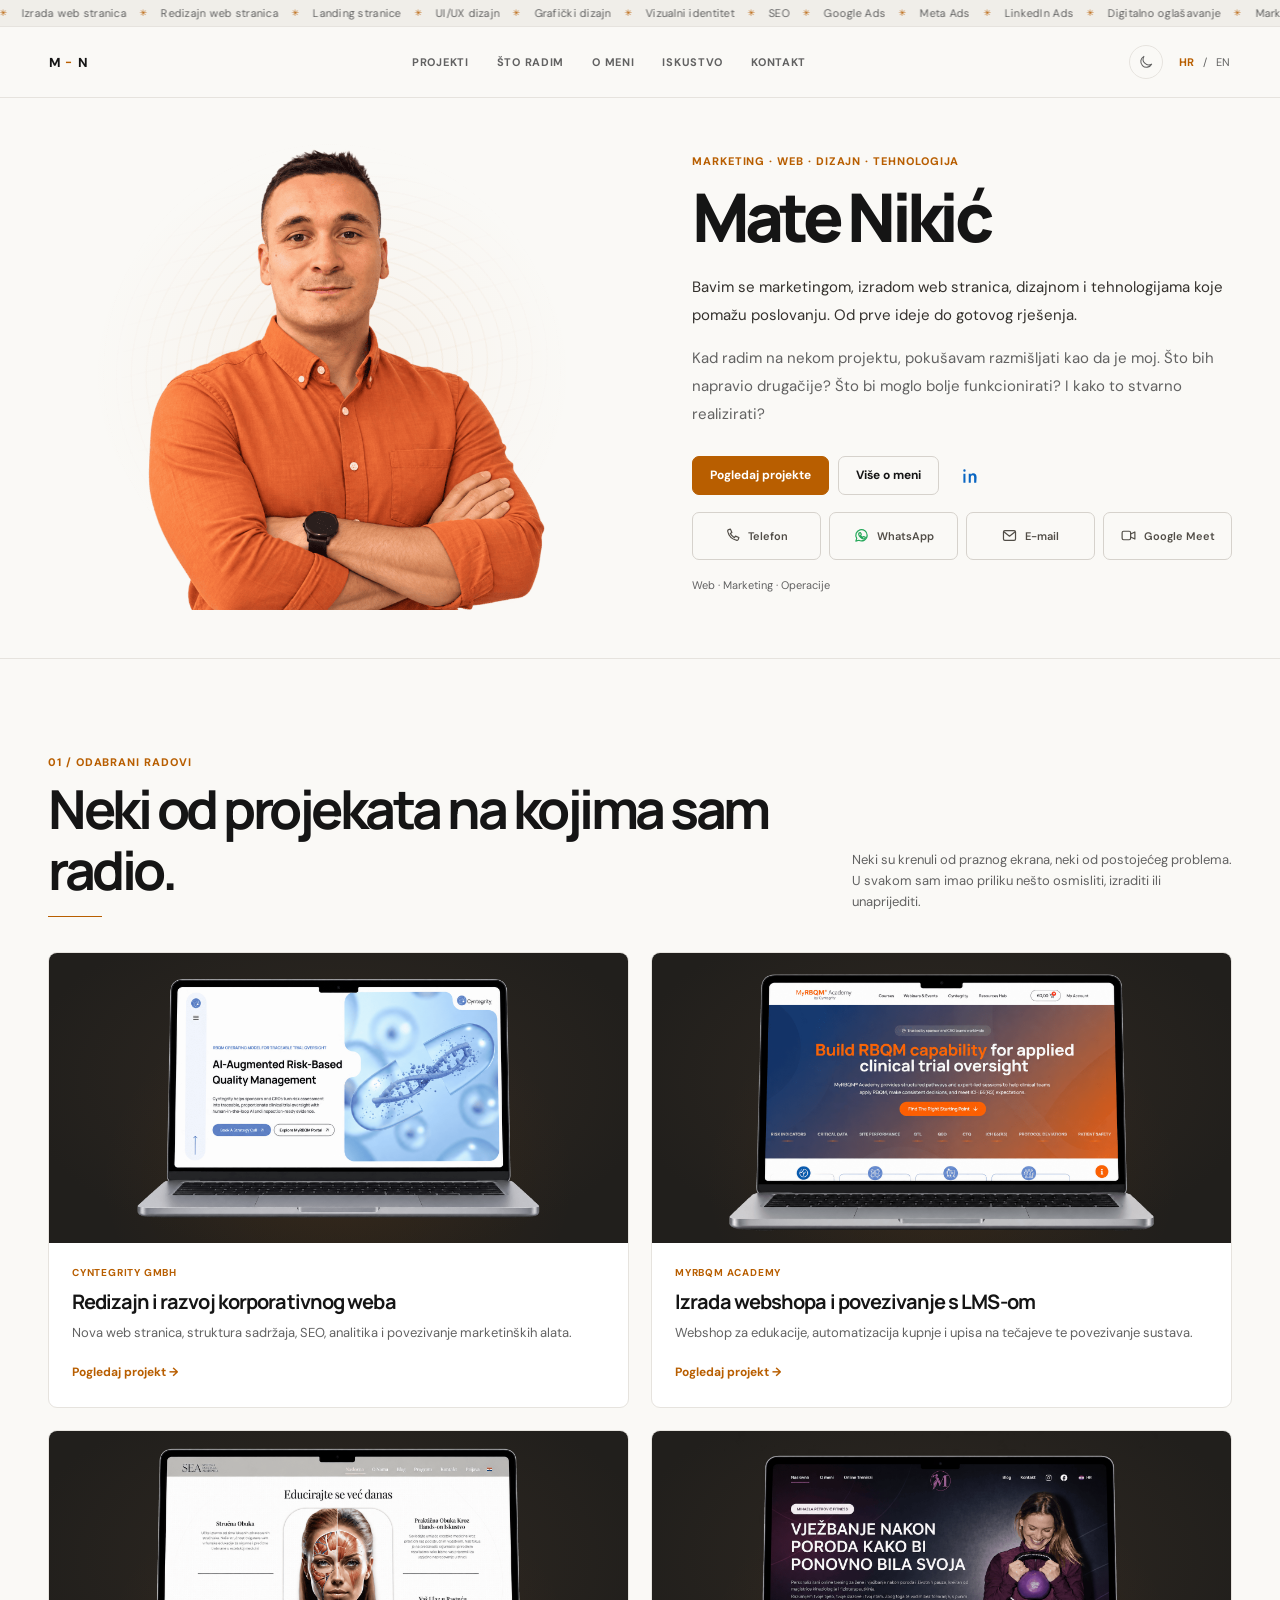
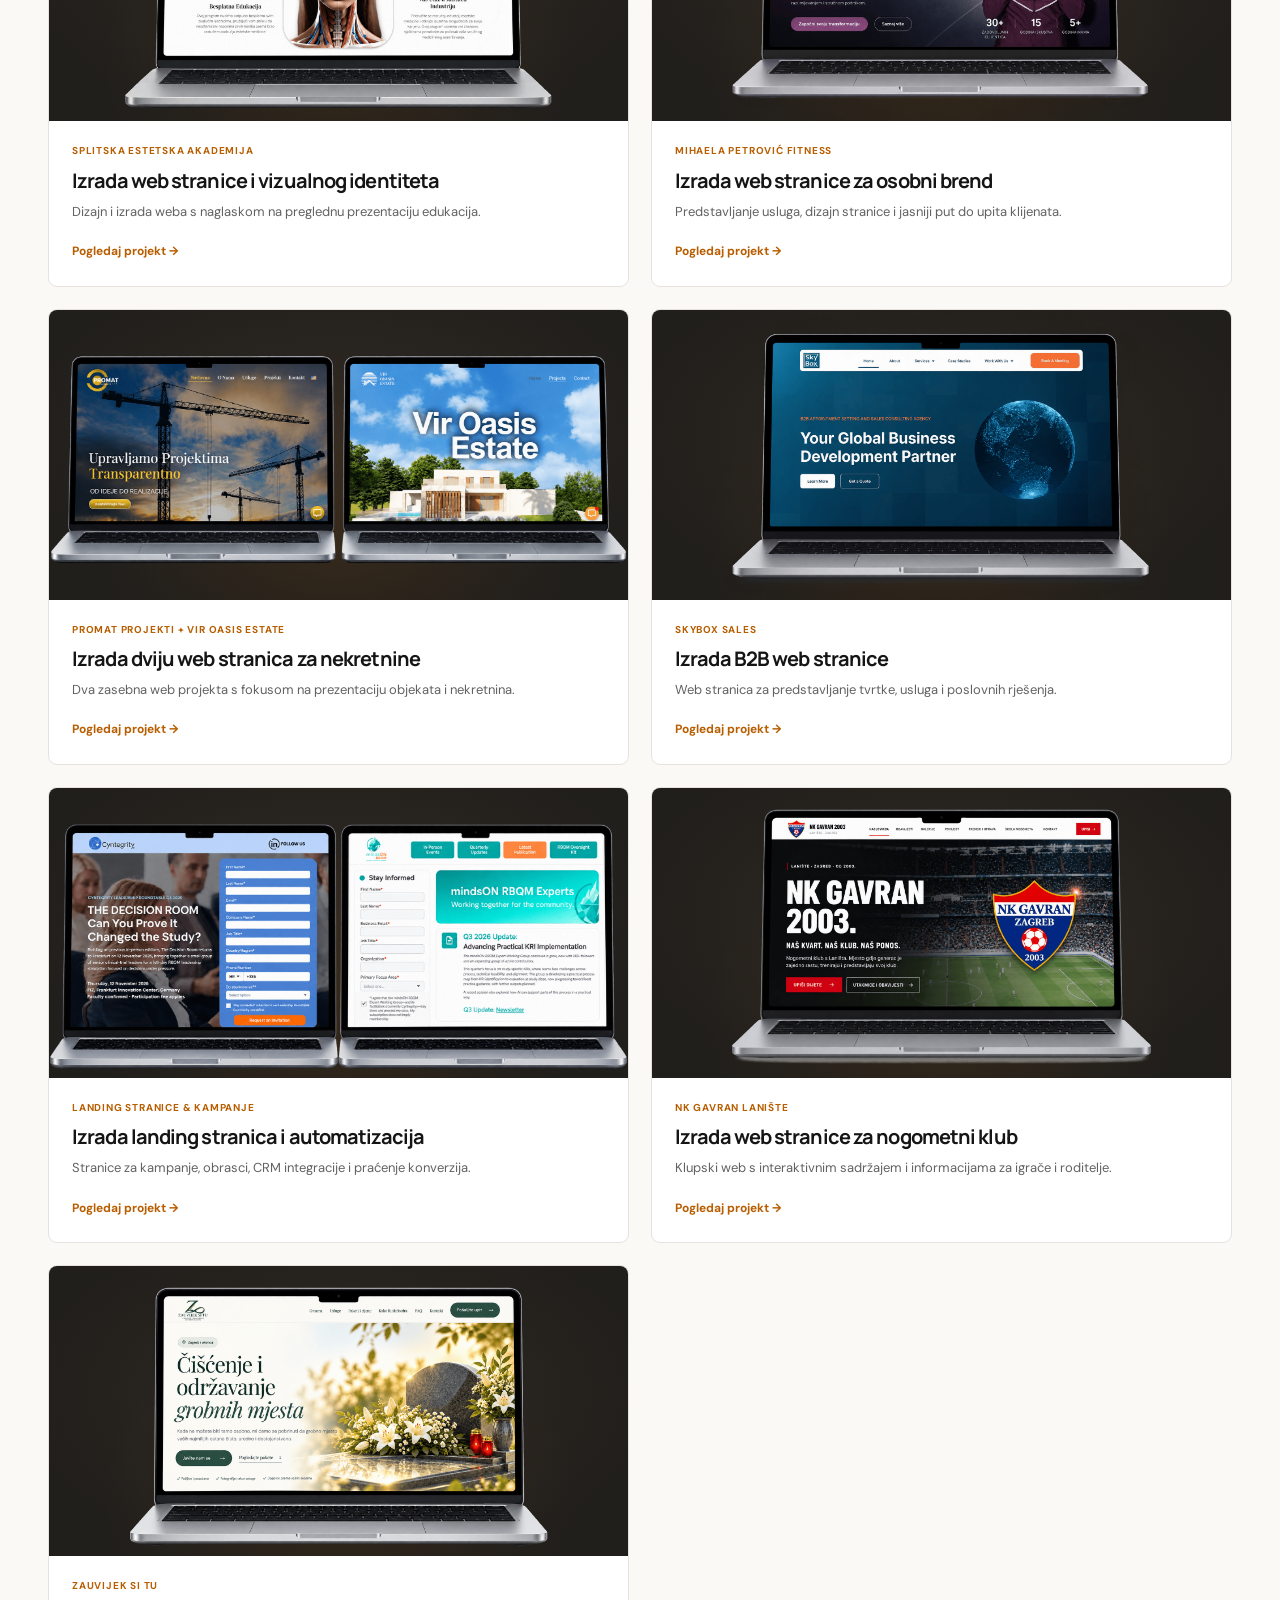
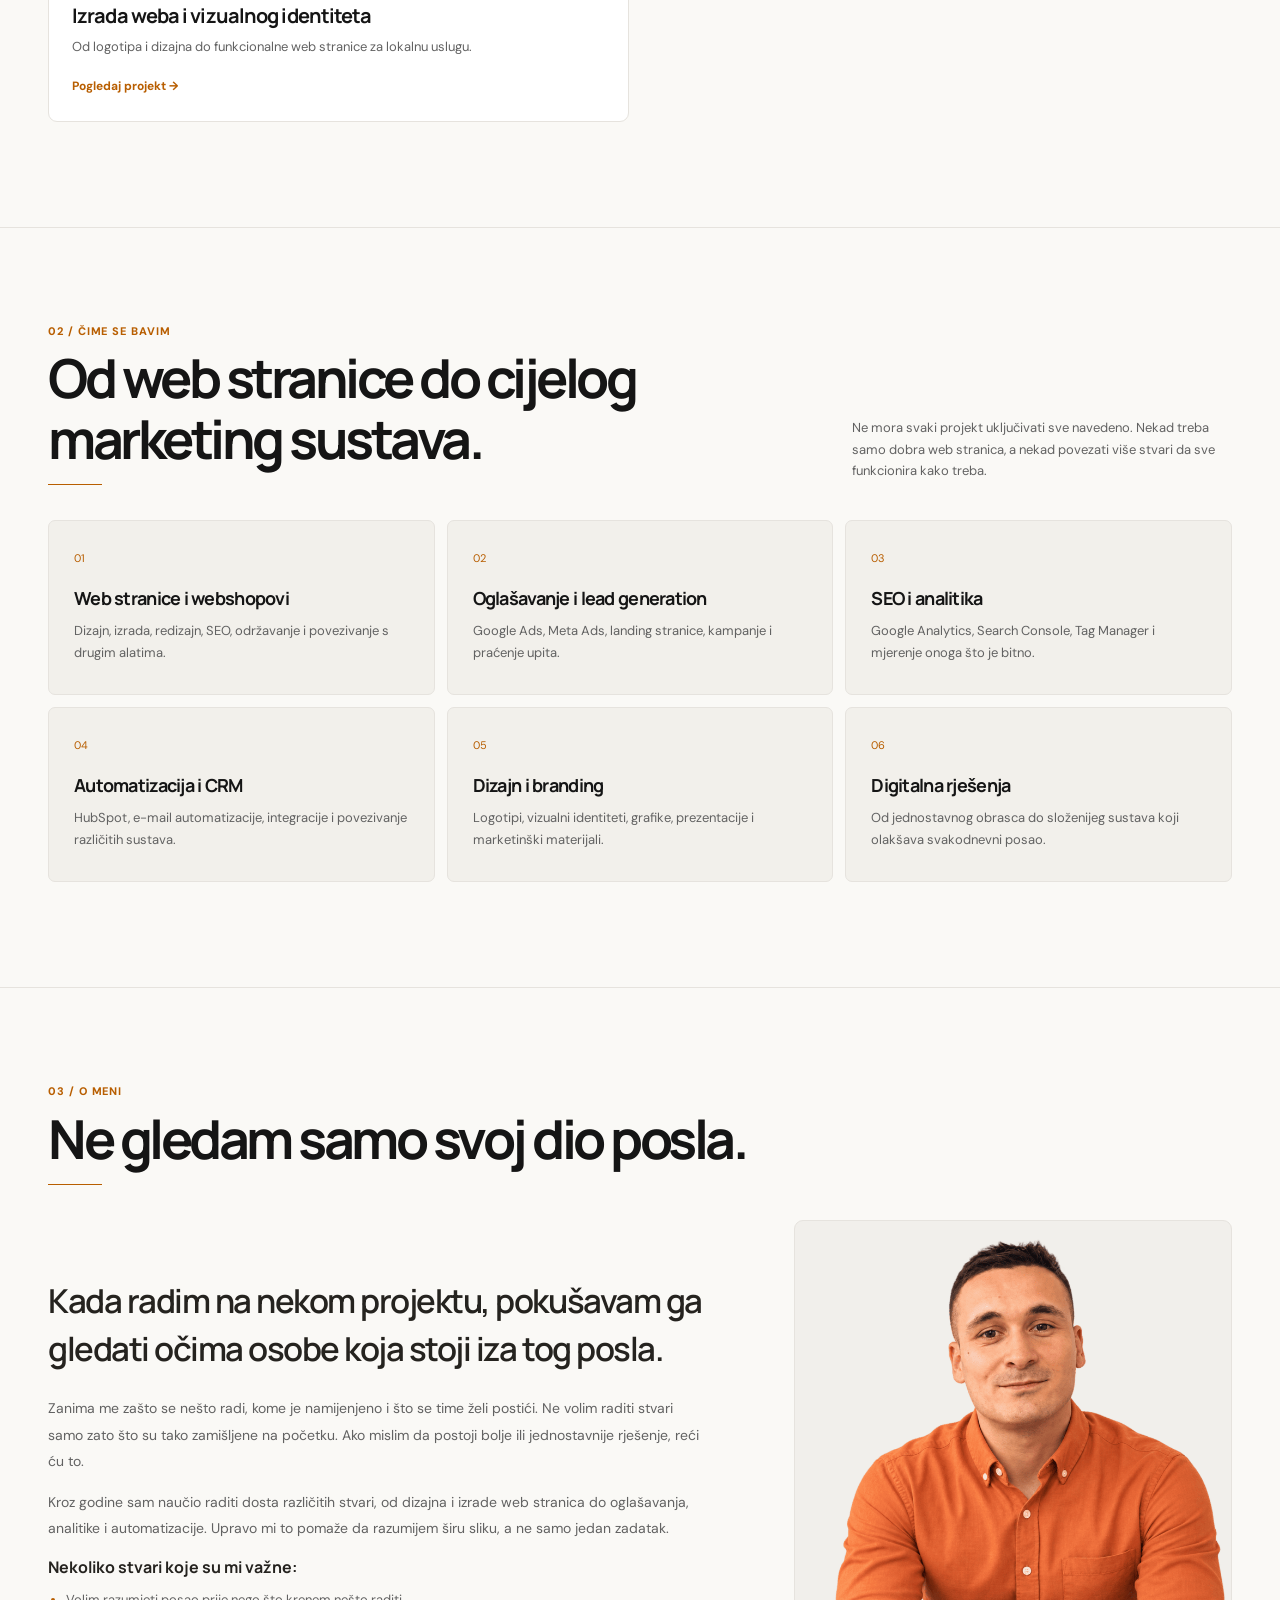
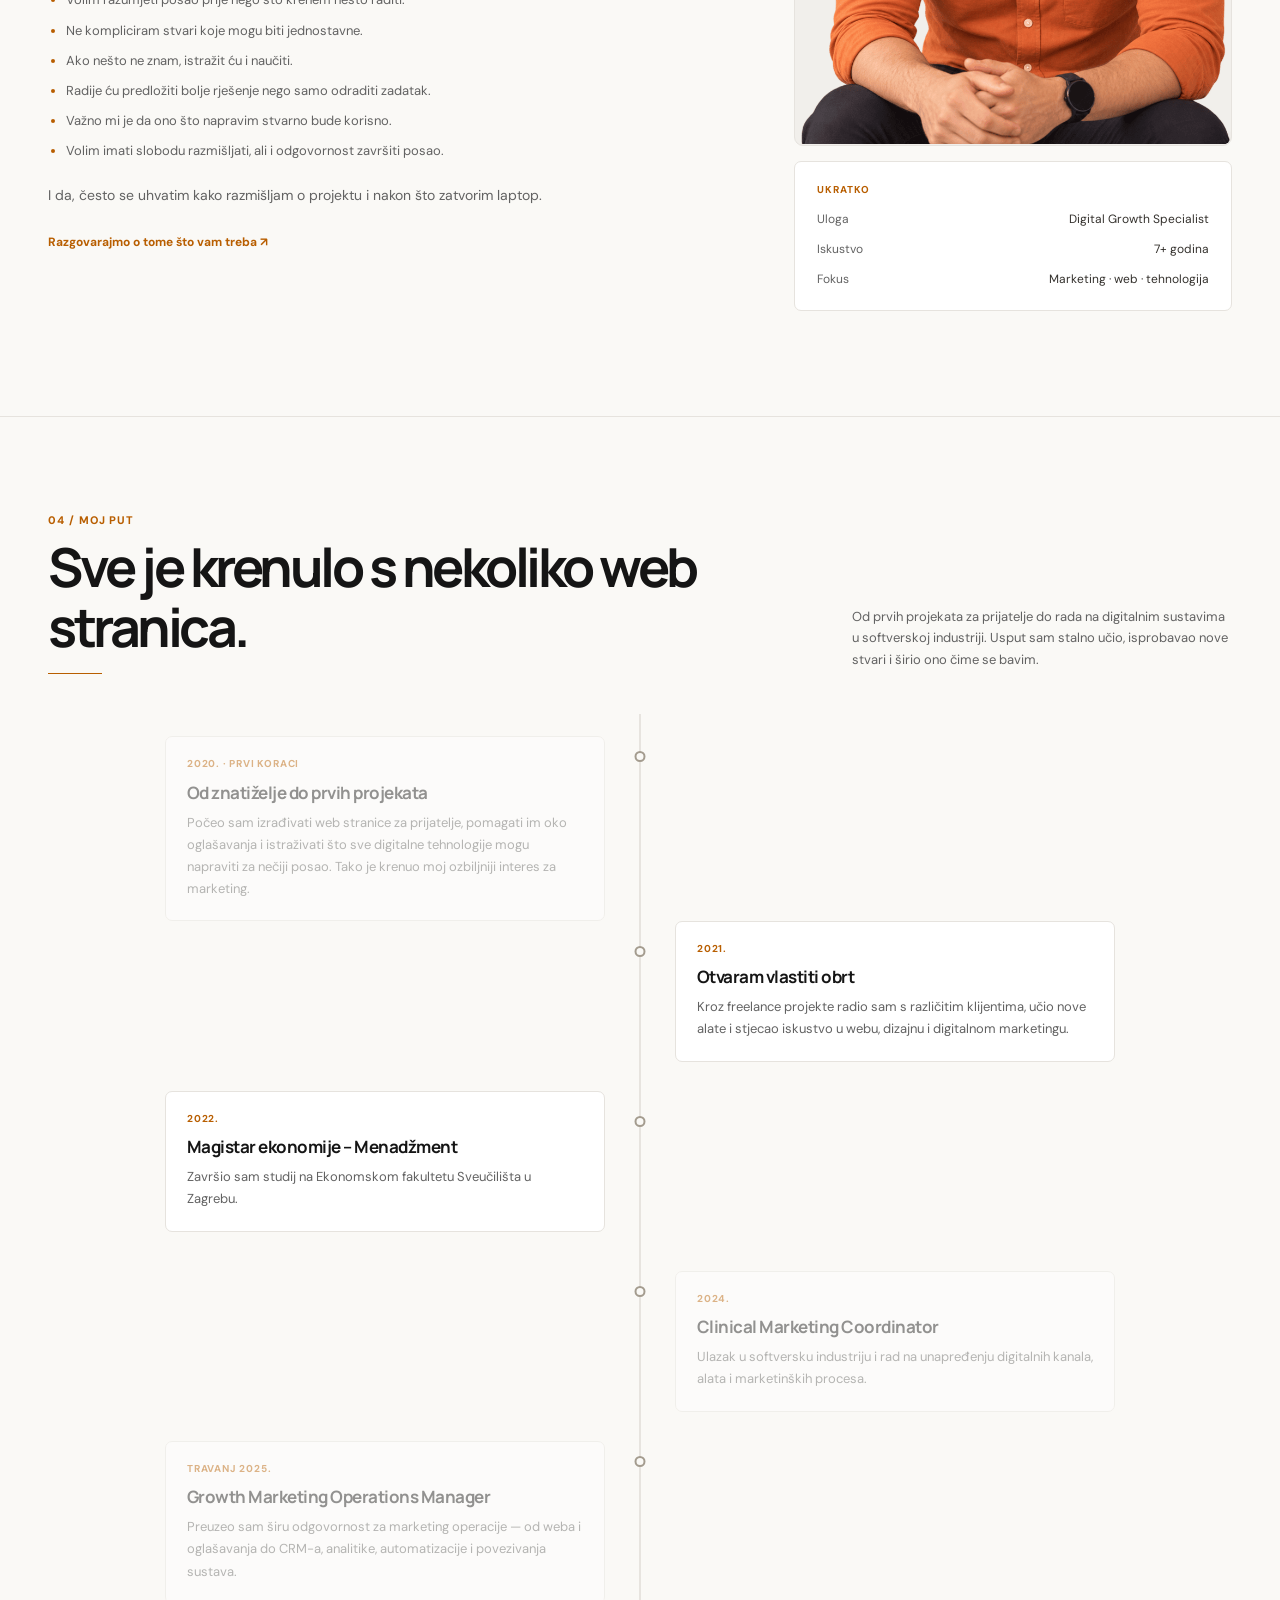
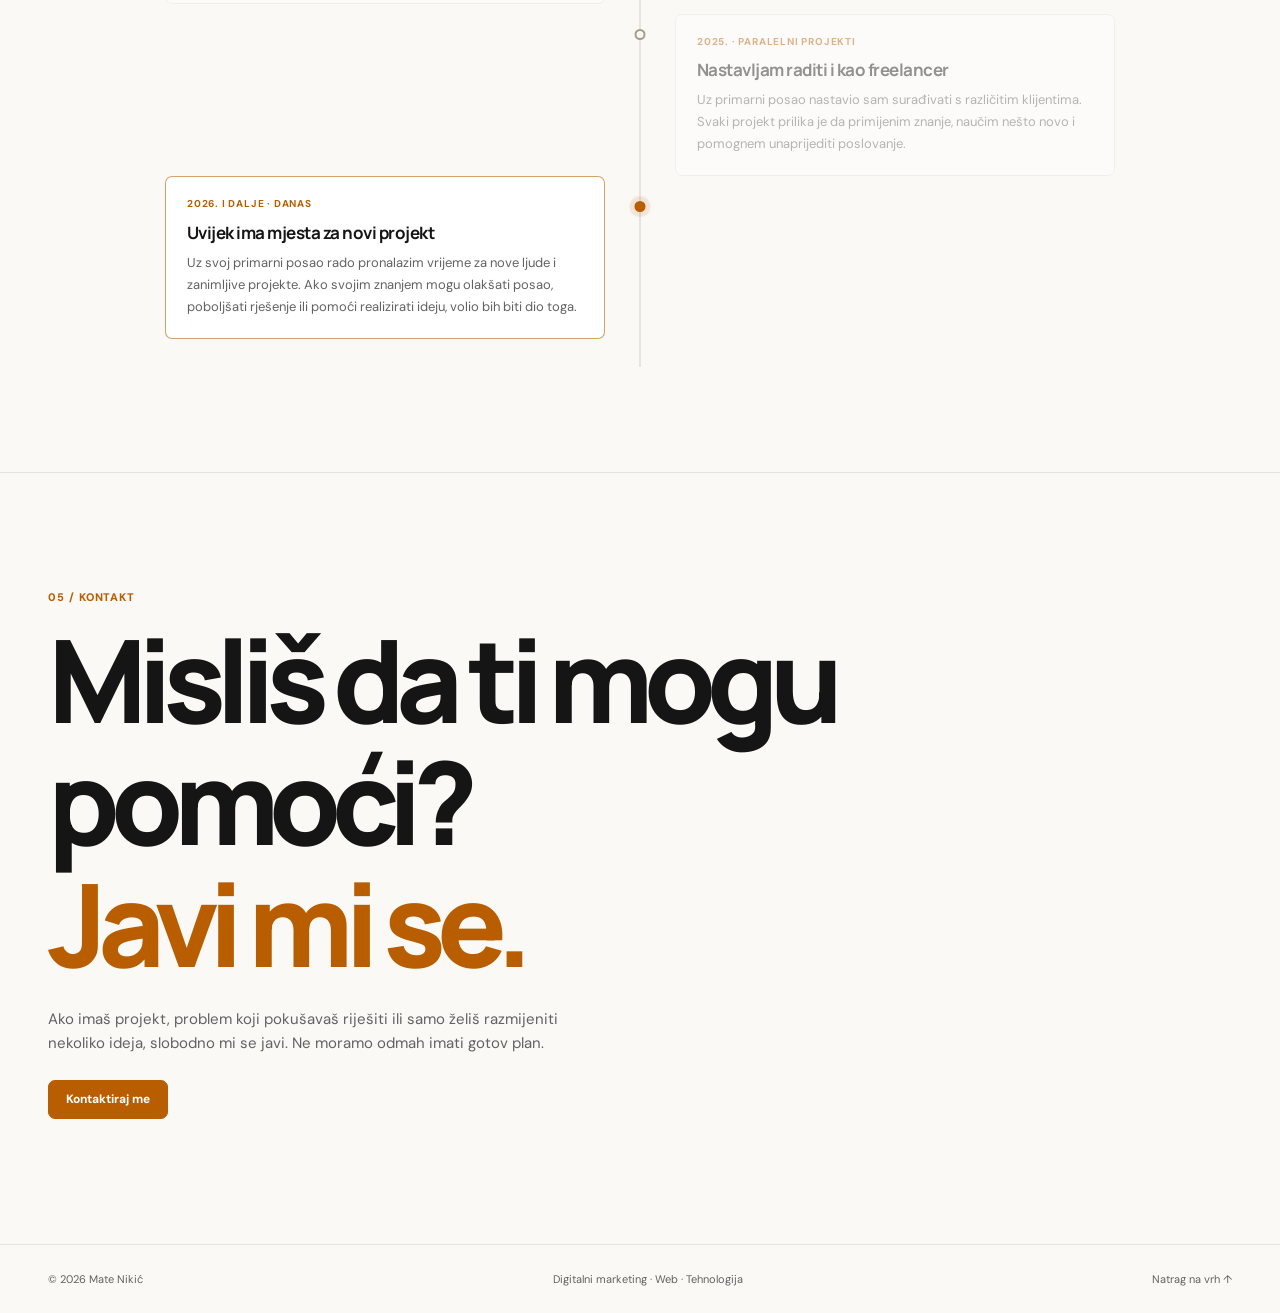
<file: index.html>
<!doctype html>
<html lang="hr">
<head>
  <meta charset="utf-8">
  <meta name="viewport" content="width=device-width, initial-scale=1">
  <meta name="theme-color" content="#080808">
  <meta name="description" content="Mate Nikić povezuje web, marketing, tehnologiju i operacije kako bi tvrtke jasnije pokazale svoju vrijednost.">
  <meta property="og:type" content="website">
  <meta property="og:title" content="Mate Nikić — Growth Marketing Operations Manager">
  <meta property="og:description" content="Digital experiences, marketing operations and selected projects.">
  <meta property="og:image" content="assets/mate-portrait.png">
  <meta name="twitter:card" content="summary_large_image">
  <link rel="canonical" href="./">
  <link rel="preconnect" href="https://fonts.googleapis.com">
  <link rel="preconnect" href="https://fonts.gstatic.com" crossorigin>
  <link href="https://fonts.googleapis.com/css2?family=DM+Sans:wght@400;500;600;700&family=Manrope:wght@400;500;600;700;800&display=swap" rel="stylesheet">
  <script>
    try {
      const savedTheme = localStorage.getItem("mate-portfolio-theme");
      const theme = savedTheme === "light" || savedTheme === "dark"
        ? savedTheme
        : (window.matchMedia("(prefers-color-scheme: dark)").matches ? "dark" : "light");
      document.documentElement.dataset.theme = theme;
      document.documentElement.style.colorScheme = theme;
      document.querySelector('meta[name="theme-color"]').content = theme === "light" ? "#FAF9F6" : "#080808";
    } catch (error) {
      const theme = window.matchMedia("(prefers-color-scheme: dark)").matches ? "dark" : "light";
      document.documentElement.dataset.theme = theme;
      document.documentElement.style.colorScheme = theme;
      document.querySelector('meta[name="theme-color"]').content = theme === "light" ? "#FAF9F6" : "#080808";
      console.info("Theme preference could not be read.", error);
    }
  </script>
  <link rel="stylesheet" href="assets/v2.css">
  <title>Mate Nikić — Growth Marketing Operations Manager</title>
  <script defer src="assets/projects.js"></script>
  <script defer src="assets/i18n.js"></script>
  <script defer src="assets/v2.js"></script>
</head>
<body id="top">
  <div class="ticker">
    <div class="ticker-track" id="ticker-track" tabindex="0" role="group" aria-label="Teme portfelja" data-v2-aria-label="tickerLabel">
      <span class="ticker-copy" id="ticker-copy"><span class="ticker-separator" aria-hidden="true">✳</span><span class="ticker-phrase">Web razvoj</span><span class="ticker-separator" aria-hidden="true">✳</span><span class="ticker-phrase">Growth marketing</span><span class="ticker-separator" aria-hidden="true">✳</span><span class="ticker-phrase">Marketinške operacije</span><span class="ticker-separator" aria-hidden="true">✳</span><span class="ticker-phrase">Kreativno rješavanje problema</span><span class="ticker-separator" aria-hidden="true">✳</span><span class="ticker-phrase">Analitika</span><span class="ticker-separator" aria-hidden="true">✳</span><span class="ticker-phrase">Automatizacija</span><span class="ticker-separator" aria-hidden="true">✳</span><span class="ticker-phrase">Digitalna iskustva</span><span class="ticker-separator" aria-hidden="true">✳</span><span class="ticker-phrase">Dizajn</span><span class="ticker-separator" aria-hidden="true">✳</span><span class="ticker-phrase">Bolje web stranice</span></span>
      <span class="ticker-copy" aria-hidden="true"><span class="ticker-separator">✳</span><span class="ticker-phrase">Web razvoj</span><span class="ticker-separator">✳</span><span class="ticker-phrase">Growth marketing</span><span class="ticker-separator">✳</span><span class="ticker-phrase">Marketinške operacije</span><span class="ticker-separator">✳</span><span class="ticker-phrase">Kreativno rješavanje problema</span><span class="ticker-separator">✳</span><span class="ticker-phrase">Analitika</span><span class="ticker-separator">✳</span><span class="ticker-phrase">Automatizacija</span><span class="ticker-separator">✳</span><span class="ticker-phrase">Digitalna iskustva</span><span class="ticker-separator">✳</span><span class="ticker-phrase">Dizajn</span><span class="ticker-separator">✳</span><span class="ticker-phrase">Bolje web stranice</span></span>
    </div>
  </div>
  <header class="header">
    <div class="wrap nav">
      <a href="#top" class="brand" aria-label="Mate Nikić — naslovnica">
        <span class="logo-glyph" data-logo-character="M">M</span><span class="logo-separator" data-logo-character="−" aria-hidden="true">−</span><span class="logo-glyph" data-logo-character="N">N</span>
      </a>
      <nav class="navlinks" id="main-navigation" aria-label="Glavna navigacija">
        <a href="#work" data-nav="work">Projekti</a>
        <a href="#areas" data-nav="areas">Područja rada</a>
        <a href="#about" data-nav="about">O meni</a>
        <a href="#experience" data-nav="experience">Iskustvo</a>
        <a href="#hero-contact-options" data-nav="contact" data-contact-anchor>Kontakt</a>
      </nav>
      <div class="navend">
        <button class="theme-toggle" type="button" data-theme-toggle aria-label="Promijeni u svijetlu temu" aria-pressed="false">
          <svg class="theme-icon theme-icon-sun" viewBox="0 0 24 24" aria-hidden="true"><circle cx="12" cy="12" r="4"></circle><path d="M12 2v2m0 16v2M4.93 4.93l1.42 1.42m11.3 11.3 1.42 1.42M2 12h2m16 0h2M4.93 19.07l1.42-1.42m11.3-11.3 1.42-1.42"></path></svg>
          <svg class="theme-icon theme-icon-moon" viewBox="0 0 24 24" aria-hidden="true"><path d="M20.4 15.2A8.5 8.5 0 0 1 8.8 3.6 8.6 8.6 0 1 0 20.4 15.2Z"></path></svg>
        </button>
        <div class="language-switch" role="group" aria-label="Jezik">
          <button type="button" data-language="hr" aria-pressed="true">HR</button>
          <span aria-hidden="true">/</span>
          <button type="button" data-language="en" aria-pressed="false">EN</button>
        </div>
        <button class="menu" id="menu-toggle" type="button" aria-controls="main-navigation" aria-expanded="false" aria-label="Otvori navigaciju">☰</button>
      </div>
    </div>
  </header>

  <main>
    <section class="hero wrap" id="hero" aria-labelledby="hero-title">
      <div class="hero-art reveal">
        <div class="globe" aria-hidden="true"></div>
        <img class="hero-photo" src="assets/mate-portrait.png" alt="Portret Mate Nikića" data-v2-alt="portraitAlt" width="800" height="787" fetchpriority="high" decoding="async">
      </div>
      <div class="hero-copy reveal">
        <div class="eyebrow" data-v2="heroEyebrow">Marketing · Web · Dizajn · Tehnologija</div>
        <h1 id="hero-title">Mate Nikić</h1>
        <p class="intro-strong" data-v2="heroIntro">Bavim se marketingom, izradom web stranica, dizajnom i tehnologijama koje pomažu poslovanju. Od prve ideje do gotovog rješenja.</p>
        <p class="hero-detail" data-v2="heroDetail">Kad radim na nekom projektu, pokušavam razmišljati kao da je moj. Što bih napravio drugačije? Što bi moglo bolje funkcionirati? I kako to stvarno realizirati?</p>
        <div class="actions">
          <a class="btn primary" href="#work" data-v2="heroProjects">Pogledaj projekte</a>
          <a class="btn secondary" href="#about" data-v2="heroAbout">Više o meni</a>
          <a class="btn secondary linkedin-button" href="https://www.linkedin.com/in/mate-niki%C4%87/" target="_blank" rel="noopener noreferrer" aria-label="Mate Nikić na LinkedInu" data-i18n-aria-label="linkedinLabel">
            <svg viewBox="0 0 24 24" aria-hidden="true"><path d="M5.2 8.6H2.1V22h3.1V8.6ZM3.7 2a1.8 1.8 0 1 0 0 3.6 1.8 1.8 0 0 0 0-3.6ZM21.9 13.9c0-4-2.1-5.9-4.9-5.9a4.2 4.2 0 0 0-3.8 2.1V8.6h-3.1V22h3.1v-7.3c0-1.9.4-3.7 2.7-3.7s2.3 2.1 2.3 3.8V22h3.2l.5-8.1Z"></path></svg>
          </a>
        </div>
        <nav class="hero-contact-options" id="hero-contact-options" aria-label="Kontakt" data-v2-aria-label="contactOptionsLabel">
          <a class="contact-option" href="tel:+385993852422">
            <svg viewBox="0 0 24 24" aria-hidden="true"><path d="M6.6 3.8 9.1 3l2 4.8-2.2 1.5a14 14 0 0 0 5.8 5.8l1.5-2.2 4.8 2-.8 2.5a2 2 0 0 1-2 1.4A16.5 16.5 0 0 1 5.2 6a2 2 0 0 1 1.4-2.2Z"></path></svg>
            <span data-i18n="contactCall">Telefon</span>
          </a>
          <a class="contact-option contact-option-whatsapp" href="https://wa.me/385993852422" target="_blank" rel="noopener noreferrer">
            <svg viewBox="0 0 24 24" aria-hidden="true"><path d="M20 11.7a8 8 0 0 1-11.8 7L4 20l1.3-4A8 8 0 1 1 20 11.7Z"></path><path d="M9 8.5c.3-.5.6-.5.9-.5h.5c.2 0 .4.1.5.4l.8 1.8c.1.2.1.4-.1.6l-.7.8c-.2.2-.2.4-.1.6.6 1 1.4 1.8 2.4 2.3.2.1.4.1.6-.1l.8-.8c.2-.2.4-.2.6-.1l1.8.8c.3.1.4.3.4.5v.5c0 .3-.1.6-.5.9-.5.4-1.3.7-2.3.5-1.2-.2-2.6-.9-4-2.2-1.5-1.4-2.3-2.9-2.5-4.1-.2-.9.1-1.7.5-2.2Z"></path></svg>
            <span>WhatsApp</span>
          </a>
          <a class="contact-option" href="mailto:matenikicbiz@gmail.com">
            <svg viewBox="0 0 24 24" aria-hidden="true"><rect x="3.5" y="5" width="17" height="14" rx="2"></rect><path d="m4.5 7 7.5 6 7.5-6"></path></svg>
            <span data-i18n="contactEmailShort">E-mail</span>
          </a>
          <a class="contact-option" href="mailto:matenikicbiz@gmail.com?subject=Dogovor%20za%20Google%20Meet&amp;body=Bok%20Mate%2C%20volio%2Fla%20bih%20dogovoriti%20kratki%20Google%20Meet%20razgovor%20o%20mogu%C4%87oj%20suradnji." data-meet-request>
            <svg viewBox="0 0 24 24" aria-hidden="true"><rect x="3" y="6" width="12" height="12" rx="2"></rect><path d="m15 10 6-3v10l-6-3"></path></svg>
            <span>Google Meet</span>
          </a>
        </nav>
        <div class="tiny" data-v2="heroFocus">Web · Marketing · Operations</div>
      </div>
    </section>

    <section class="section" id="work" aria-labelledby="work-title">
      <div class="wrap">
        <div class="section-top reveal">
          <div>
            <div class="eyebrow" data-v2="workEyebrow">01 / ODABRANI RADOVI</div>
            <h2 id="work-title" data-v2="workTitle">Neki od projekata na kojima sam radio.</h2>
          </div>
          <p class="section-sub" data-v2="workIntro">Neki su krenuli od praznog ekrana, neki od postojećeg problema. U svakom sam imao priliku nešto osmisliti, izraditi ili unaprijediti.</p>
        </div>
        <div class="project-grid" id="projects" aria-label="Odabrani projekti" data-v2-aria-label="projectListLabel"></div>
      </div>
    </section>

    <section class="section" id="areas" aria-labelledby="areas-title">
      <div class="wrap">
        <div class="section-top reveal">
          <div>
            <div class="eyebrow" data-v2="areasEyebrow">02 / PODRUČJA RADA</div>
            <h2 id="areas-title" data-v2="areasTitle">Od web stranice do cijelog marketing sustava.</h2>
          </div>
          <p class="section-sub" data-v2="areasIntro">Ne mora svaki projekt uključivati sve navedeno. Nekad treba samo dobra web stranica, a nekad povezati više stvari da sve funkcionira kako treba.</p>
        </div>
        <div class="areas" id="expertise-list"></div>
      </div>
    </section>

    <section class="section" id="about" aria-labelledby="about-title">
      <div class="wrap">
        <div class="section-top reveal">
          <div>
            <div class="eyebrow" data-v2="aboutEyebrow">03 / O MENI</div>
            <h2 id="about-title" data-v2="aboutTitle">Ne gledam samo svoj dio posla.</h2>
          </div>
        </div>
        <div class="about-grid">
          <div class="about-copy reveal">
            <p class="about-lead" data-v2="aboutIntro">Kada radim na nekom projektu, pokušavam ga gledati očima osobe koja stoji iza tog posla.</p>
            <p data-v2="aboutBodyOne">Zanima me zašto se nešto radi, kome je namijenjeno i što se time želi postići. Ne volim raditi stvari samo zato što su tako zamišljene na početku. Ako mislim da postoji bolje ili jednostavnije rješenje, reći ću to.</p>
            <p data-v2="aboutBodyTwo">Kroz godine sam naučio raditi dosta različitih stvari, od dizajna i izrade web stranica do oglašavanja, analitike i automatizacije. Upravo mi to pomaže da razumijem širu sliku, a ne samo jedan zadatak.</p>
            <div class="about-summary">
              <h3 data-v2="aboutValuesHeading">Nekoliko stvari koje su mi važne:</h3>
              <ul class="about-points">
                <li data-v2="aboutValue1">Volim razumjeti posao prije nego što krenem nešto raditi.</li>
                <li data-v2="aboutValue2">Ne kompliciram stvari koje mogu biti jednostavne.</li>
                <li data-v2="aboutValue3">Ako nešto ne znam, istražit ću i naučiti.</li>
                <li data-v2="aboutValue4">Radije ću predložiti bolje rješenje nego samo odraditi zadatak.</li>
                <li data-v2="aboutValue5">Važno mi je da ono što napravim stvarno bude korisno.</li>
                <li data-v2="aboutValue6">Volim imati slobodu razmišljati, ali i odgovornost završiti posao.</li>
              </ul>
            </div>
            <p data-v2="aboutClosing">I da, često se uhvatim kako razmišljam o projektu i nakon što zatvorim laptop.</p>
            <a class="text-link" href="#hero-contact-options" data-v2="aboutContact" data-contact-anchor>Kontaktiraj me</a>
          </div>
          <div class="about-aside reveal">
            <div class="about-image">
              <img src="assets/mate-portrait1.png" alt="Mate Nikić — fotografija iz odjeljka O meni" data-v2-alt="aboutPortraitAlt" width="800" height="960" loading="lazy" decoding="async">
            </div>
            <div class="facts-panel">
              <p class="panel-label" data-v2="aboutFacts">UKRATKO</p>
              <dl>
                <div><dt data-i18n="factRole">Uloga</dt><dd data-i18n="factRoleValue">Growth Marketing Operations Manager</dd></div>
                <div><dt data-i18n="factExperience">Iskustvo</dt><dd data-i18n="factExperienceValue">7+ godina</dd></div>
                <div><dt data-i18n="factFocus">Fokus</dt><dd data-i18n="factFocusValue">Marketing · web · tehnologija</dd></div>
              </dl>
            </div>
          </div>
        </div>
      </div>
    </section>

    <section class="section timeline-section" id="experience" aria-labelledby="experience-title">
      <div class="wrap">
        <div class="section-top reveal">
          <div>
            <div class="eyebrow" data-v2="timelineEyebrow">04 / MOJ PUT</div>
            <h2 id="experience-title" data-v2="timelineTitle">Sve je krenulo s nekoliko web stranica.</h2>
          </div>
          <p class="section-sub" data-v2="timelineIntro">Od prvih projekata za prijatelje do rada na digitalnim sustavima u softverskoj industriji. Usput sam stalno učio, isprobavao nove stvari i širio ono čime se bavim.</p>
        </div>
        <div class="timeline-shell">
          <div class="timeline-track" aria-hidden="true"><span class="timeline-progress"></span></div>
          <ol class="career-timeline" id="career-timeline" aria-label="Profesionalno iskustvo" data-v2-aria-label="timelineListLabel"></ol>
        </div>
      </div>
    </section>

    <section class="contact" id="contact" aria-labelledby="contact-title">
      <div class="wrap">
        <div class="eyebrow" data-v2="contactEyebrow">05 / KONTAKT</div>
        <h2 class="reveal" id="contact-title" data-v2-html="contactTitle">Misliš da ti mogu pomoći?<br><span>Javi mi se.</span></h2>
        <p data-v2="contactIntro">Ako imaš projekt, problem koji pokušavaš riješiti ili samo želiš razmijeniti nekoliko ideja, slobodno mi se javi. Ne moramo odmah imati gotov plan.</p>
        <div class="actions contact-actions">
          <a class="btn primary" href="#hero-contact-options" data-v2="contactPrimary" data-contact-anchor>Kontaktiraj me</a>
        </div>
      </div>
    </section>
  </main>

  <footer class="footer">
    <div class="wrap footer-inner">
      <span>© <span id="year"></span> Mate Nikić</span>
      <span data-v2="footerFocus">Digitalni marketing · Web · Tehnologija</span>
      <a href="#top" data-v2="backToTop">Natrag na vrh ↑</a>
    </div>
  </footer>
</body>
</html>
</file>
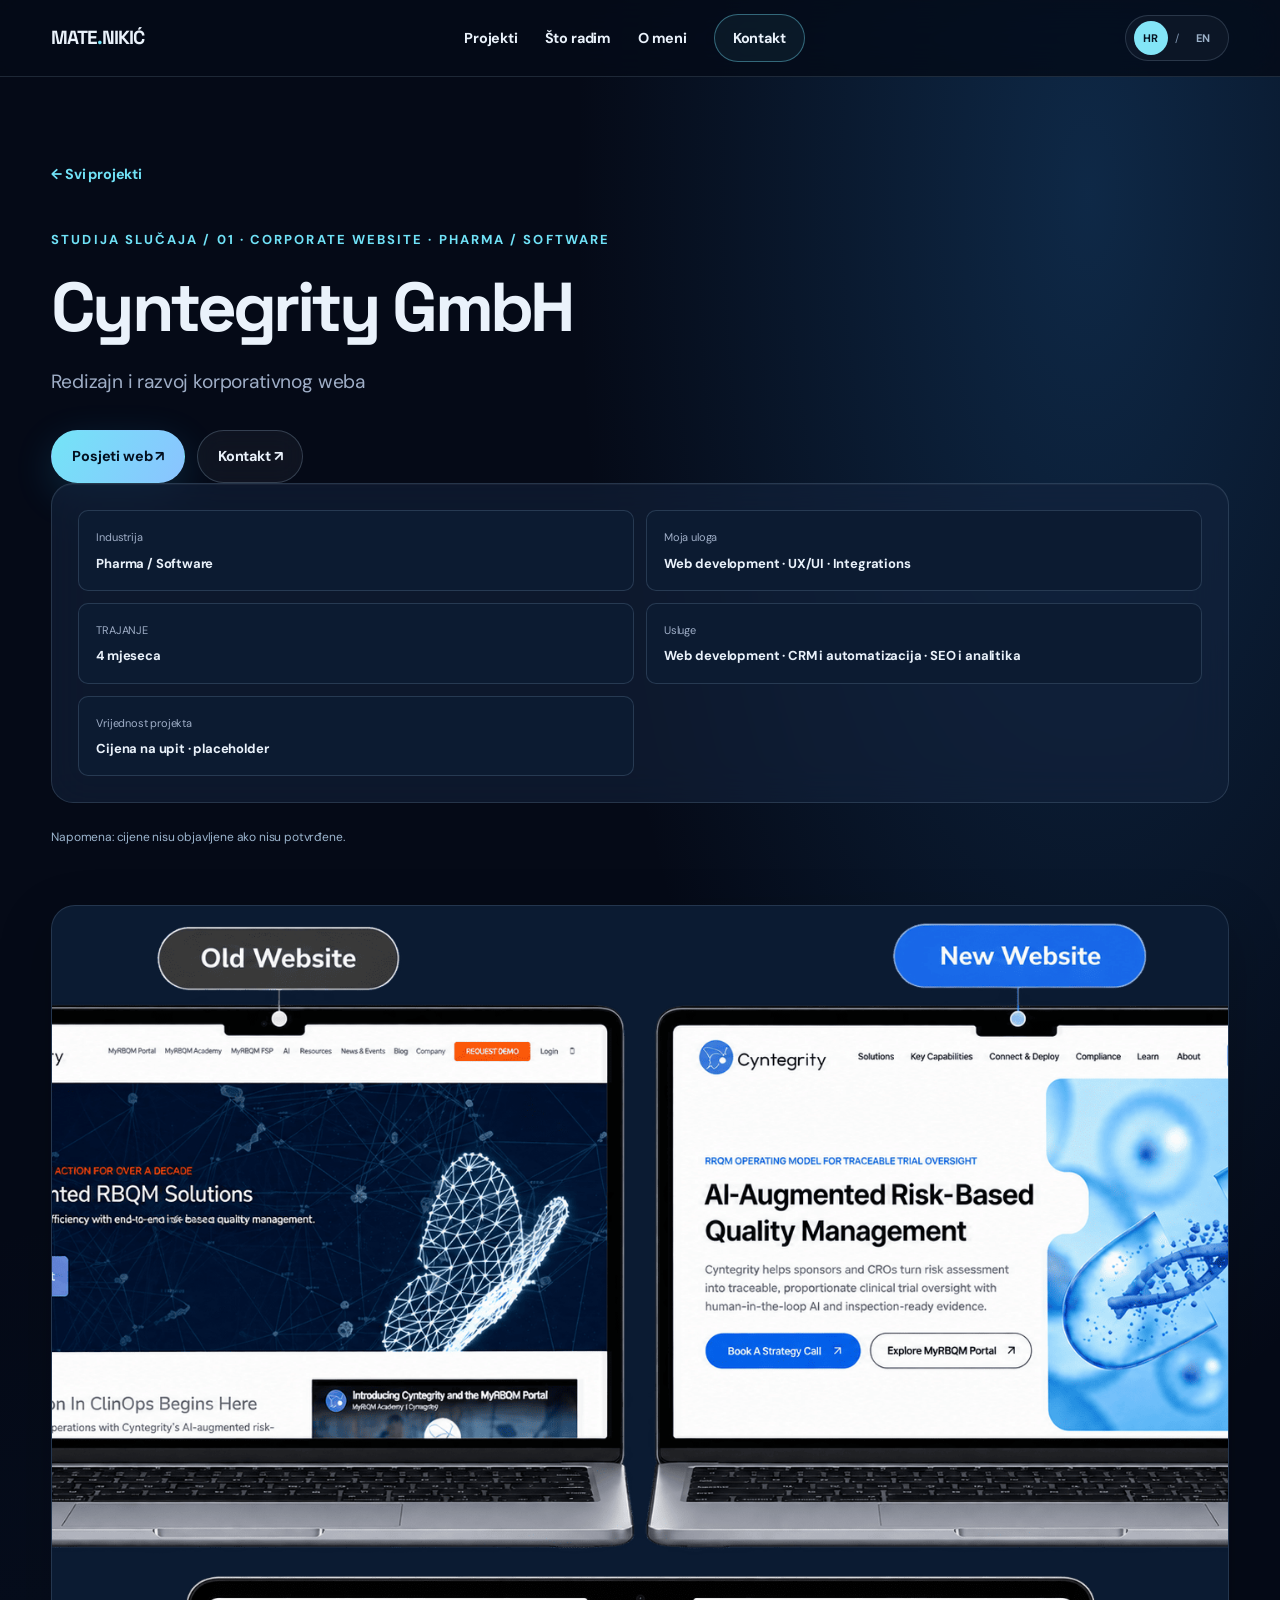
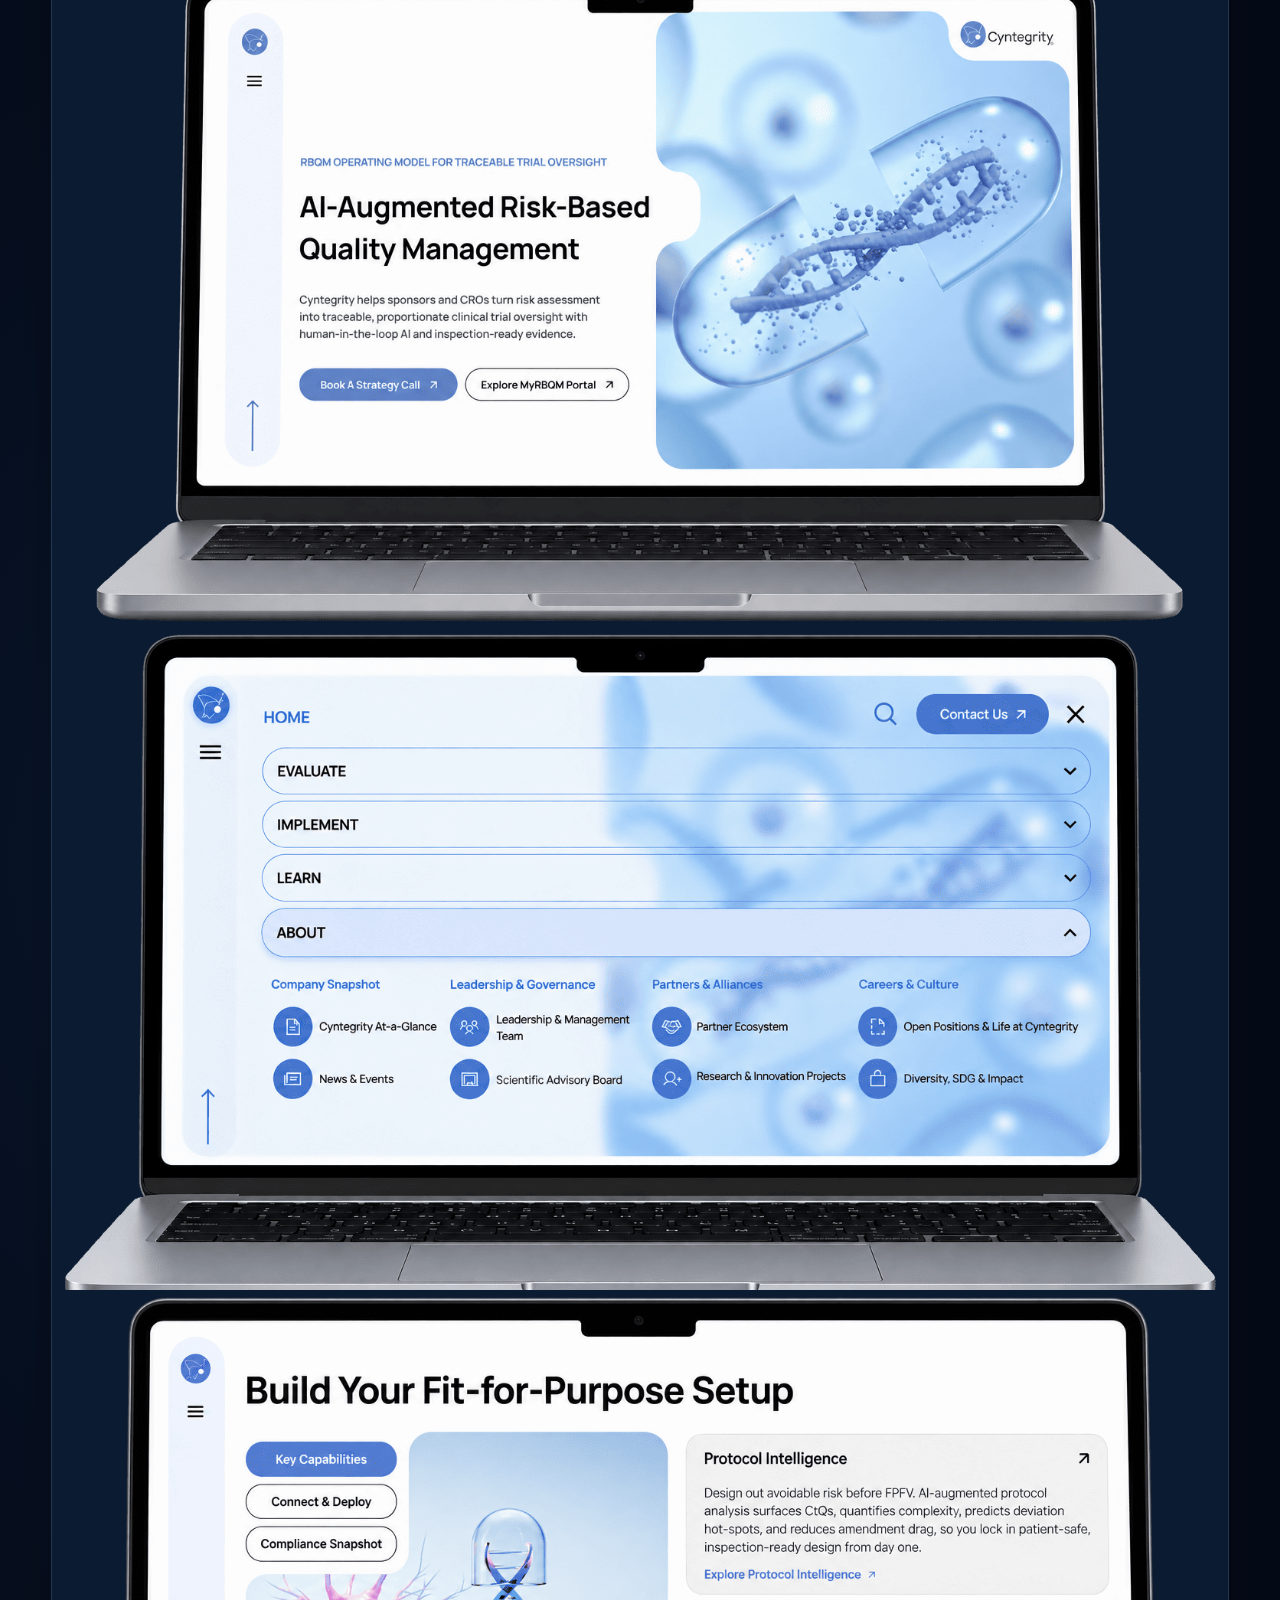
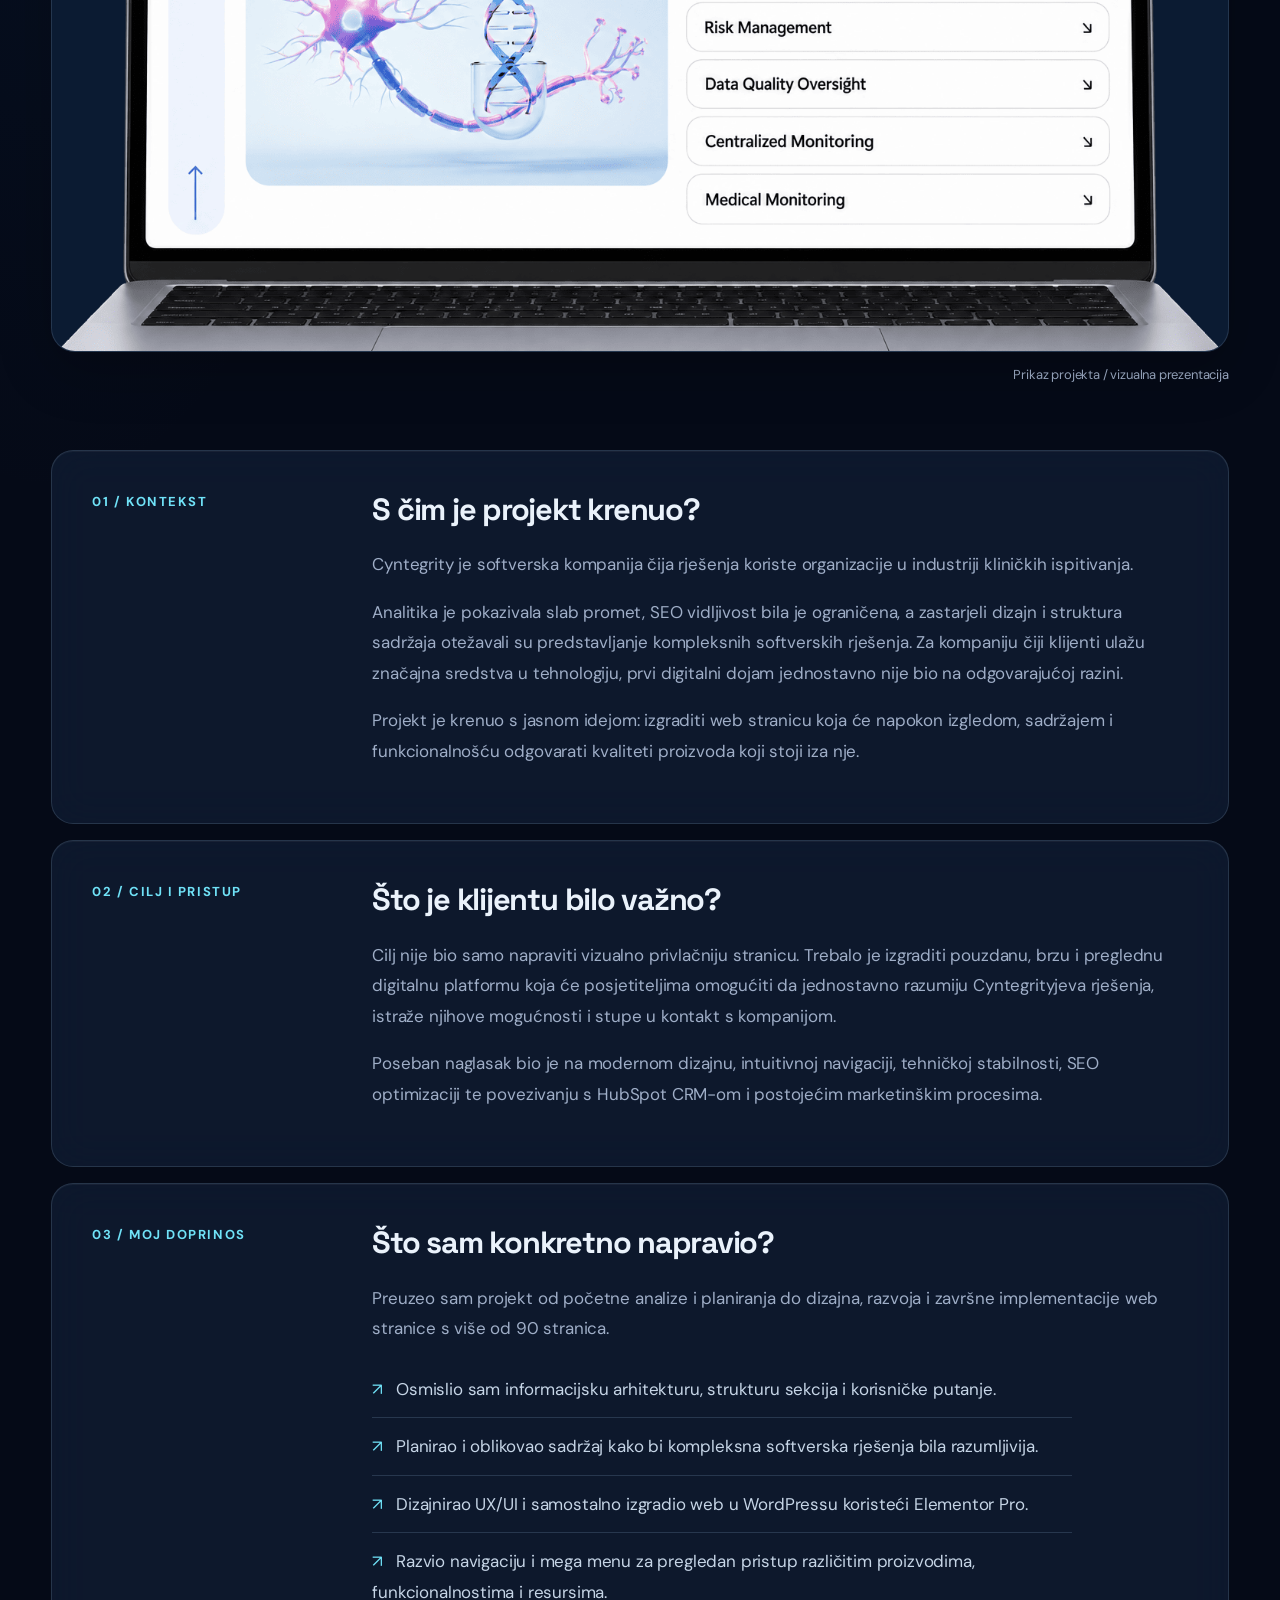
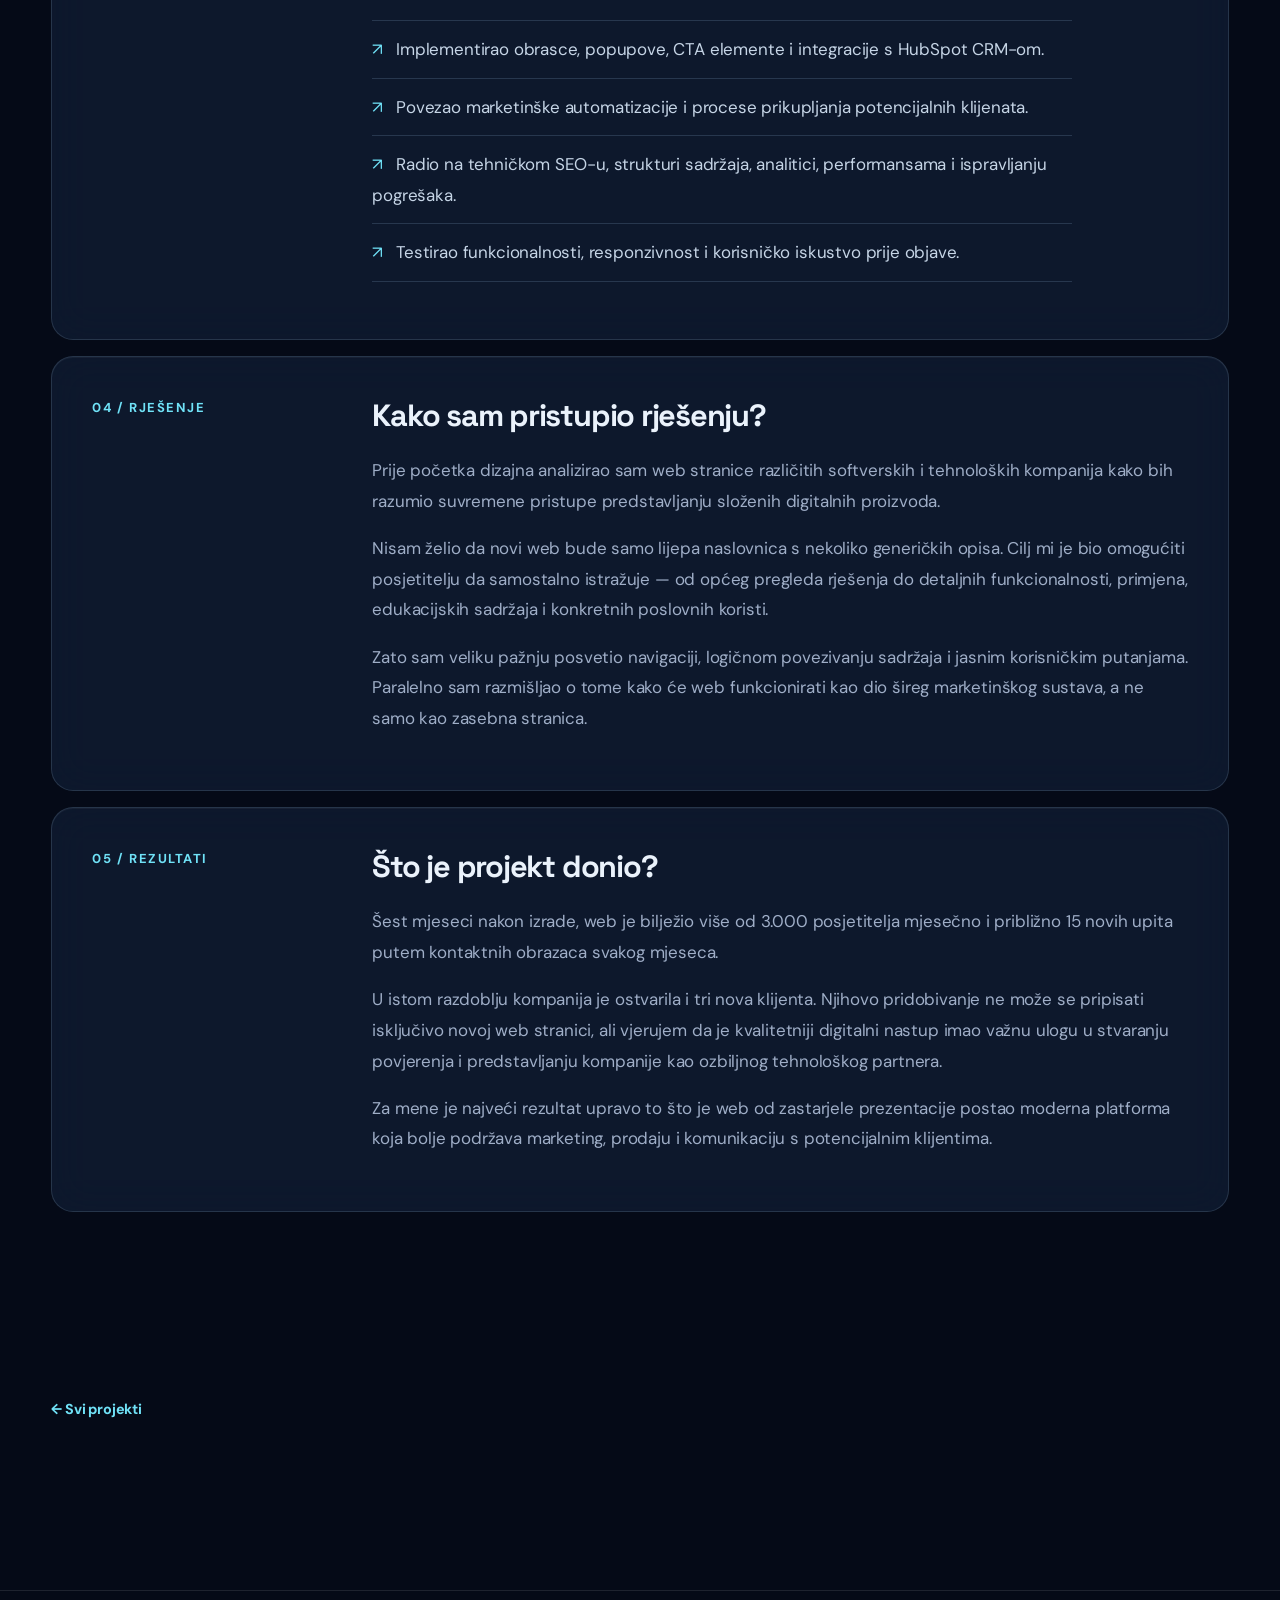
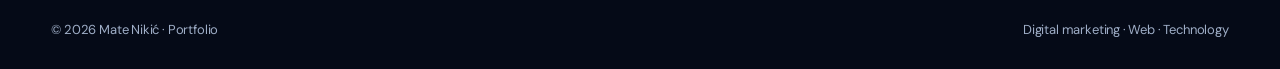
<file: projects/cyntegrity/index.html>
<!DOCTYPE html>

<html lang="hr"><head><meta charset="utf-8"/><meta content="width=device-width,initial-scale=1" name="viewport"/><meta content="#050b17" name="theme-color"/><meta content="Redizajn i razvoj korporativne web stranice za tehnološku tvrtku specijaliziranu za upravljanje kvalitetom i rizicima u kliničkim ispitivanjima. Cilj je bio modernizirati digitalni nastup, unaprijediti korisničko iskustvo i povezati web s marketinškim i prodajnim procesima." name="description"/><title>Cyntegrity GmbH | Mate Nikić</title><link href="../../assets/style.css" rel="stylesheet"/></head><body><header class="top"><nav class="wrap nav"><a class="logo" href="../../index.html">MATE<span>.</span>NIKIĆ</a><button aria-expanded="false" aria-label="Otvori navigaciju" class="navbtn">☰ Menu</button><div class="navlinks"><a href="../../index.html#work">Projekti</a><a href="../../index.html#expertise">Što radim</a><a href="../../index.html#about">O meni</a><a href="../../index.html#contact">Kontakt ↗</a></div></nav></header><main><div class="wrap"><section class="detail-hero"><a class="back" href="../../index.html#work">← Svi projekti</a><div class="eyebrow" style="margin-top:42px">Studija slučaja / 01 · Corporate website · Pharma / Software</div><h1>Cyntegrity GmbH</h1><p class="lead">Redizajn i izrada korporativne web stranice</p><div class="actions"><a class="btn primary" href="https://cyntegrity.com" rel="noopener noreferrer" target="_blank">Posjeti web ↗</a><a class="btn" href="../../index.html#contact">Kontakt ↗</a></div><div class="case-facts"><div><span>Industrija</span><strong>Pharma / Software</strong></div><div><span>Moja uloga</span><strong>Web development · UX/UI · Integrations</strong></div><div><span>Trajanje</span><strong>4 mjeseca</strong></div><div><span>Usluge</span><strong>Web development · CRM &amp; automatizacija · SEO &amp; analitika</strong></div><div><span>Vrijednost projekta</span><strong>Cijena na upit · placeholder</strong></div></div><p class="detail-price-note">Napomena: financijski iznosi nisu objavljeni; prikaz cijene je placeholder za buduću doradu.</p></section><div class="case-image"><img alt="Studija slučaja: Cyntegrity GmbH" src="../../assets/case-1.png"/></div><div class="wrap case-visual-caption">Prikaz projekta / vizualna prezentacija</div><section class="case-template"><div class="case-section"><div class="case-index">01 / KONTEKST</div><div><h2>S čim je projekt krenuo?</h2><p class="case-summary">Redizajn i razvoj korporativne web stranice za tehnološku tvrtku specijaliziranu za upravljanje kvalitetom i rizicima u kliničkim ispitivanjima. Cilj je bio modernizirati digitalni nastup, unaprijediti korisničko iskustvo i povezati web s marketinškim i prodajnim procesima.</p></div></div><div class="case-section"><div class="case-index">02 / CILJ I PRISTUP</div><div><h2>Što je klijentu bilo važno?</h2><p class="case-goal">Modernizirati digitalni nastup, unaprijediti korisničko iskustvo i povezati web s marketinškim i prodajnim procesima.</p></div></div><div class="case-section"><div class="case-index">03 / MOJ DOPRINOS</div><div><h2>Što sam konkretno napravio?</h2><ul class="checks case-contributions"><li>Strategija i struktura weba</li><li>UX/UI dizajn i implementacija</li><li>WordPress + Elementor Pro (80+ stranica i postova)</li><li>Mega menu i HubSpot integracija</li><li>Obrasci, popupovi i automatizacija</li><li>SEO, analitika i performanse</li></ul></div></div><div class="case-section"><div class="case-index">04 / RJEŠENJE</div><div><h2>Kako sam pristupio rješenju?</h2><p class="case-delivery">Projekt obuhvaća sljedeće komponente: Strategija i struktura weba, UX/UI dizajn i implementacija, WordPress + Elementor Pro (80+ stranica i postova), Mega menu i HubSpot integracija.</p></div></div><div class="case-section"><div class="case-index">05 / REZULTATI</div><div><h2>Što je projekt donio?</h2><p class="case-results">Projekt pokazuje pristup i isporučene funkcionalnosti. Konkretne brojke dodat ću kada budu potvrđene.</p></div></div></section><section class="section"><a class="back" href="../../index.html#work">← Natrag na sve projekte</a></section></div></main><footer class="footer"><div class="wrap foot-inner"><span>© 2026 Mate Nikić · Portfolio</span><span>Digital marketing · Web · Technology</span></div></footer><script defer="" src="../../assets/main.js"></script></body></html>
</file>
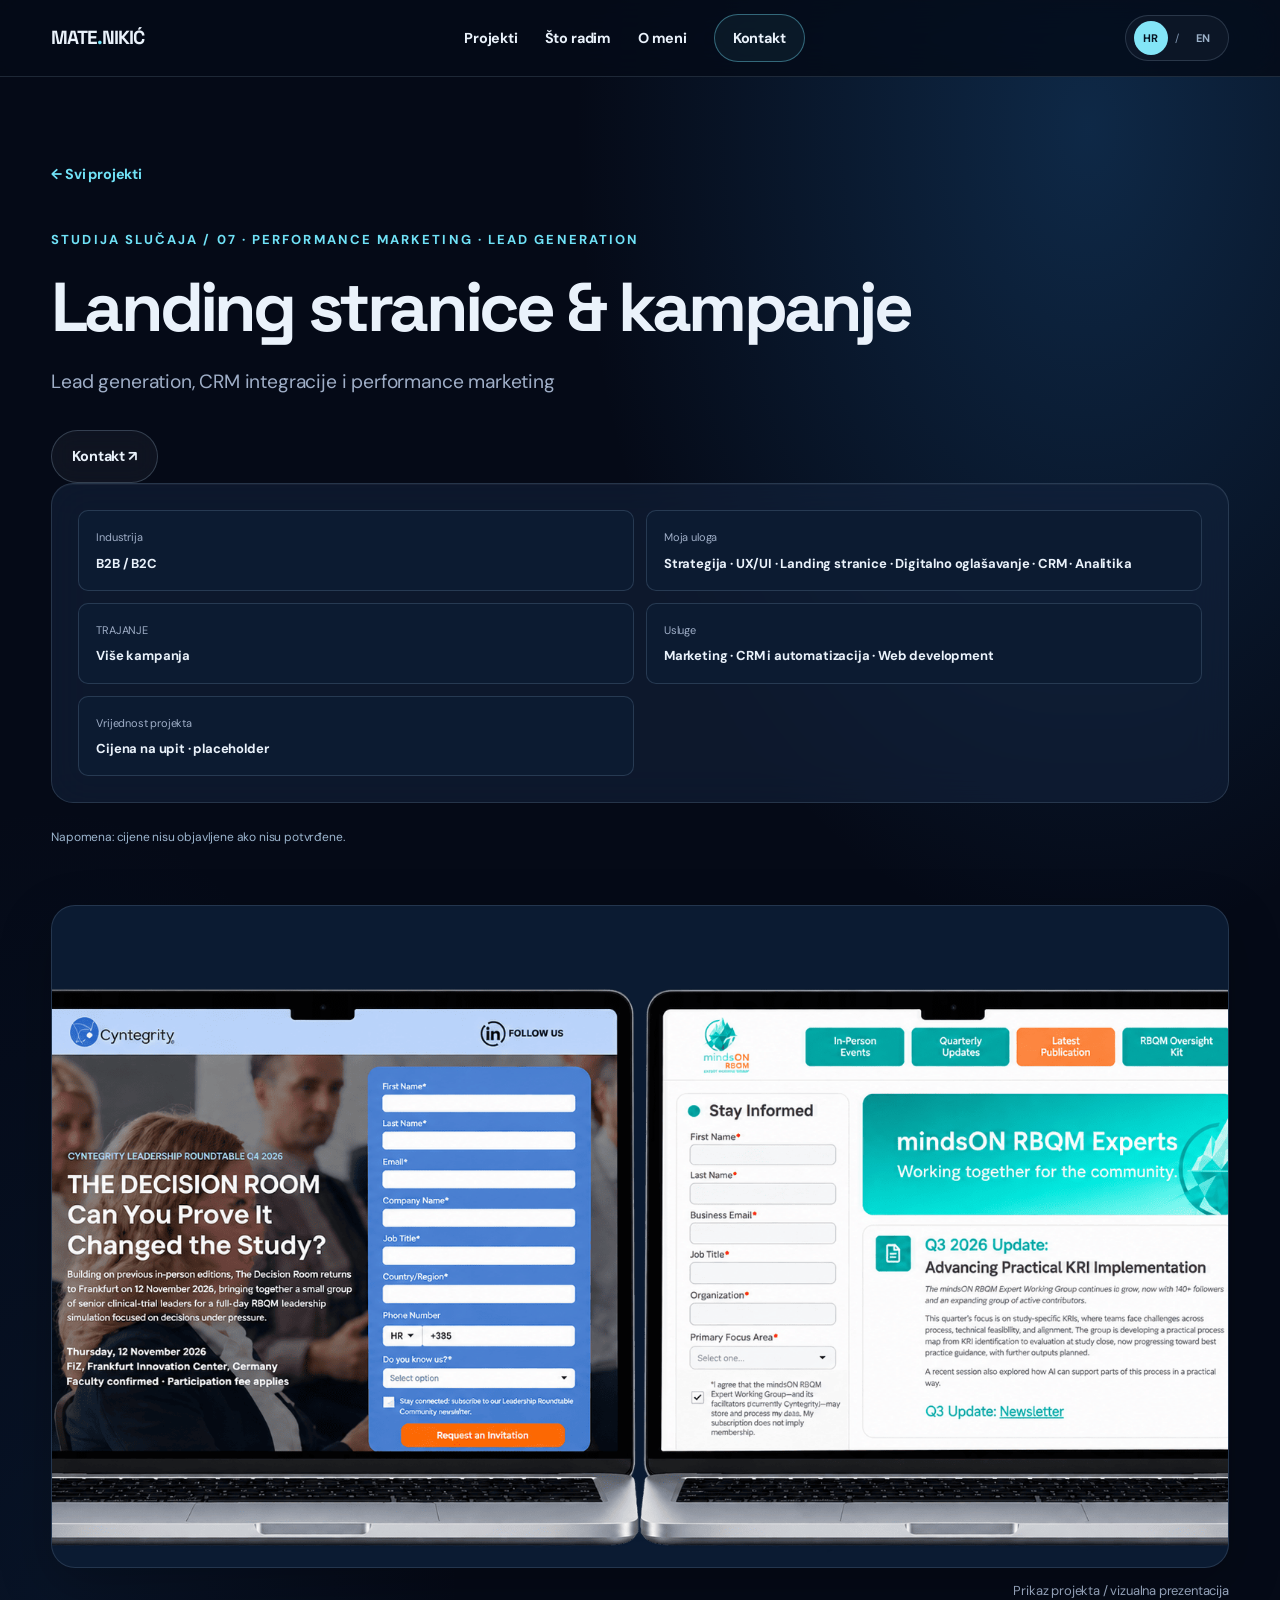
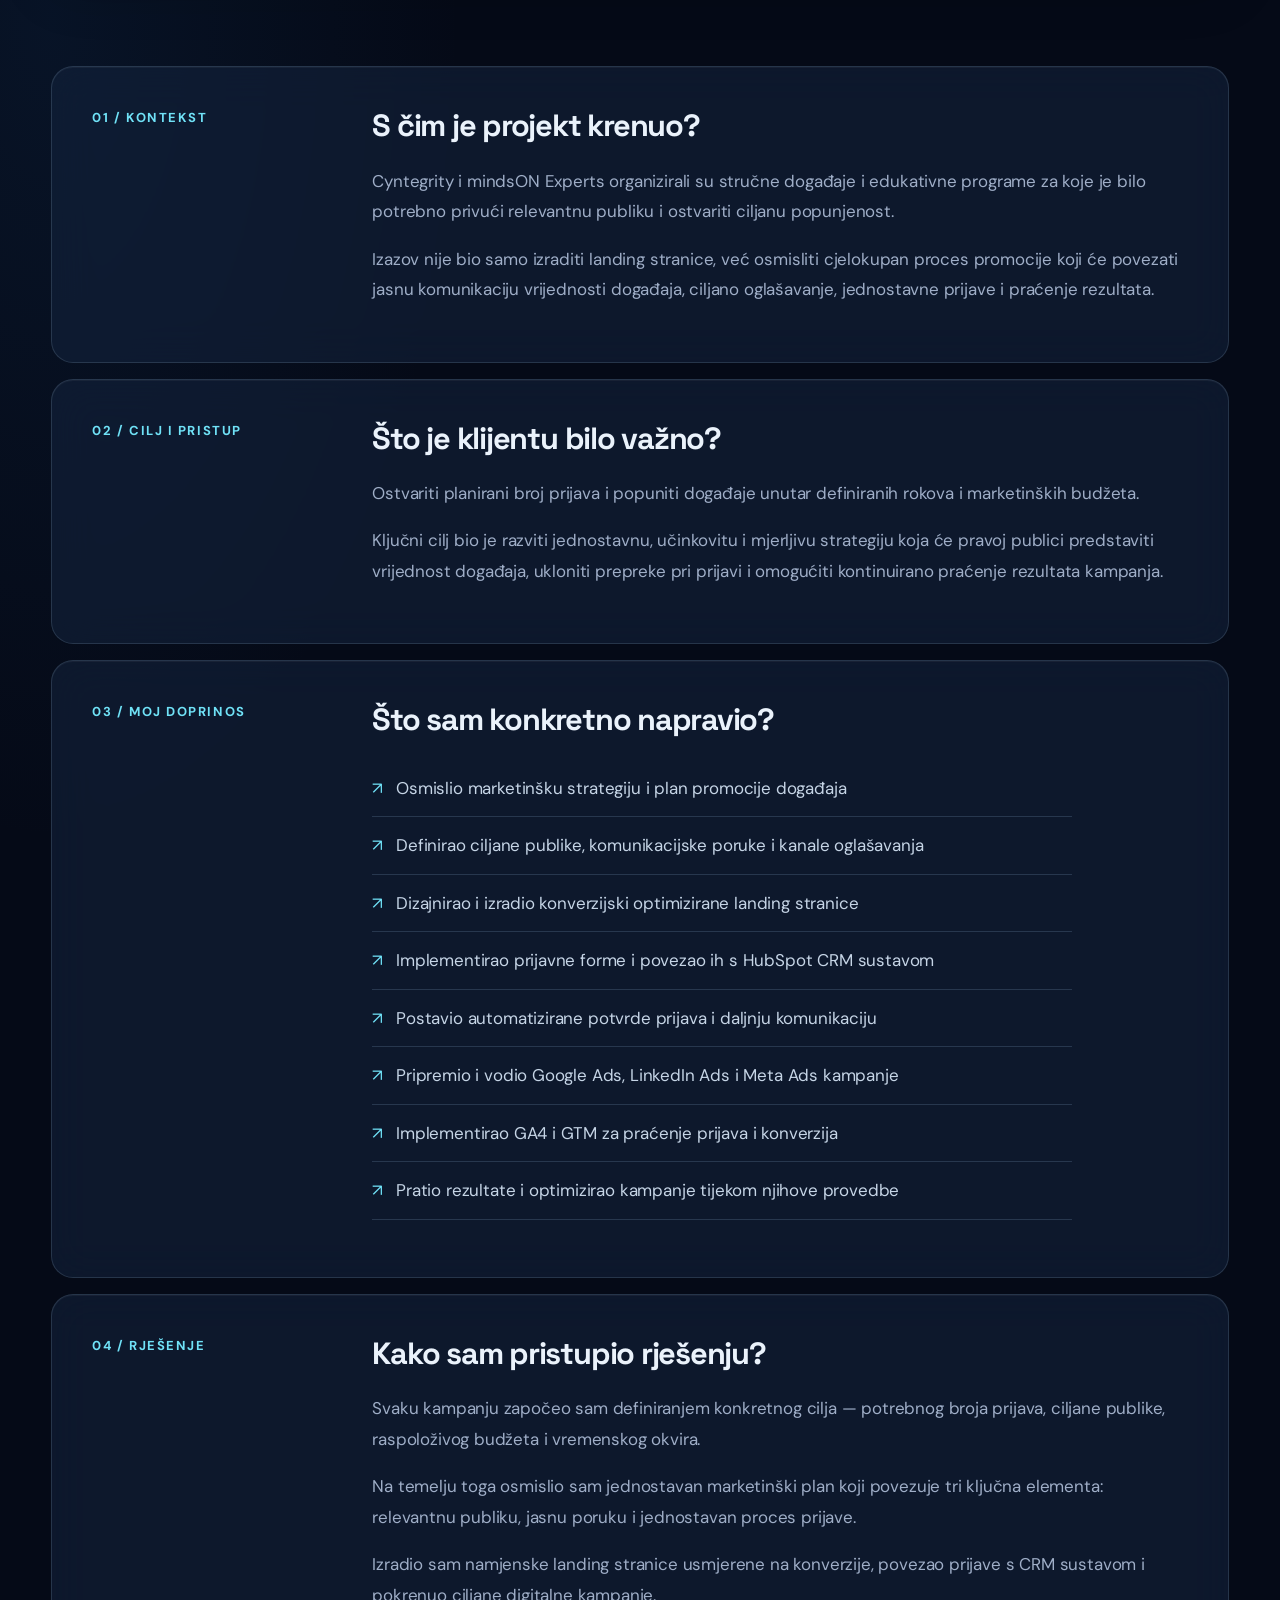
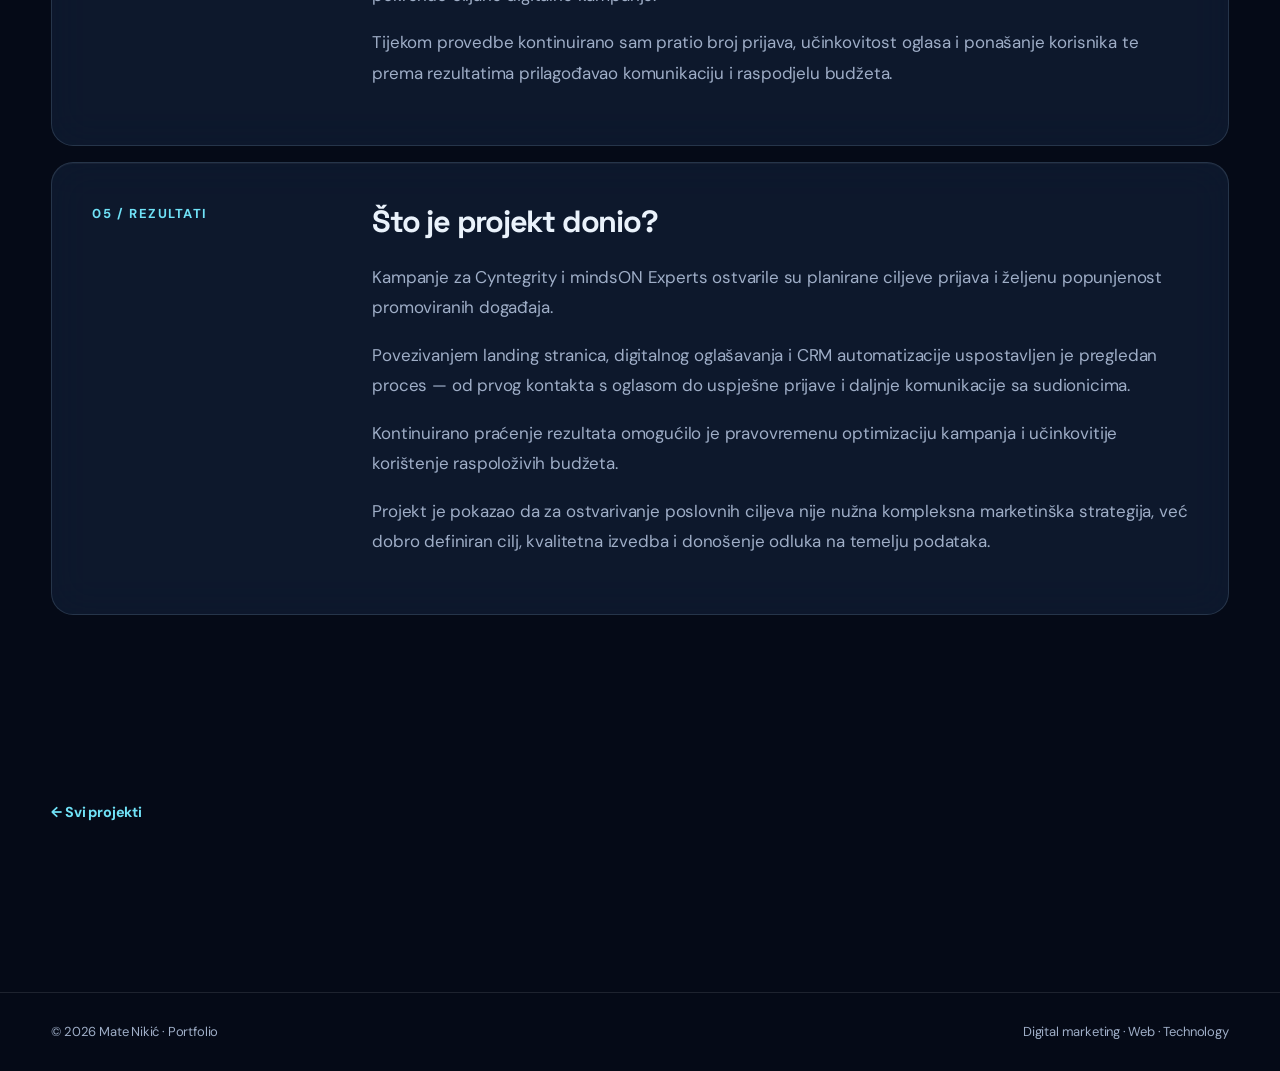
<file: projects/landing-pages/index.html>
<!DOCTYPE html>

<html lang="hr"><head><meta charset="utf-8"/><meta content="width=device-width,initial-scale=1" name="viewport"/><meta content="#050b17" name="theme-color"/><meta content="Dizajn i razvoj landing stranica za kampanje, događaje, webinare i resurse. Povezivanje oglasa, formi, CRM-a i automatizacije u mjerljiv korisnički put." name="description"/><title>Landing stranice &amp; kampanje | Mate Nikić</title><link href="../../assets/style.css" rel="stylesheet"/></head><body><header class="top"><nav class="wrap nav"><a class="logo" href="../../index.html">MATE<span>.</span>NIKIĆ</a><button aria-expanded="false" aria-label="Otvori navigaciju" class="navbtn">☰ Menu</button><div class="navlinks"><a href="../../index.html#work">Projekti</a><a href="../../index.html#expertise">Što radim</a><a href="../../index.html#about">O meni</a><a href="../../index.html#contact">Kontakt ↗</a></div></nav></header><main><div class="wrap"><section class="detail-hero"><a class="back" href="../../index.html#work">← Svi projekti</a><div class="eyebrow" style="margin-top:42px">Studija slučaja / 07 · Performance marketing · Lead generation</div><h1>Landing stranice &amp; kampanje</h1><p class="lead">Lead generation, CRM integracije i performance marketing</p><div class="actions"><a class="btn" href="../../index.html#contact">Kontakt ↗</a></div><div class="case-facts"><div><span>Industrija</span><strong>B2B / B2C</strong></div><div><span>Moja uloga</span><strong>Campaigns · Tracking · Automation</strong></div><div><span>Trajanje</span><strong>Više kampanja</strong></div><div><span>Usluge</span><strong>Marketing &amp; kampanje · CRM &amp; automatizacija · Web development</strong></div><div><span>Vrijednost projekta</span><strong>Cijena na upit · placeholder</strong></div></div><p class="detail-price-note">Napomena: financijski iznosi nisu objavljeni; prikaz cijene je placeholder za buduću doradu.</p></section><div class="case-image"><img alt="Studija slučaja: Landing stranice &amp; kampanje" src="../../assets/case-7.png"/></div><div class="wrap case-visual-caption">Prikaz projekta / vizualna prezentacija</div><section class="case-template"><div class="case-section"><div class="case-index">01 / KONTEKST</div><div><h2>S čim je projekt krenuo?</h2><p class="case-summary">Dizajn i razvoj landing stranica za kampanje, događaje, webinare i resurse. Povezivanje oglasa, formi, CRM-a i automatizacije u mjerljiv korisnički put.</p></div></div><div class="case-section"><div class="case-index">02 / CILJ I PRISTUP</div><div><h2>Što je klijentu bilo važno?</h2><p class="case-goal">Povezati kampanje, landing stranice, forme i CRM u mjerljiv korisnički put.</p></div></div><div class="case-section"><div class="case-index">03 / MOJ DOPRINOS</div><div><h2>Što sam konkretno napravio?</h2><ul class="checks case-contributions"><li>UX/UI dizajn i razvoj landing stranica</li><li>WordPress, Elementor &amp; Unbounce</li><li>CRM integracije i upravljanje leadovima</li><li>HubSpot forme, workflowi i automatizacije</li><li>LinkedIn, Google &amp; Meta kampanje</li><li>GA4, GTM, tracking i optimizacija konverzija</li></ul></div></div><div class="case-section"><div class="case-index">04 / RJEŠENJE</div><div><h2>Kako sam pristupio rješenju?</h2><p class="case-delivery">Projekt obuhvaća sljedeće komponente: UX/UI dizajn i razvoj landing stranica, WordPress, Elementor &amp; Unbounce, CRM integracije i upravljanje leadovima, HubSpot forme, workflowi i automatizacije.</p></div></div><div class="case-section"><div class="case-index">05 / REZULTATI</div><div><h2>Što je projekt donio?</h2><p class="case-results">Projekt pokazuje pristup i isporučene funkcionalnosti. Konkretne brojke dodat ću kada budu potvrđene.</p></div></div></section><section class="section"><a class="back" href="../../index.html#work">← Natrag na sve projekte</a></section></div></main><footer class="footer"><div class="wrap foot-inner"><span>© 2026 Mate Nikić · Portfolio</span><span>Digital marketing · Web · Technology</span></div></footer><script defer="" src="../../assets/main.js"></script></body></html>
</file>
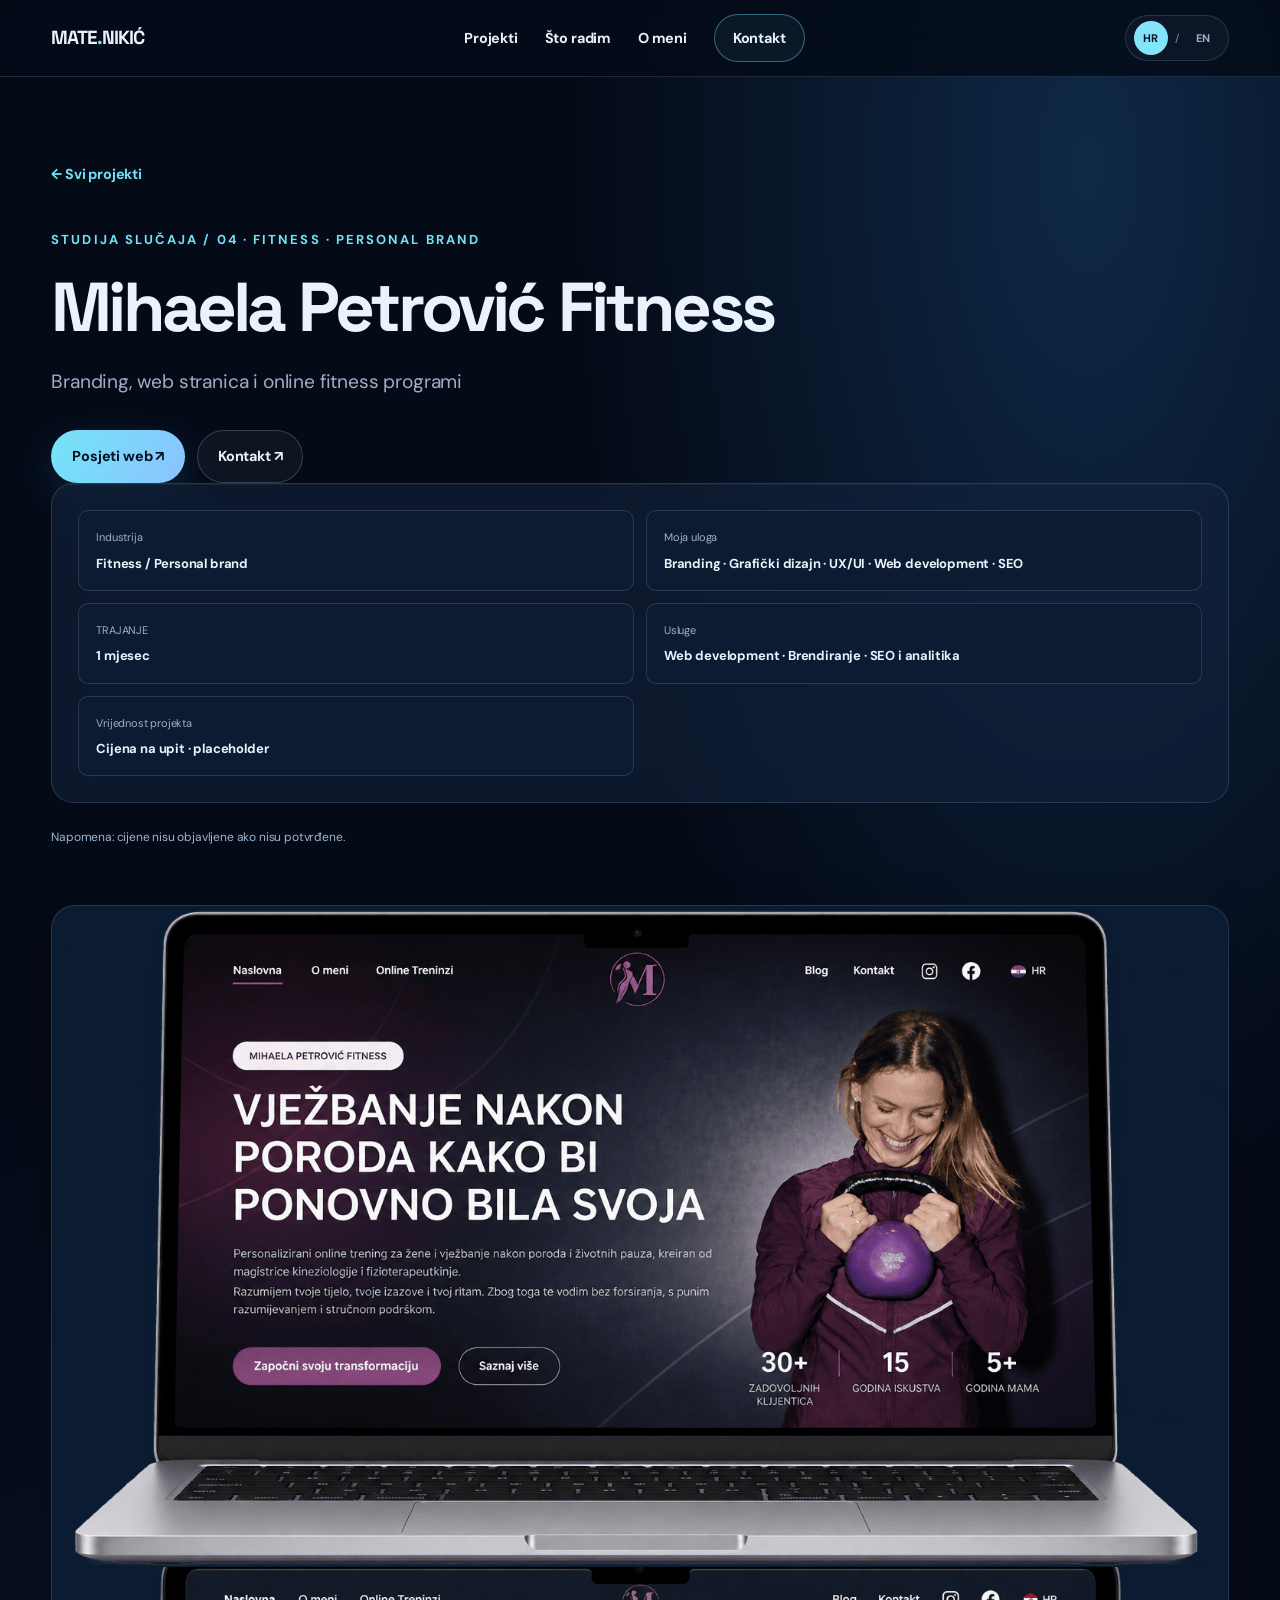
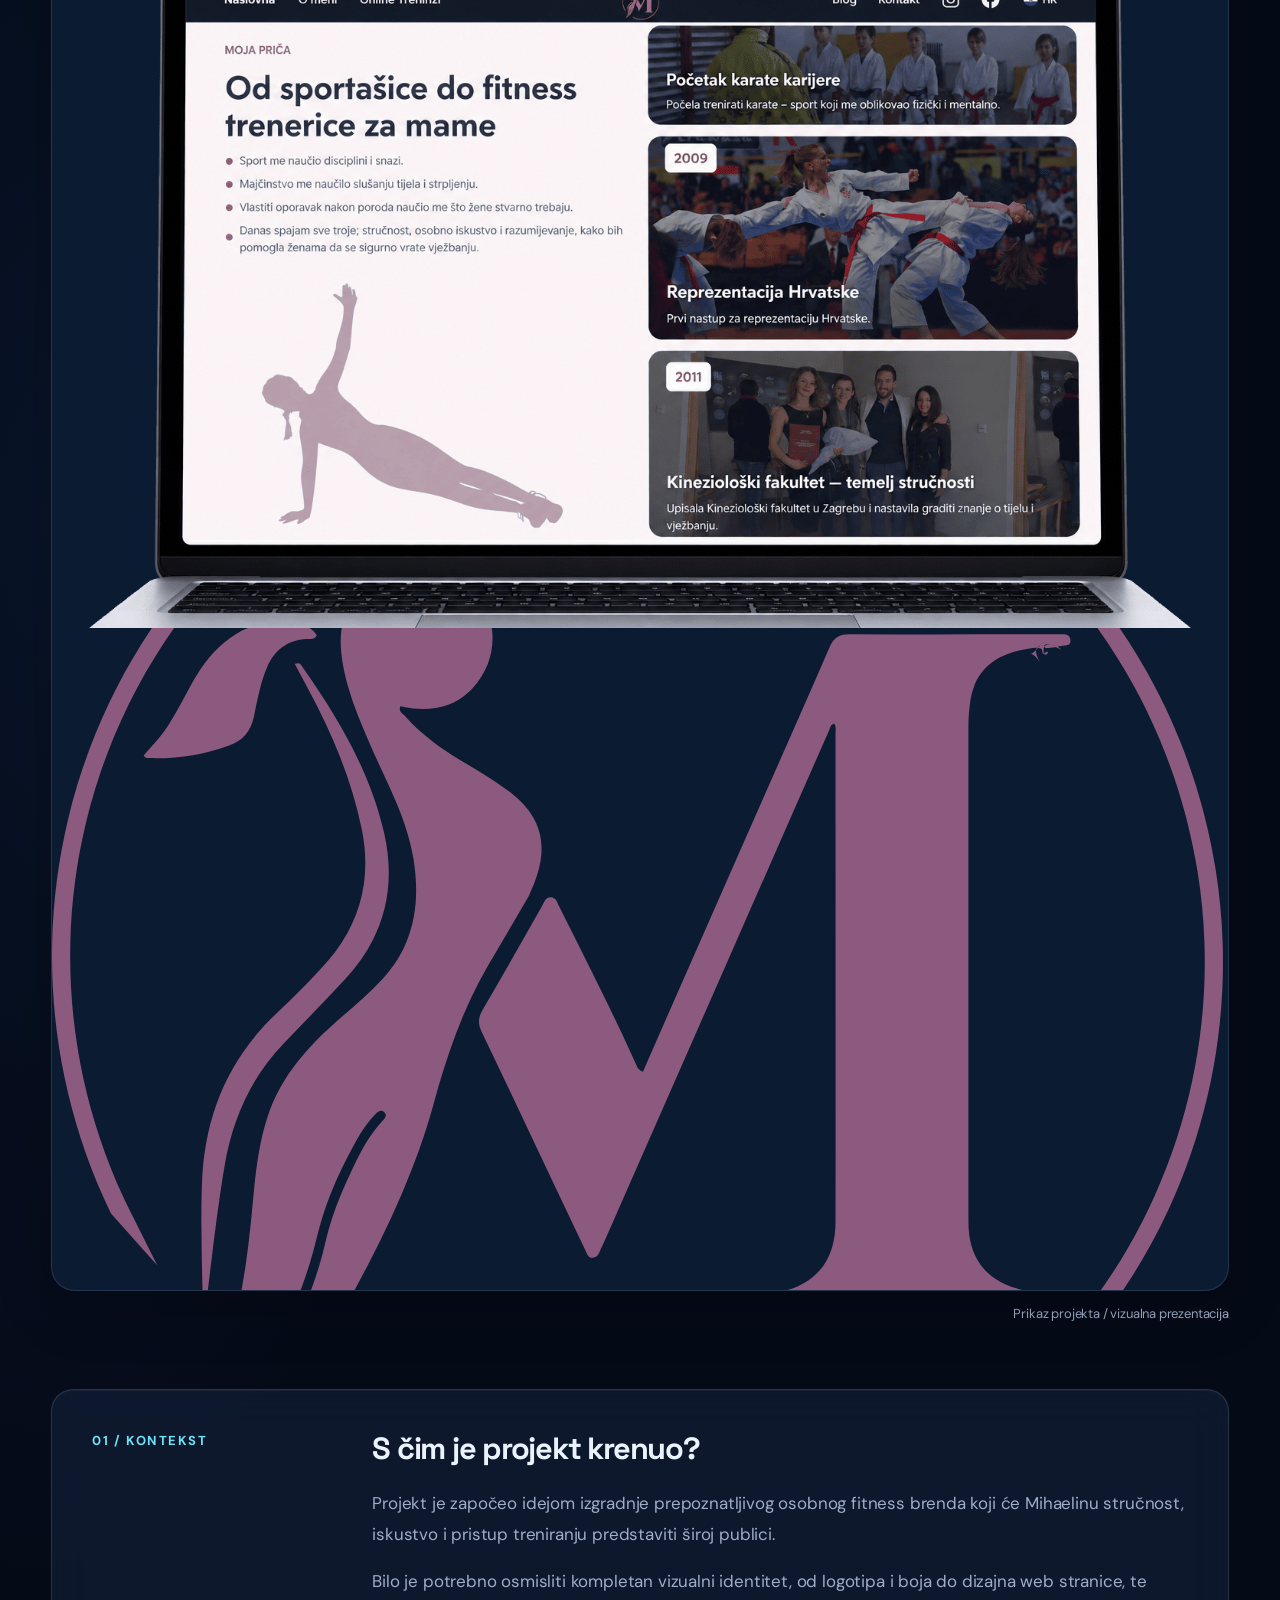
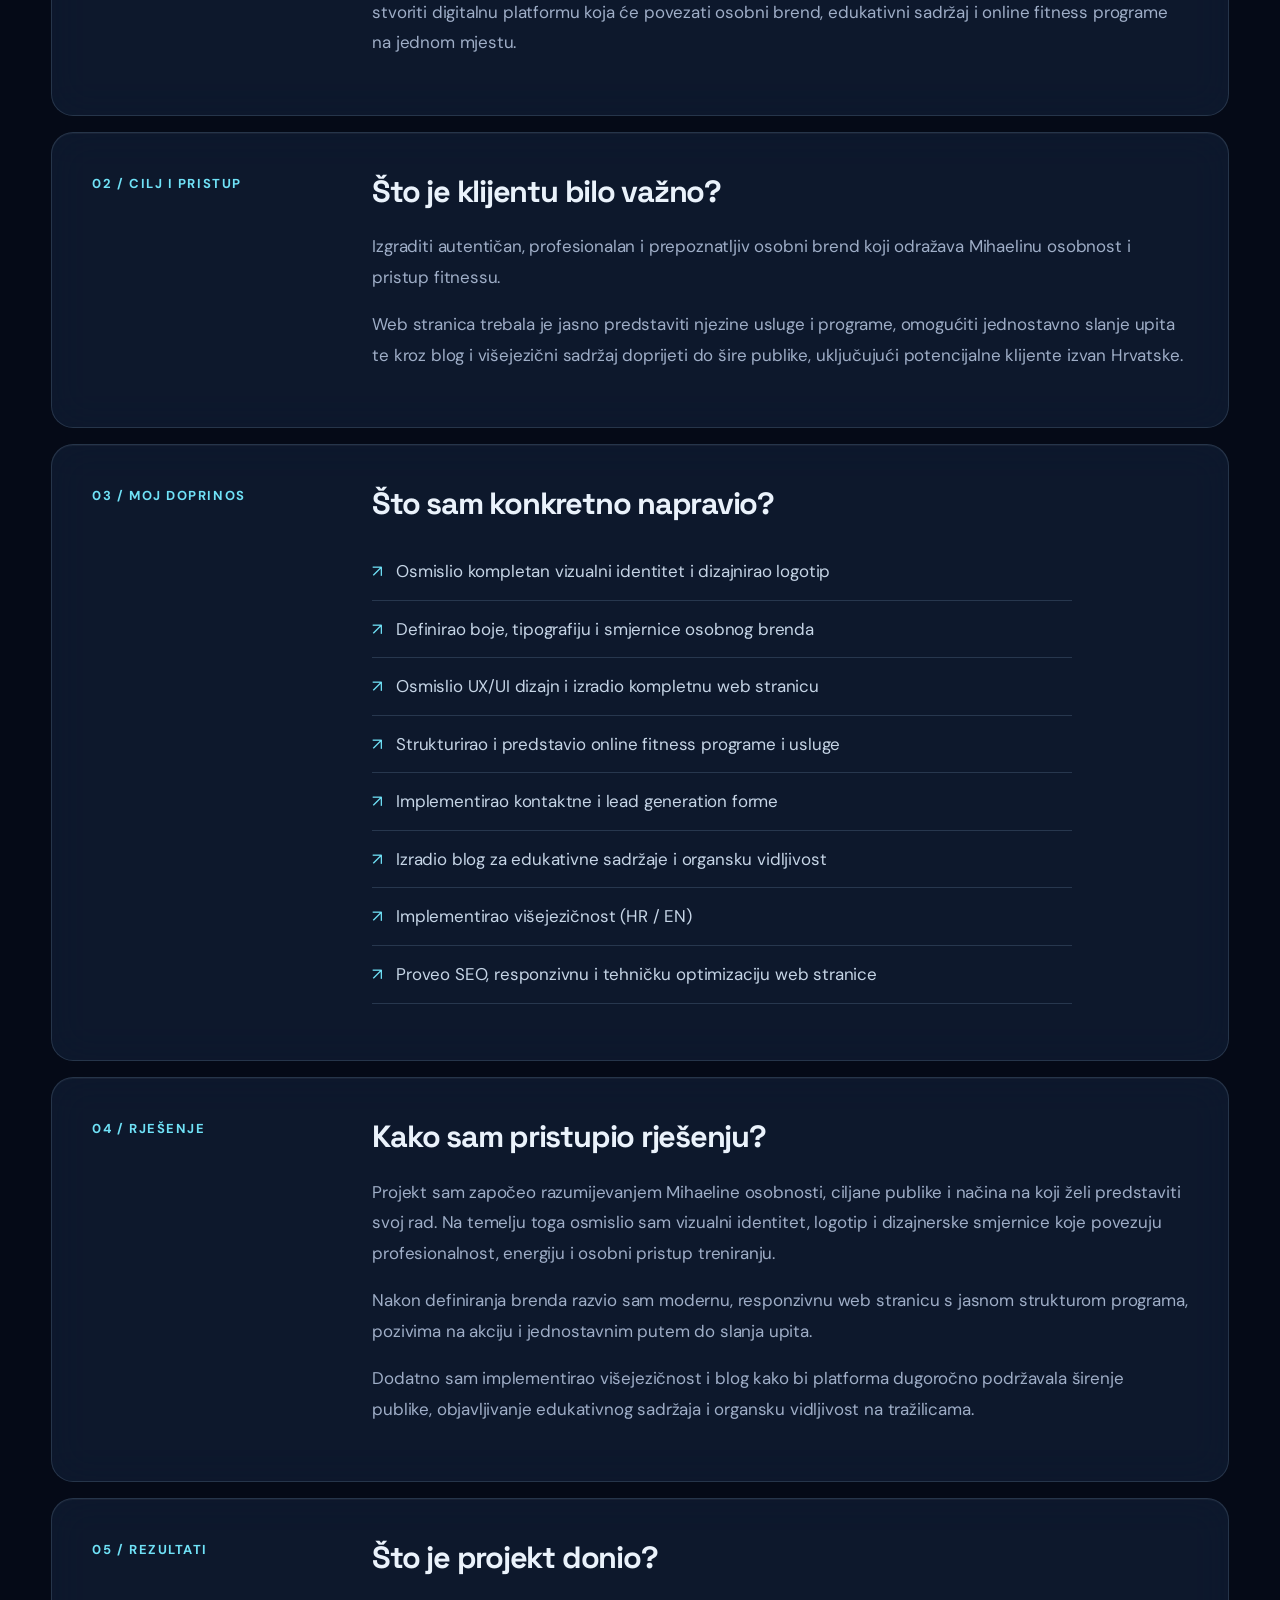
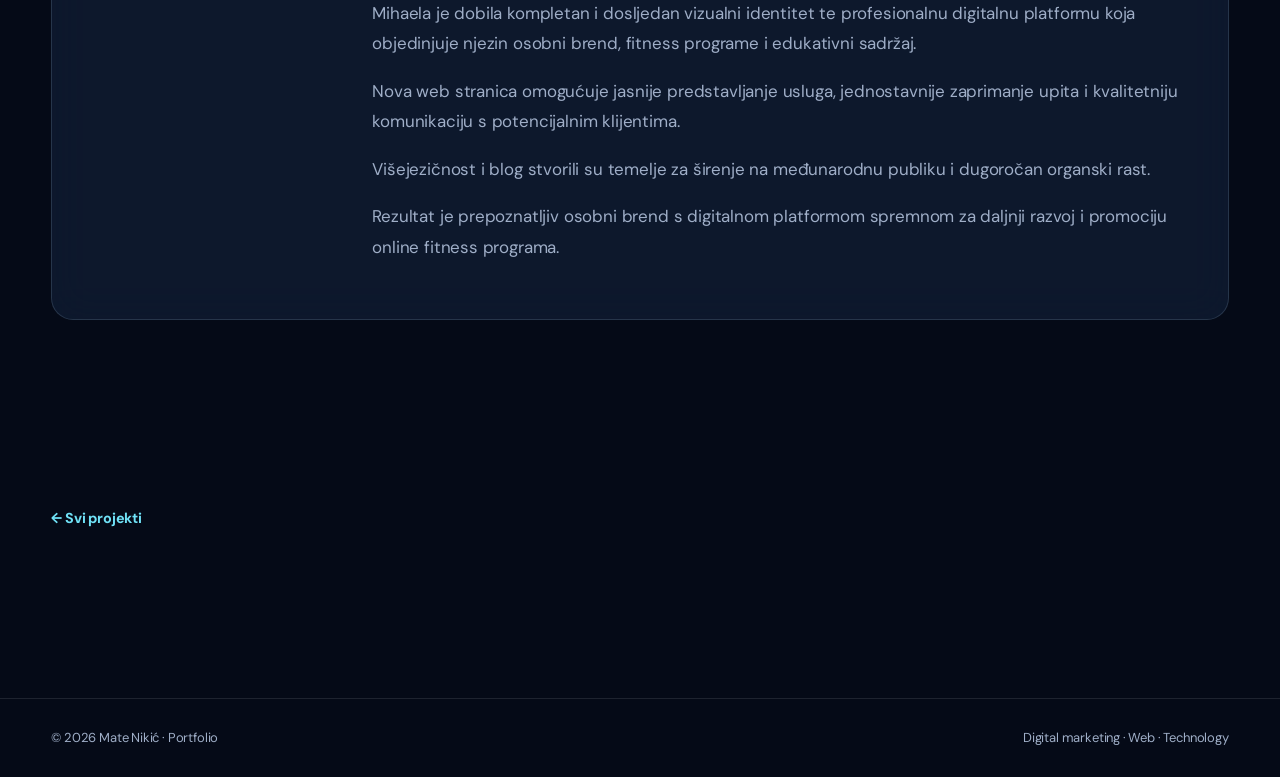
<file: projects/mihaela-petrovic/index.html>
<!DOCTYPE html>

<html lang="hr"><head><meta charset="utf-8"/><meta content="width=device-width,initial-scale=1" name="viewport"/><meta content="#050b17" name="theme-color"/><meta content="Razvoj digitalnog identiteta i web stranice za osobni fitness brend, od brandinga i logotipa do strukture koja vodi korisnika prema online programima." name="description"/><title>Mihaela Petrović Fitness | Mate Nikić</title><link href="../../assets/style.css" rel="stylesheet"/></head><body><header class="top"><nav class="wrap nav"><a class="logo" href="../../index.html">MATE<span>.</span>NIKIĆ</a><button aria-expanded="false" aria-label="Otvori navigaciju" class="navbtn">☰ Menu</button><div class="navlinks"><a href="../../index.html#work">Projekti</a><a href="../../index.html#expertise">Što radim</a><a href="../../index.html#about">O meni</a><a href="../../index.html#contact">Kontakt ↗</a></div></nav></header><main><div class="wrap"><section class="detail-hero"><a class="back" href="../../index.html#work">← Svi projekti</a><div class="eyebrow" style="margin-top:42px">Studija slučaja / 04 · Fitness · Personal brand</div><h1>Mihaela Petrović Fitness</h1><p class="lead">Personal brand, web stranica i online programi</p><div class="actions"><a class="btn primary" href="https://mihaelapetrovic.com" rel="noopener noreferrer" target="_blank">Posjeti web ↗</a><a class="btn" href="../../index.html#contact">Kontakt ↗</a></div><div class="case-facts"><div><span>Industrija</span><strong>Fitness / Personal brand</strong></div><div><span>Moja uloga</span><strong>Branding · Web development</strong></div><div><span>Trajanje</span><strong>1 mjesec</strong></div><div><span>Usluge</span><strong>Web development · Branding &amp; dizajn · SEO &amp; analitika</strong></div><div><span>Vrijednost projekta</span><strong>Cijena na upit · placeholder</strong></div></div><p class="detail-price-note">Napomena: financijski iznosi nisu objavljeni; prikaz cijene je placeholder za buduću doradu.</p></section><div class="case-image"><img alt="Studija slučaja: Mihaela Petrović Fitness" src="../../assets/case-4.png"/></div><div class="wrap case-visual-caption">Prikaz projekta / vizualna prezentacija</div><section class="case-template"><div class="case-section"><div class="case-index">01 / KONTEKST</div><div><h2>S čim je projekt krenuo?</h2><p class="case-summary">Razvoj digitalnog identiteta i web stranice za osobni fitness brend, od brandinga i logotipa do strukture koja vodi korisnika prema online programima.</p></div></div><div class="case-section"><div class="case-index">02 / CILJ I PRISTUP</div><div><h2>Što je klijentu bilo važno?</h2><p class="case-goal">Izgraditi prepoznatljiv fitness brend i jasan put prema online programima.</p></div></div><div class="case-section"><div class="case-index">03 / MOJ DOPRINOS</div><div><h2>Što sam konkretno napravio?</h2><ul class="checks case-contributions"><li>Struktura, UX/UI dizajn i razvoj weba</li><li>Online programi i lead generation forme</li><li>WordPress + Elementor Pro</li><li>Izrada loga i branding uputstva</li><li>Blog i conversion-focused CTA struktura</li><li>Višejezičnost, SEO i mobile optimizacija</li></ul></div></div><div class="case-section"><div class="case-index">04 / RJEŠENJE</div><div><h2>Kako sam pristupio rješenju?</h2><p class="case-delivery">Projekt obuhvaća sljedeće komponente: Struktura, UX/UI dizajn i razvoj weba, Online programi i lead generation forme, WordPress + Elementor Pro, Izrada loga i branding uputstva.</p></div></div><div class="case-section"><div class="case-index">05 / REZULTATI</div><div><h2>Što je projekt donio?</h2><p class="case-results">Projekt pokazuje pristup i isporučene funkcionalnosti. Konkretne brojke dodat ću kada budu potvrđene.</p></div></div></section><section class="section"><a class="back" href="../../index.html#work">← Natrag na sve projekte</a></section></div></main><footer class="footer"><div class="wrap foot-inner"><span>© 2026 Mate Nikić · Portfolio</span><span>Digital marketing · Web · Technology</span></div></footer><script defer="" src="../../assets/main.js"></script></body></html>
</file>
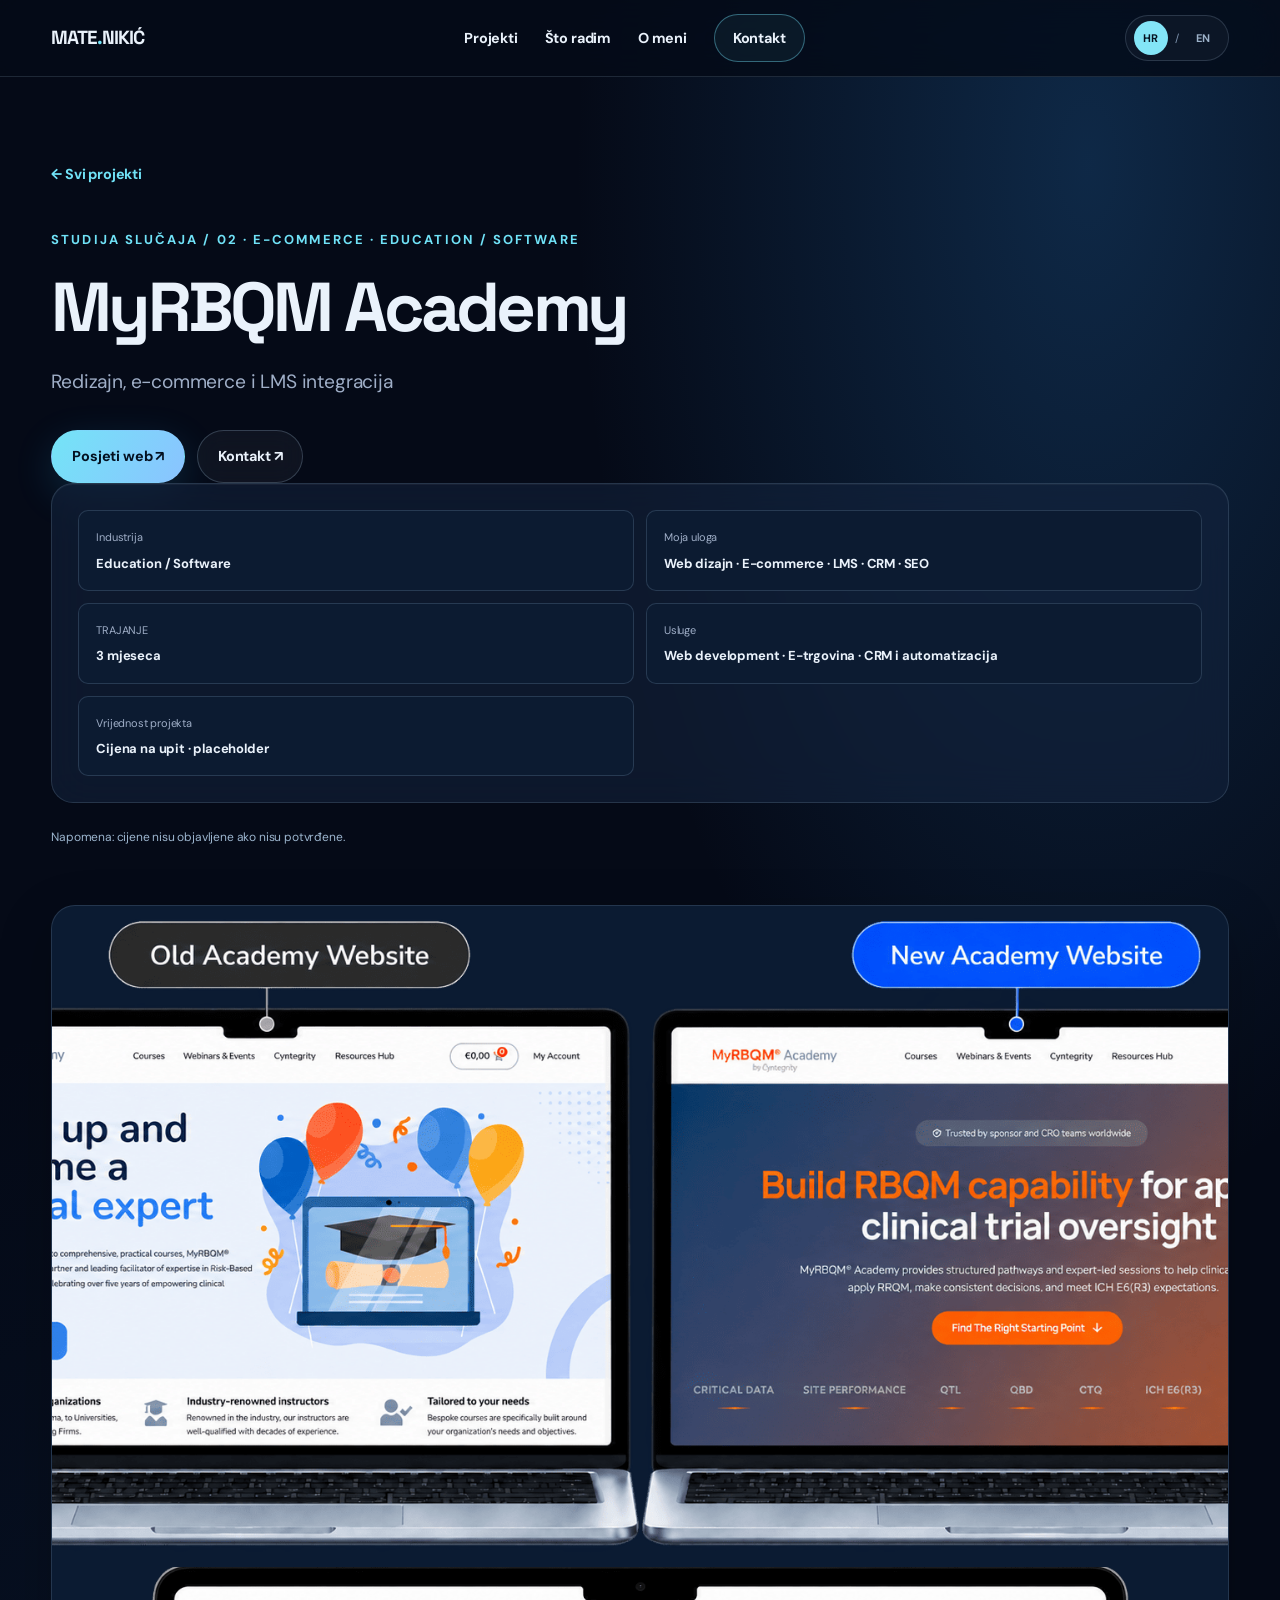
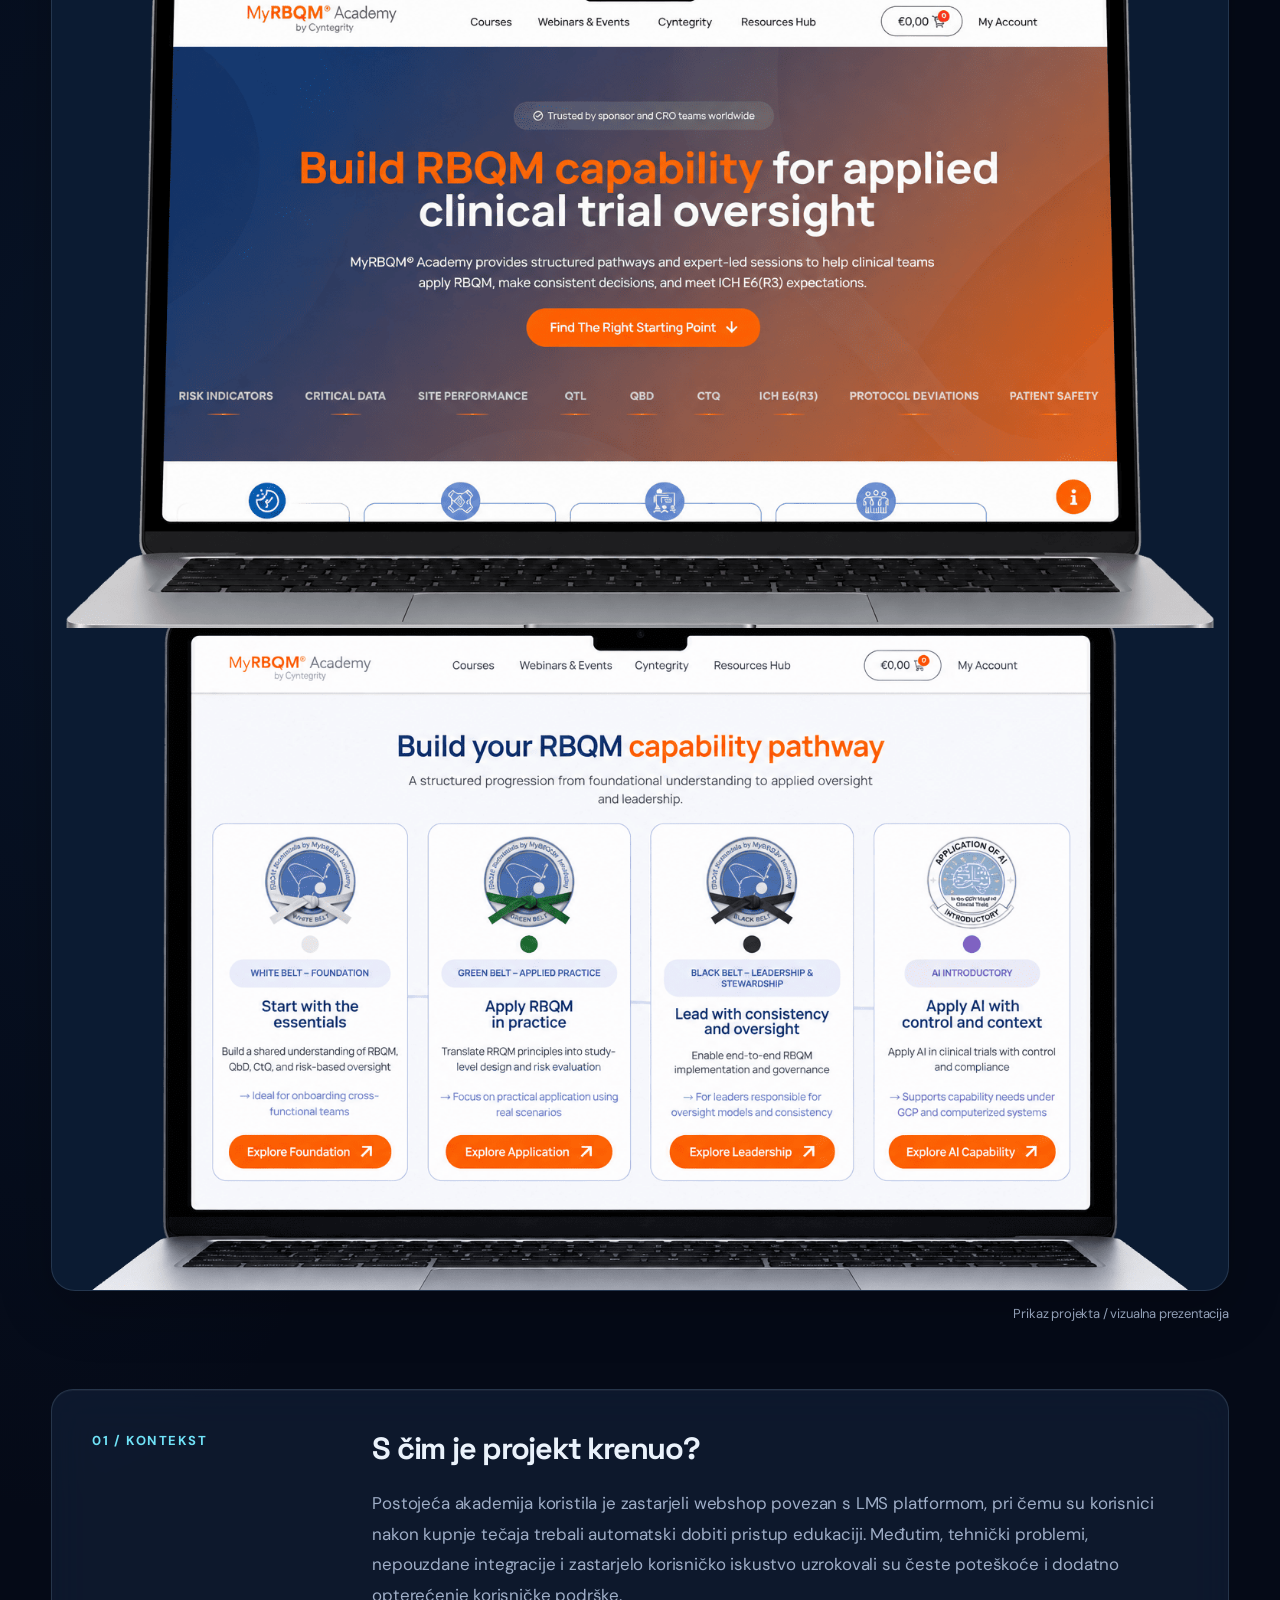
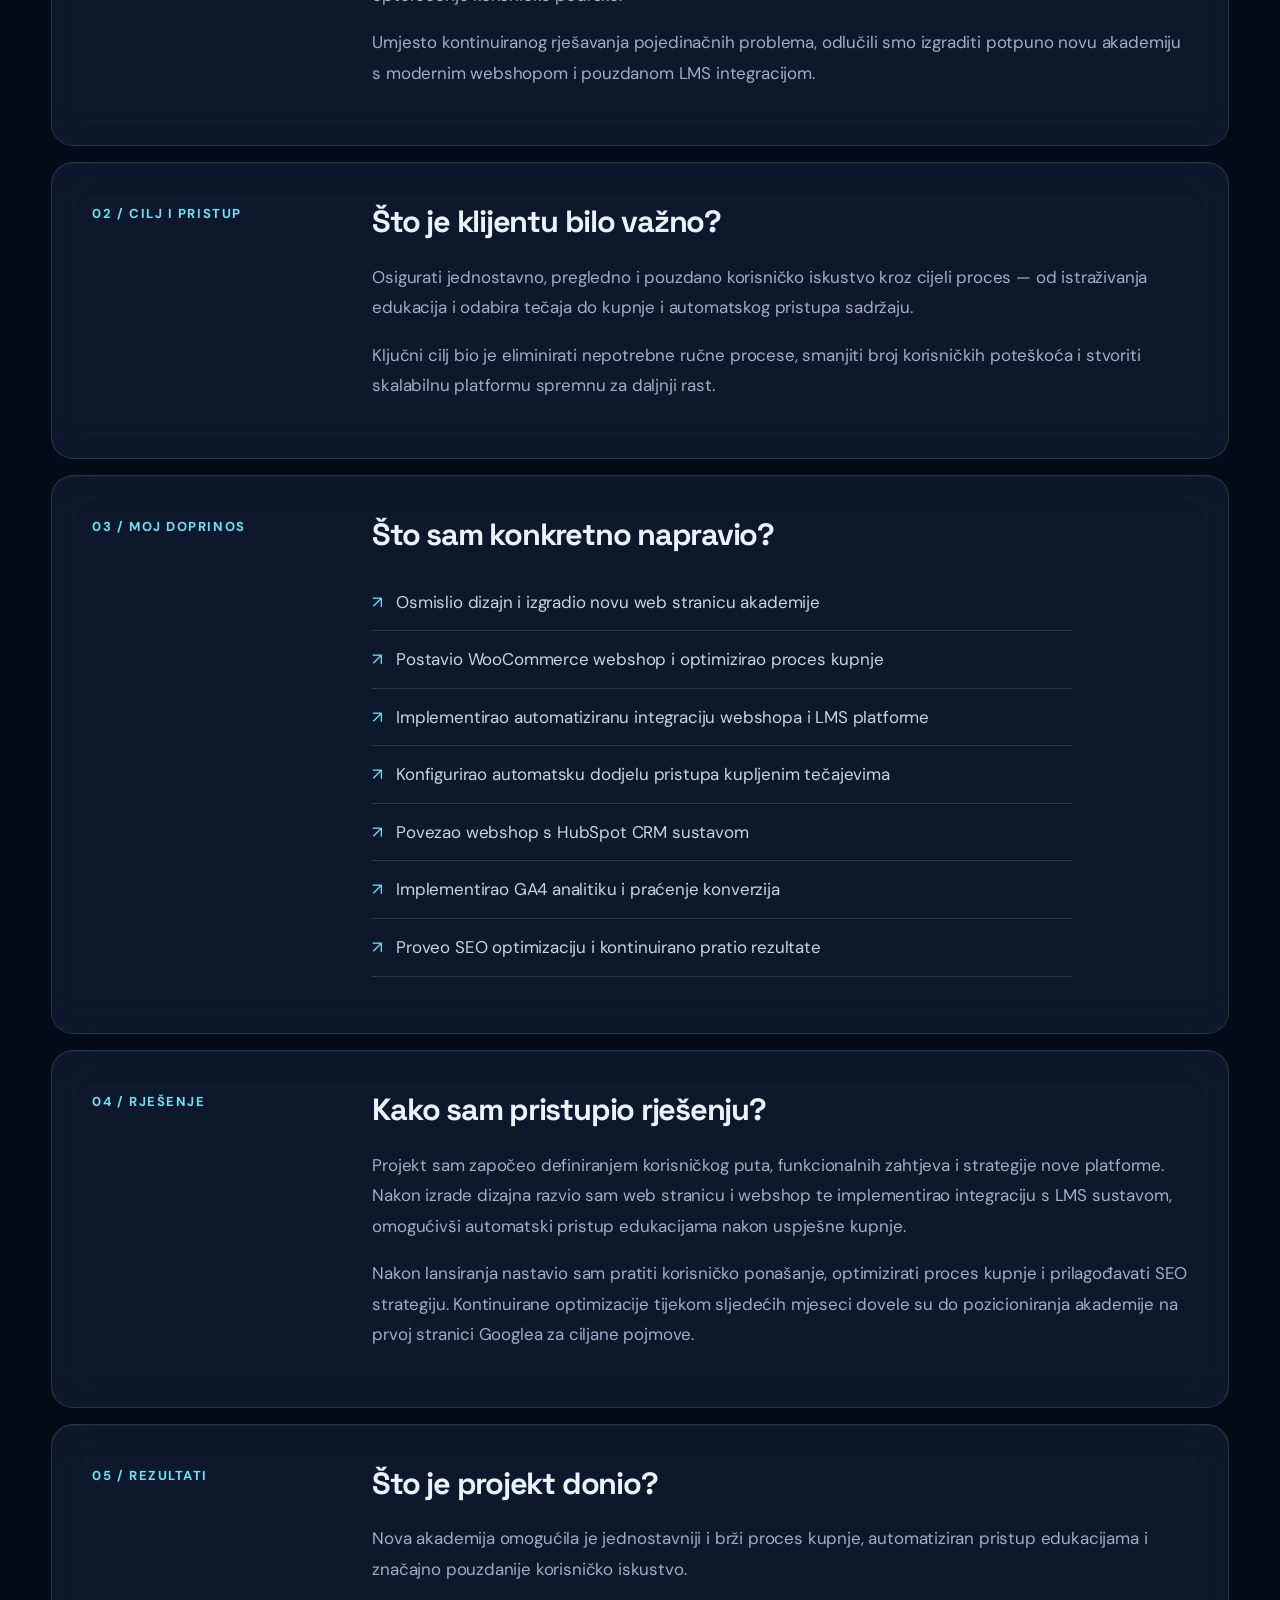
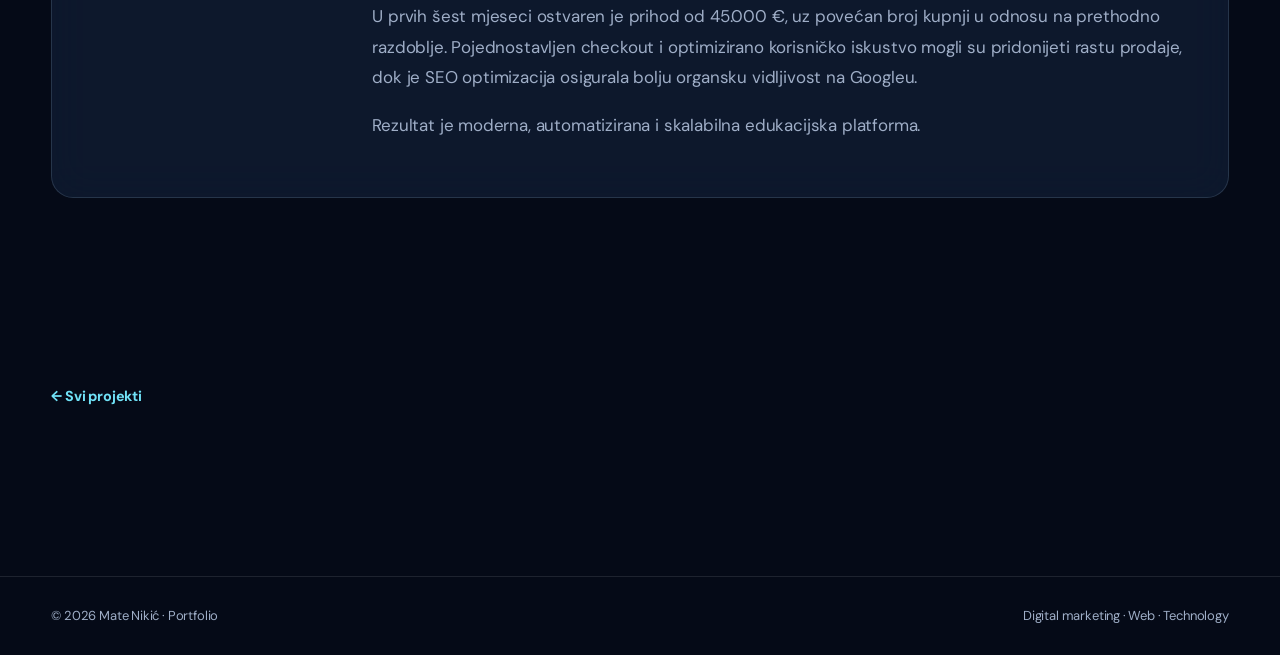
<file: projects/myrbqm-academy/index.html>
<!DOCTYPE html>

<html lang="hr"><head><meta charset="utf-8"/><meta content="width=device-width,initial-scale=1" name="viewport"/><meta content="#050b17" name="theme-color"/><meta content="Redizajn i razvoj digitalne akademije koja objedinjuje web stranicu, webshop i online edukacijsku platformu u jedinstven sustav. Nakon uspješne kupnje korisnik automatski dobiva pristup odgovarajućim tečajevima unutar LMS platforme." name="description"/><title>MyRBQM Academy | Mate Nikić</title><link href="../../assets/style.css" rel="stylesheet"/></head><body><header class="top"><nav class="wrap nav"><a class="logo" href="../../index.html">MATE<span>.</span>NIKIĆ</a><button aria-expanded="false" aria-label="Otvori navigaciju" class="navbtn">☰ Menu</button><div class="navlinks"><a href="../../index.html#work">Projekti</a><a href="../../index.html#expertise">Što radim</a><a href="../../index.html#about">O meni</a><a href="../../index.html#contact">Kontakt ↗</a></div></nav></header><main><div class="wrap"><section class="detail-hero"><a class="back" href="../../index.html#work">← Svi projekti</a><div class="eyebrow" style="margin-top:42px">Studija slučaja / 02 · E-commerce · Education / Software</div><h1>MyRBQM Academy</h1><p class="lead">Redizajn, e-commerce i LMS integracija</p><div class="actions"><a class="btn primary" href="https://academy.cyntegrity.com" rel="noopener noreferrer" target="_blank">Posjeti web ↗</a><a class="btn" href="../../index.html#contact">Kontakt ↗</a></div><div class="case-facts"><div><span>Industrija</span><strong>Education / Software</strong></div><div><span>Moja uloga</span><strong>E-commerce · LMS · CRM</strong></div><div><span>Trajanje</span><strong>3 mjeseca</strong></div><div><span>Usluge</span><strong>Web development · E-commerce · CRM &amp; automatizacija</strong></div><div><span>Vrijednost projekta</span><strong>Cijena na upit · placeholder</strong></div></div><p class="detail-price-note">Napomena: financijski iznosi nisu objavljeni; prikaz cijene je placeholder za buduću doradu.</p></section><div class="case-image"><img alt="Studija slučaja: MyRBQM Academy" src="../../assets/case-2.png"/></div><div class="wrap case-visual-caption">Prikaz projekta / vizualna prezentacija</div><section class="case-template"><div class="case-section"><div class="case-index">01 / KONTEKST</div><div><h2>S čim je projekt krenuo?</h2><p class="case-summary">Redizajn i razvoj digitalne akademije koja objedinjuje web stranicu, webshop i online edukacijsku platformu u jedinstven sustav. Nakon uspješne kupnje korisnik automatski dobiva pristup odgovarajućim tečajevima unutar LMS platforme.</p></div></div><div class="case-section"><div class="case-index">02 / CILJ I PRISTUP</div><div><h2>Što je klijentu bilo važno?</h2><p class="case-goal">Povezati webshop i edukacijsku platformu u jedinstven proces, od kupnje do pristupa tečaju.</p></div></div><div class="case-section"><div class="case-index">03 / MOJ DOPRINOS</div><div><h2>Što sam konkretno napravio?</h2><ul class="checks case-contributions"><li>Strategija, dizajn i struktura platforme</li><li>WooCommerce webshop i checkout</li><li>WordPress + Elementor Pro</li><li>Automatizirana WooCommerce → LMS integracija</li><li>HubSpot CRM, forme i automatizacije</li><li>SEO, GA4, analitika i conversion tracking</li></ul></div></div><div class="case-section"><div class="case-index">04 / RJEŠENJE</div><div><h2>Kako sam pristupio rješenju?</h2><p class="case-delivery">Projekt obuhvaća sljedeće komponente: Strategija, dizajn i struktura platforme, WooCommerce webshop i checkout, WordPress + Elementor Pro, Automatizirana WooCommerce → LMS integracija.</p></div></div><div class="case-section"><div class="case-index">05 / REZULTATI</div><div><h2>Što je projekt donio?</h2><p class="case-results">Projekt pokazuje pristup i isporučene funkcionalnosti. Konkretne brojke dodat ću kada budu potvrđene.</p></div></div></section><section class="section"><a class="back" href="../../index.html#work">← Natrag na sve projekte</a></section></div></main><footer class="footer"><div class="wrap foot-inner"><span>© 2026 Mate Nikić · Portfolio</span><span>Digital marketing · Web · Technology</span></div></footer><script defer="" src="../../assets/main.js"></script></body></html>
</file>
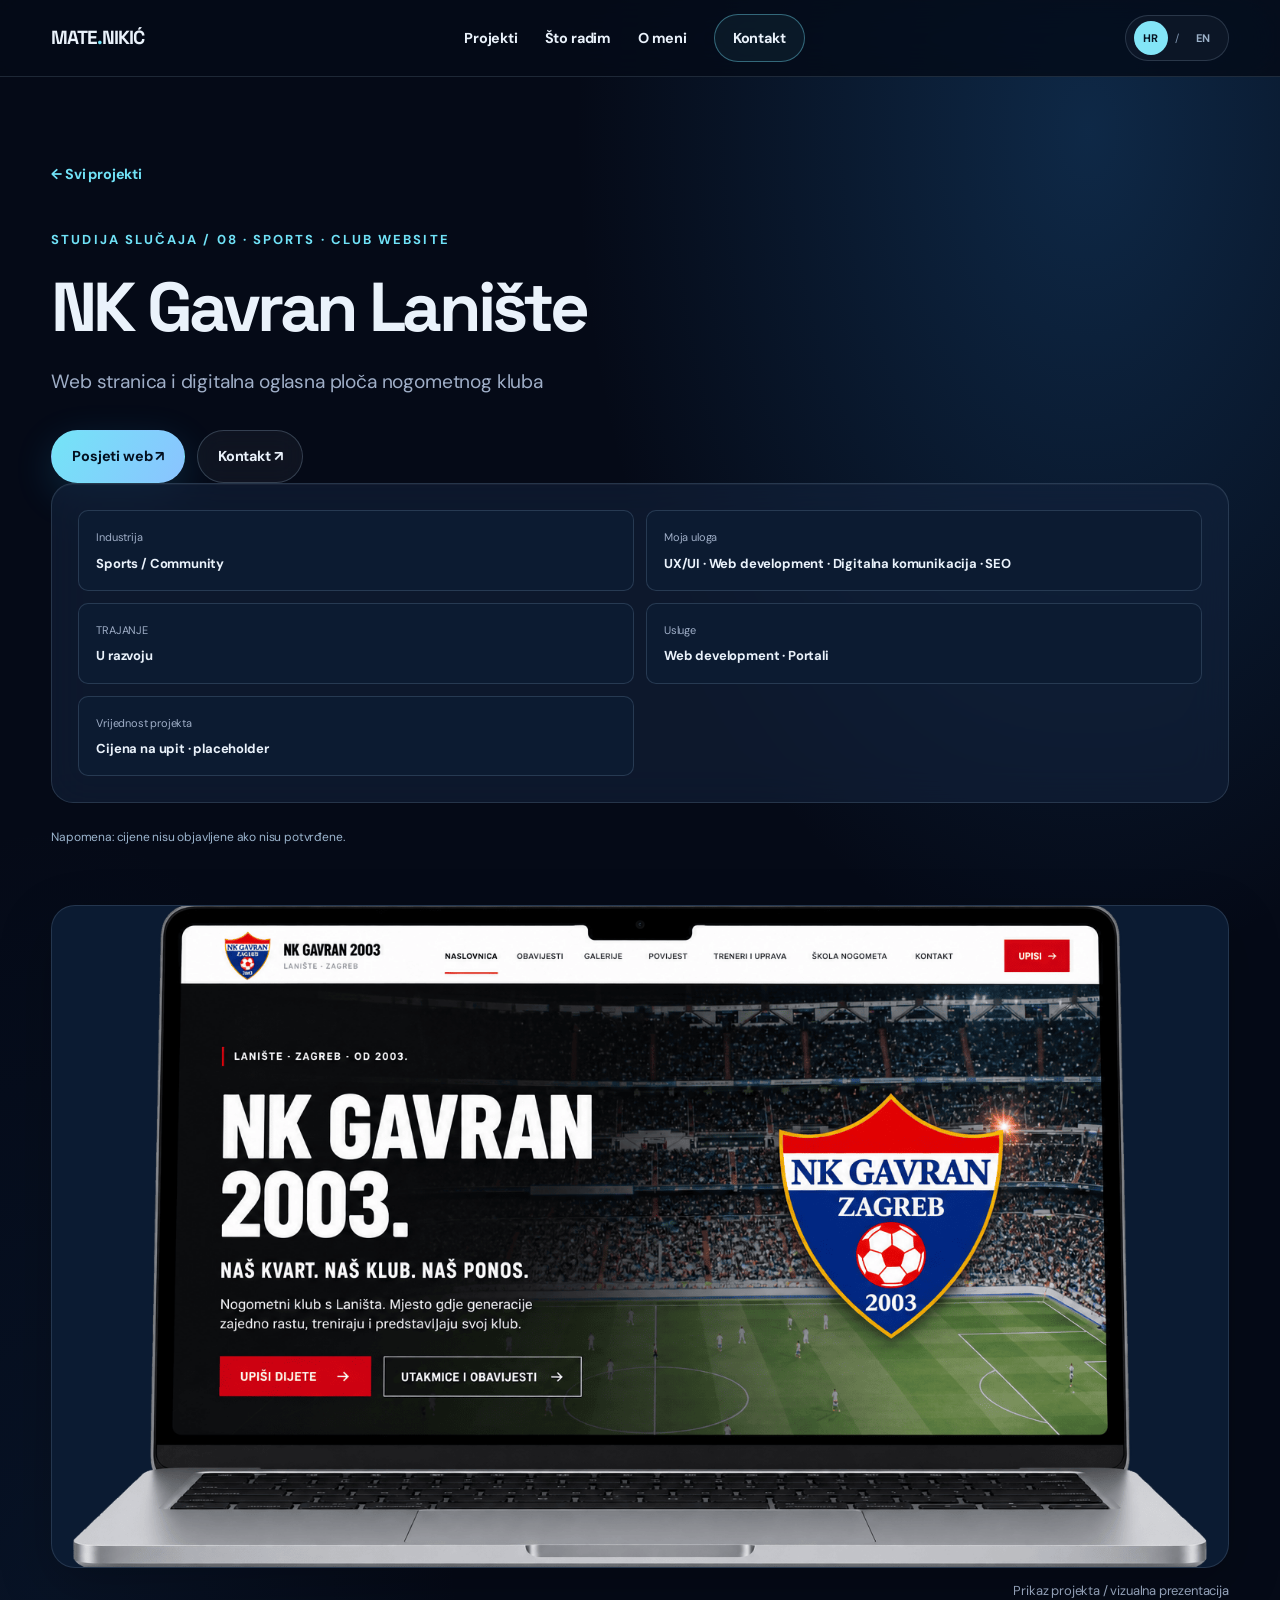
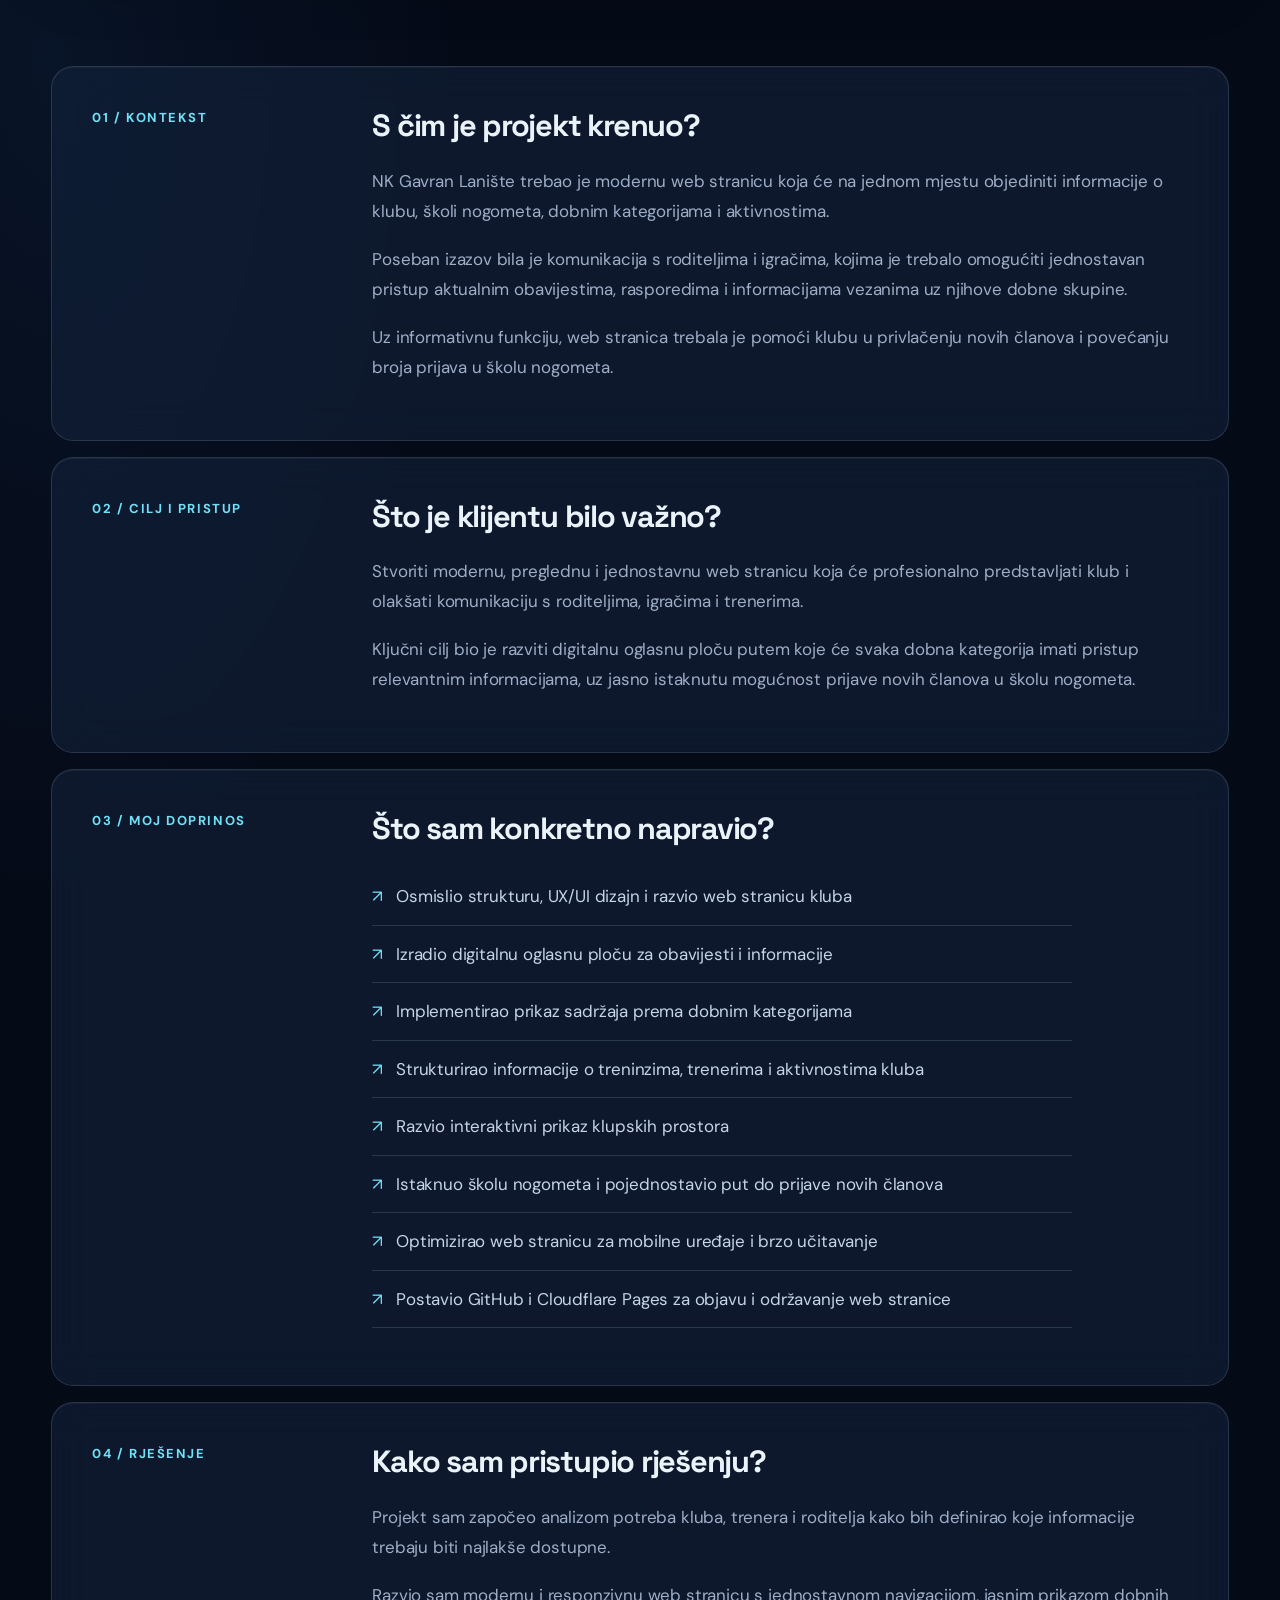
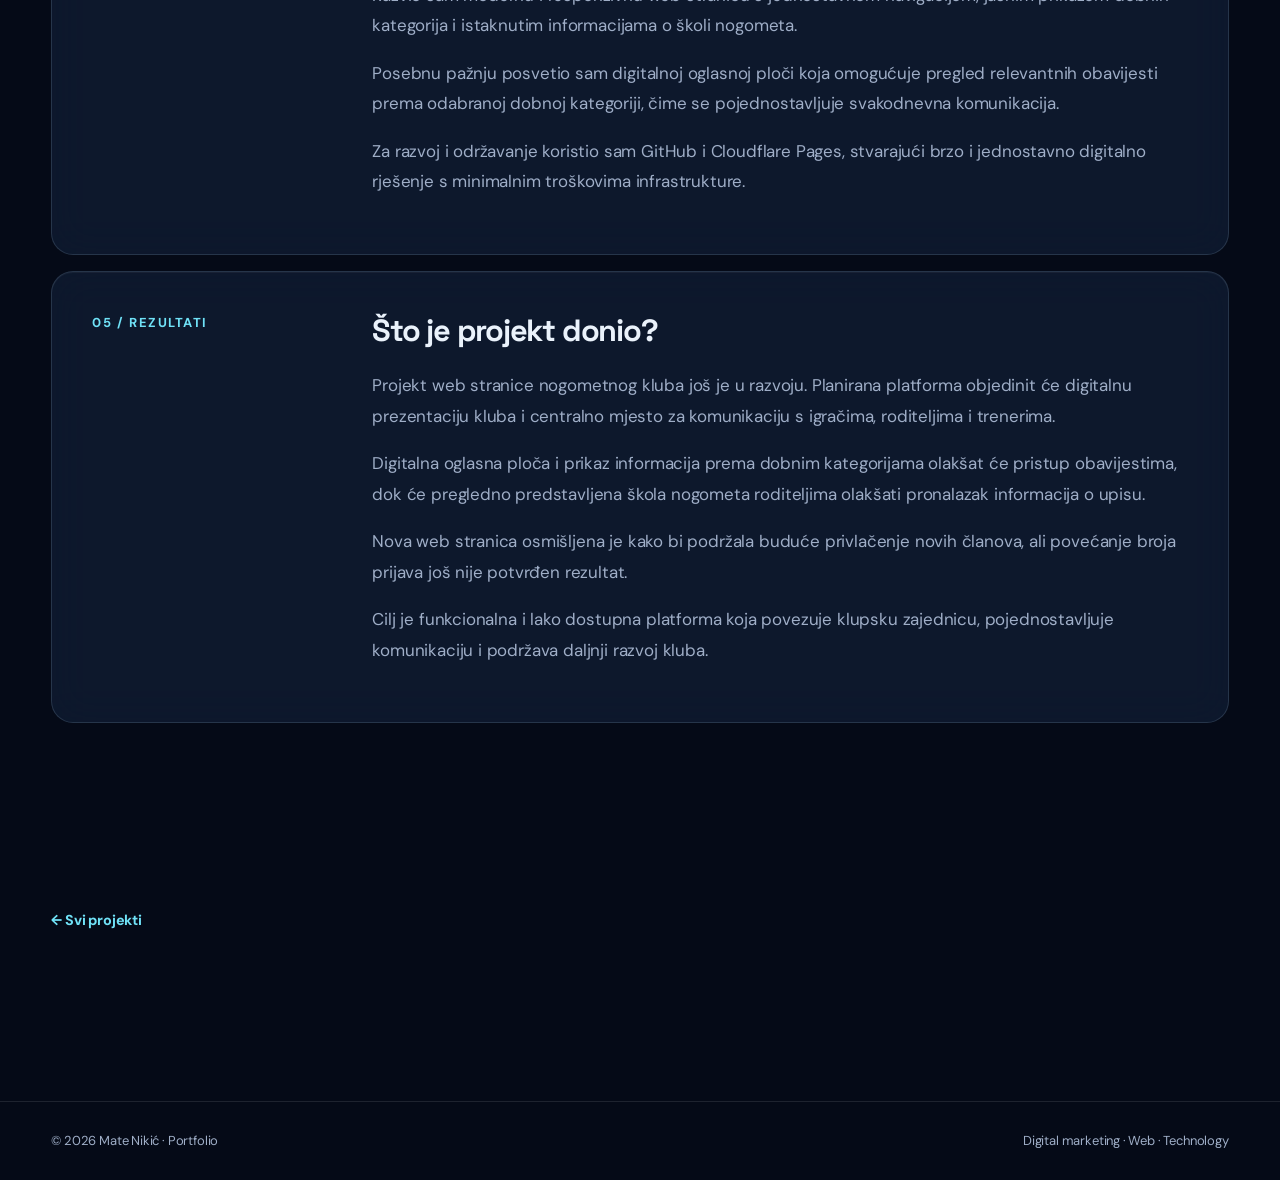
<file: projects/nk-gavran-laniste/index.html>
<!DOCTYPE html>

<html lang="hr"><head><meta charset="utf-8"/><meta content="width=device-width,initial-scale=1" name="viewport"/><meta content="#050b17" name="theme-color"/><meta content="Projekt web stranice nogometnog kluba s naglaskom na pregledne informacije za igrače, roditelje i trenere. Struktura i sadržaj razvijaju se kao zaseban projekt." name="description"/><title>NK Gavran Lanište | Mate Nikić</title><link href="../../assets/style.css" rel="stylesheet"/></head><body><header class="top"><nav class="wrap nav"><a class="logo" href="../../index.html">MATE<span>.</span>NIKIĆ</a><button aria-expanded="false" aria-label="Otvori navigaciju" class="navbtn">☰ Menu</button><div class="navlinks"><a href="../../index.html#work">Projekti</a><a href="../../index.html#expertise">Što radim</a><a href="../../index.html#about">O meni</a><a href="../../index.html#contact">Kontakt ↗</a></div></nav></header><main><div class="wrap"><section class="detail-hero"><a class="back" href="../../index.html#work">← Svi projekti</a><div class="eyebrow" style="margin-top:42px">Studija slučaja / 08 · Sports · Club website</div><h1>NK Gavran Lanište</h1><p class="lead">Digitalna prezentacija nogometnog kluba</p><div class="actions"><a class="btn" href="../../index.html#contact">Kontakt ↗</a></div><div class="case-facts"><div><span>Industrija</span><strong>Sports / Community</strong></div><div><span>Moja uloga</span><strong>Club website · Digital experience</strong></div><div><span>Trajanje</span><strong>U razvoju</strong></div><div><span>Usluge</span><strong>Web development · Portali &amp; platforme</strong></div><div><span>Vrijednost projekta</span><strong>Cijena na upit · placeholder</strong></div></div><p class="detail-price-note">Napomena: financijski iznosi nisu objavljeni; prikaz cijene je placeholder za buduću doradu.</p></section><div class="case-image missing-visual"><div class="thumb" style="min-height:340px"><div class="placeholder">NK Gavran Lanište</div></div><span>PLACEHOLDER · OVDJE DODATI SCREENSHOT PROJEKTA</span></div><div class="wrap case-visual-caption">Prikaz projekta / vizualna prezentacija</div><section class="case-template"><div class="case-section"><div class="case-index">01 / KONTEKST</div><div><h2>S čim je projekt krenuo?</h2><p class="case-summary">Projekt web stranice nogometnog kluba s naglaskom na pregledne informacije za igrače, roditelje i trenere. Struktura i sadržaj razvijaju se kao zaseban projekt.</p></div></div><div class="case-section"><div class="case-index">02 / CILJ I PRISTUP</div><div><h2>Što je klijentu bilo važno?</h2><p class="case-goal">Izraditi digitalnu prezentaciju nogometnog kluba s korisnim informacijama za članove i trenere.</p></div></div><div class="case-section"><div class="case-index">03 / MOJ DOPRINOS</div><div><h2>Što sam konkretno napravio?</h2><ul class="checks case-contributions"><li>Web struktura i navigacija</li><li>Prilagodba za mobilne uređaje</li><li>Informacije za dobne kategorije</li><li>Prostor za klupske obavijesti</li><li>GitHub i Cloudflare workflow</li></ul></div></div><div class="case-section"><div class="case-index">04 / RJEŠENJE</div><div><h2>Kako sam pristupio rješenju?</h2><p class="case-delivery">Projekt je u razvoju. Detalji implementacije i konačni vizuali bit će dodani nakon dovršetka.</p></div></div><div class="case-section"><div class="case-index">05 / REZULTATI</div><div><h2>Što je projekt donio?</h2><p class="case-results">Projekt pokazuje pristup i isporučene funkcionalnosti. Konkretne brojke dodat ću kada budu potvrđene.</p></div></div></section><section class="section"><a class="back" href="../../index.html#work">← Natrag na sve projekte</a></section></div></main><footer class="footer"><div class="wrap foot-inner"><span>© 2026 Mate Nikić · Portfolio</span><span>Digital marketing · Web · Technology</span></div></footer><script defer="" src="../../assets/main.js"></script></body></html>
</file>
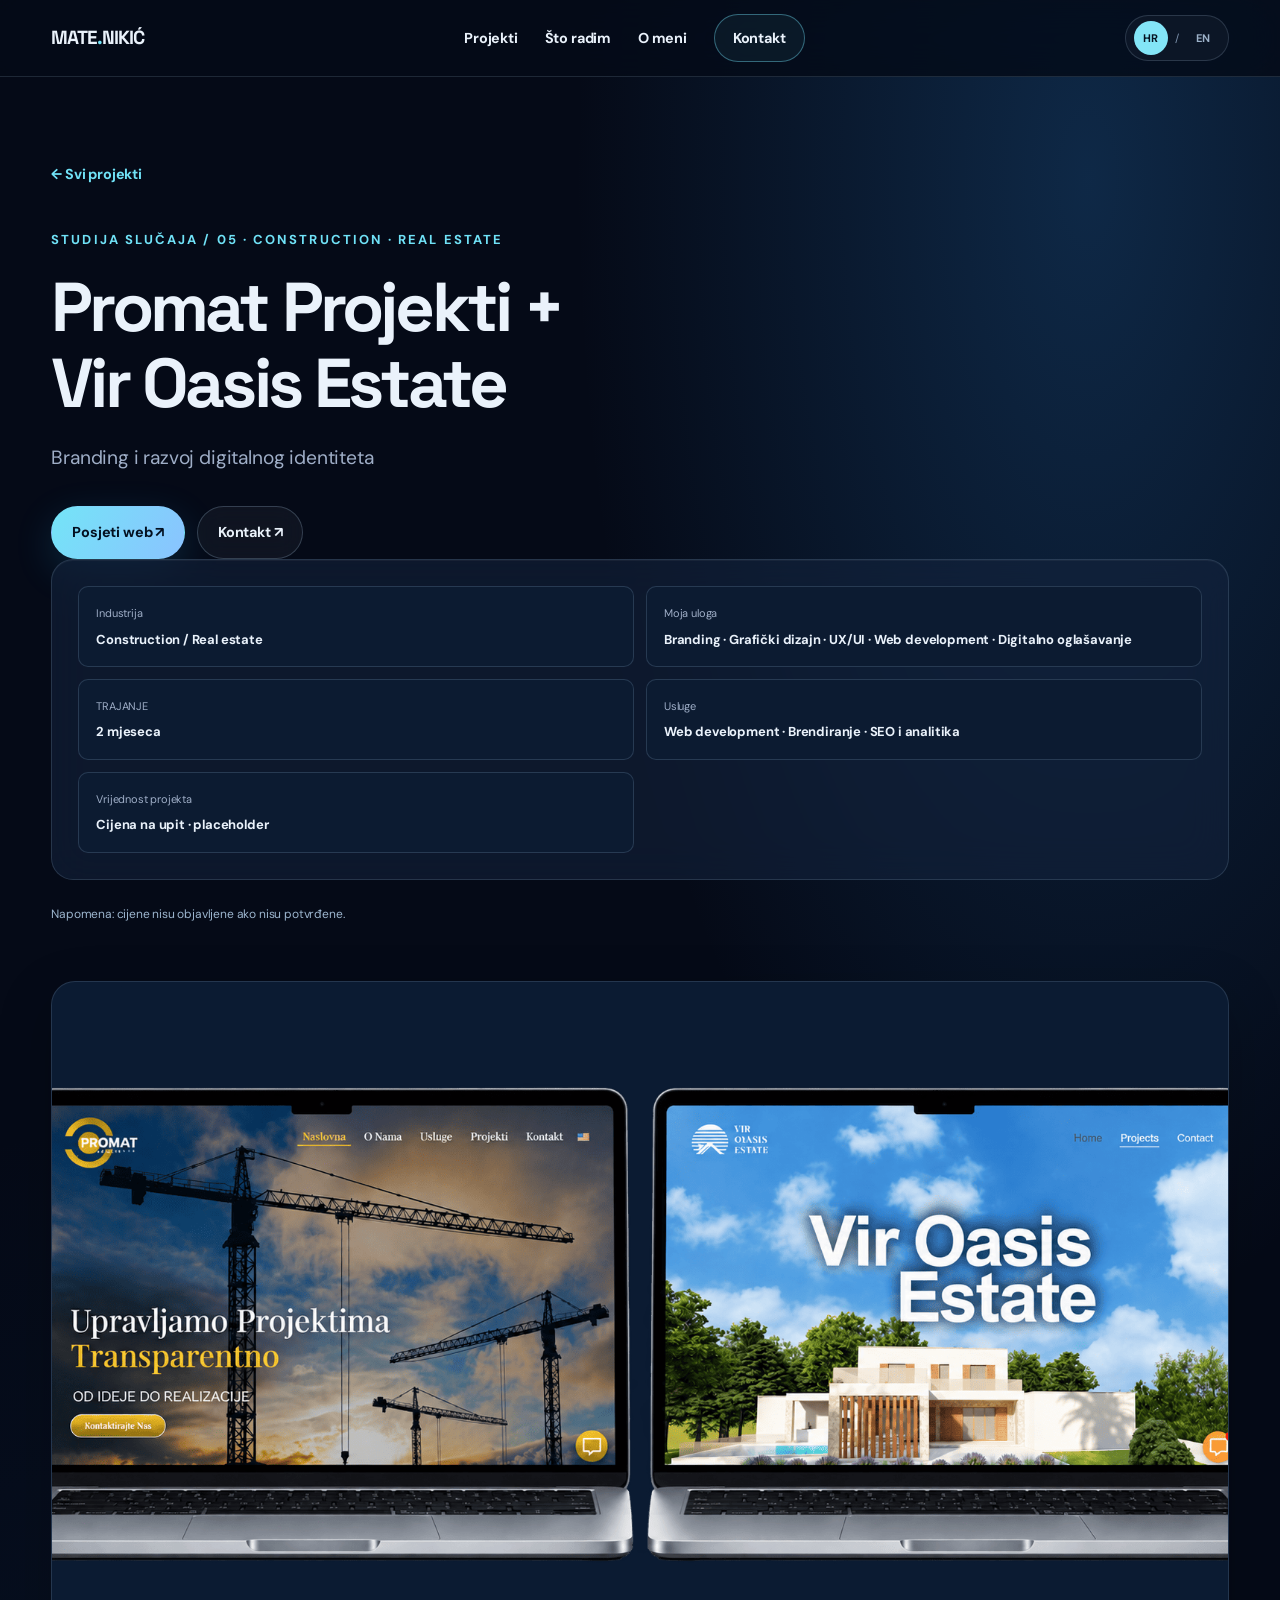
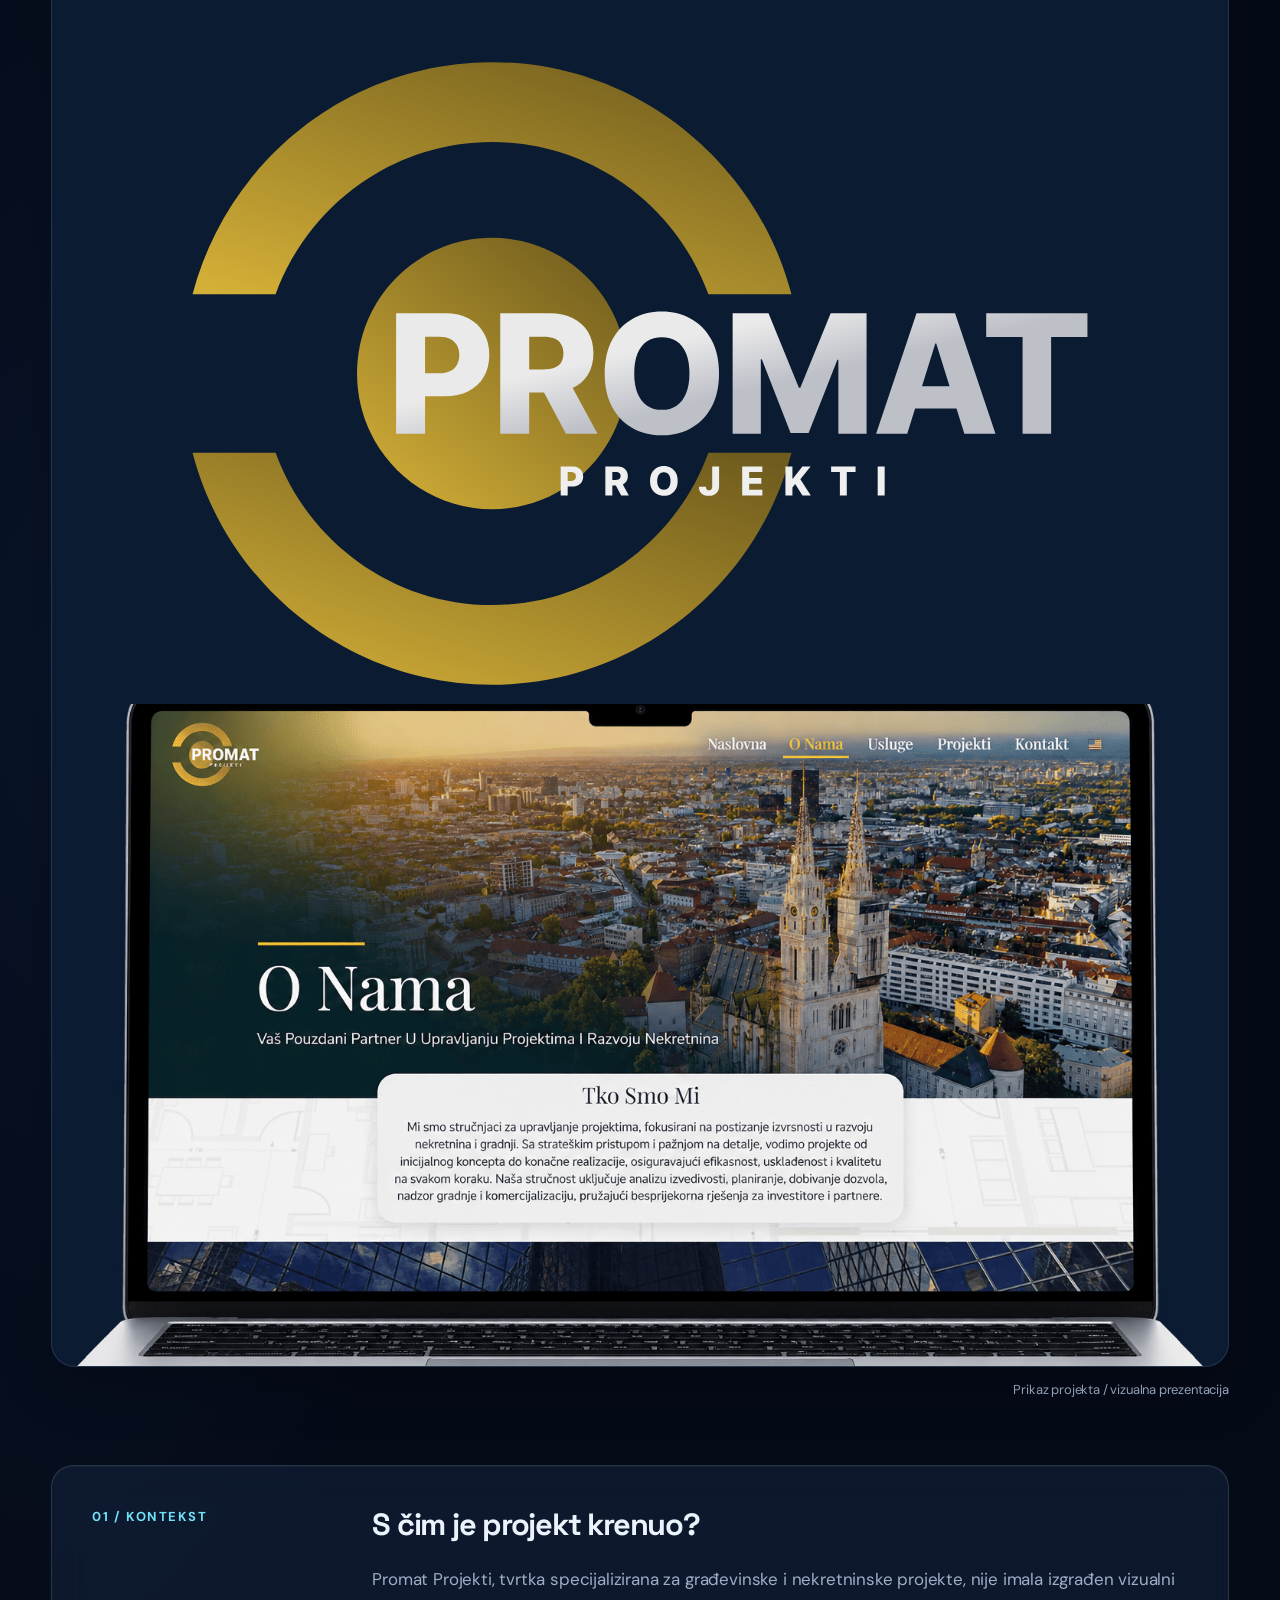
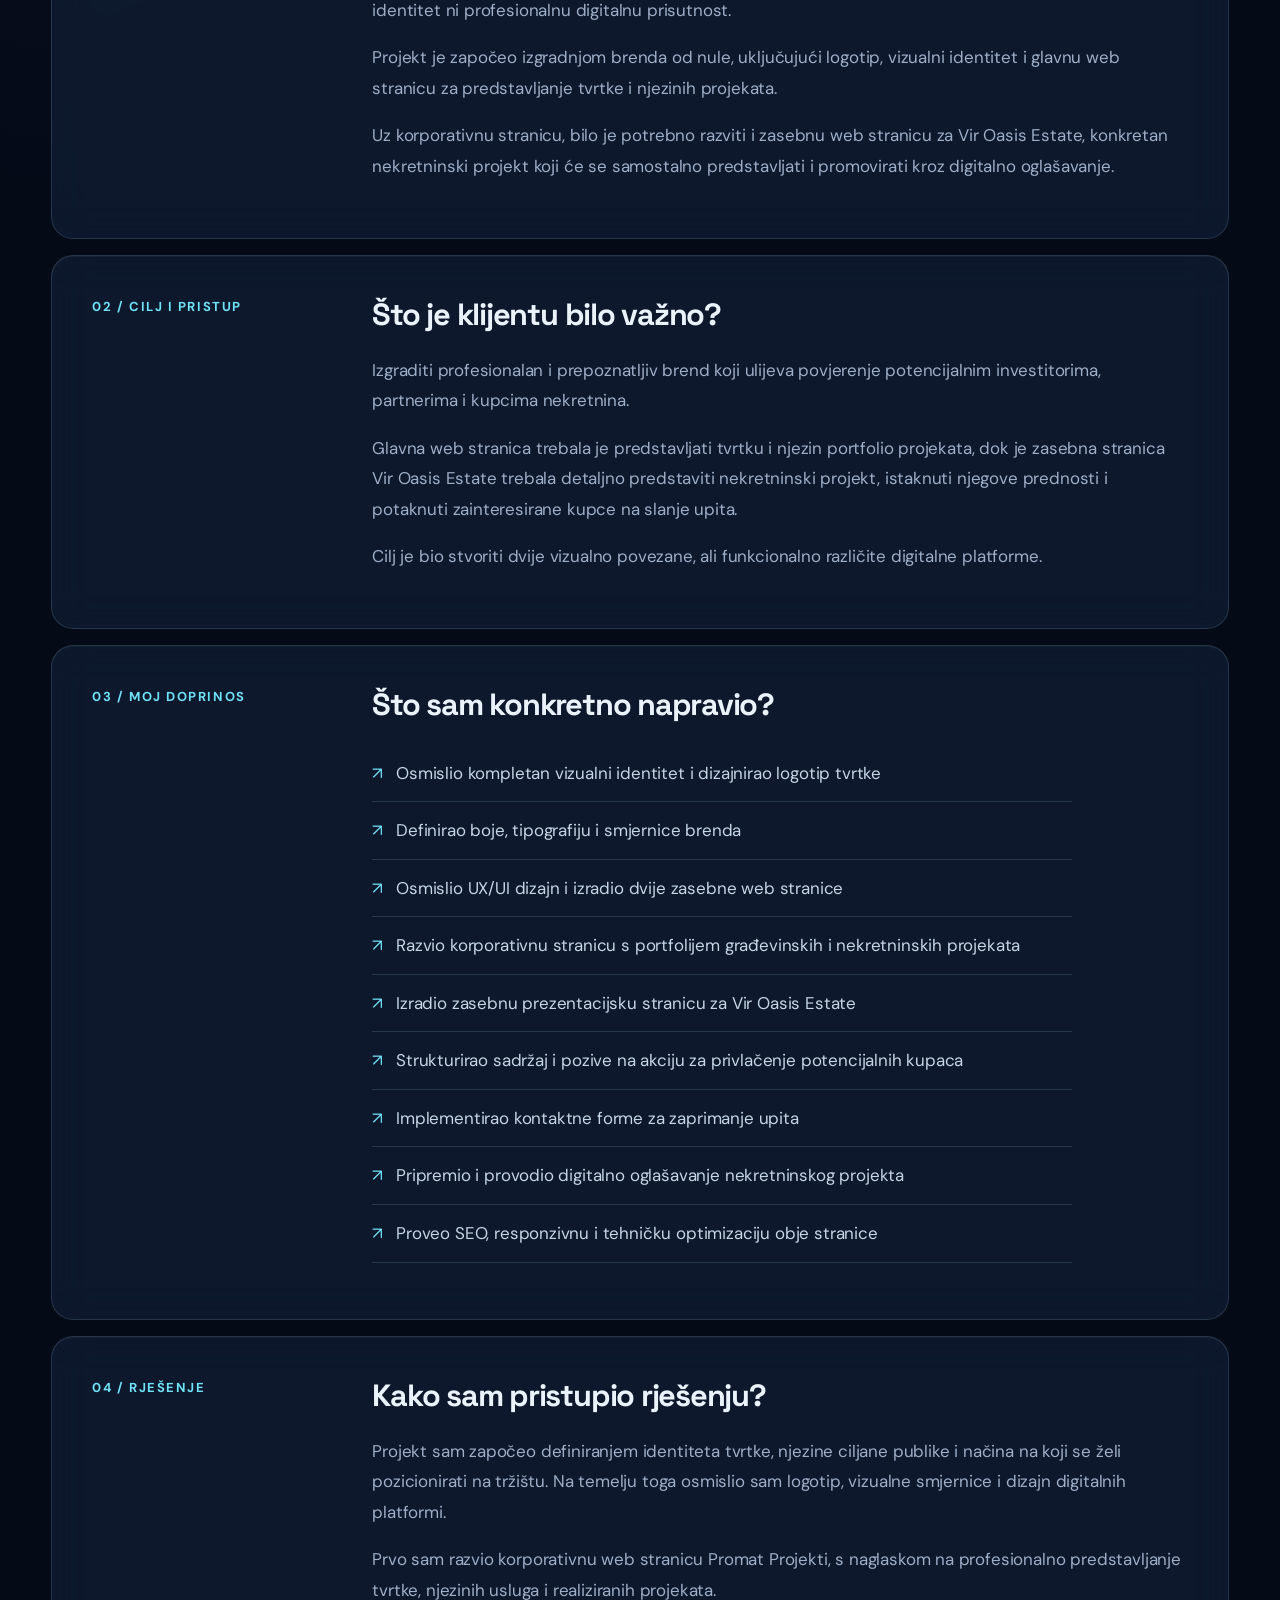
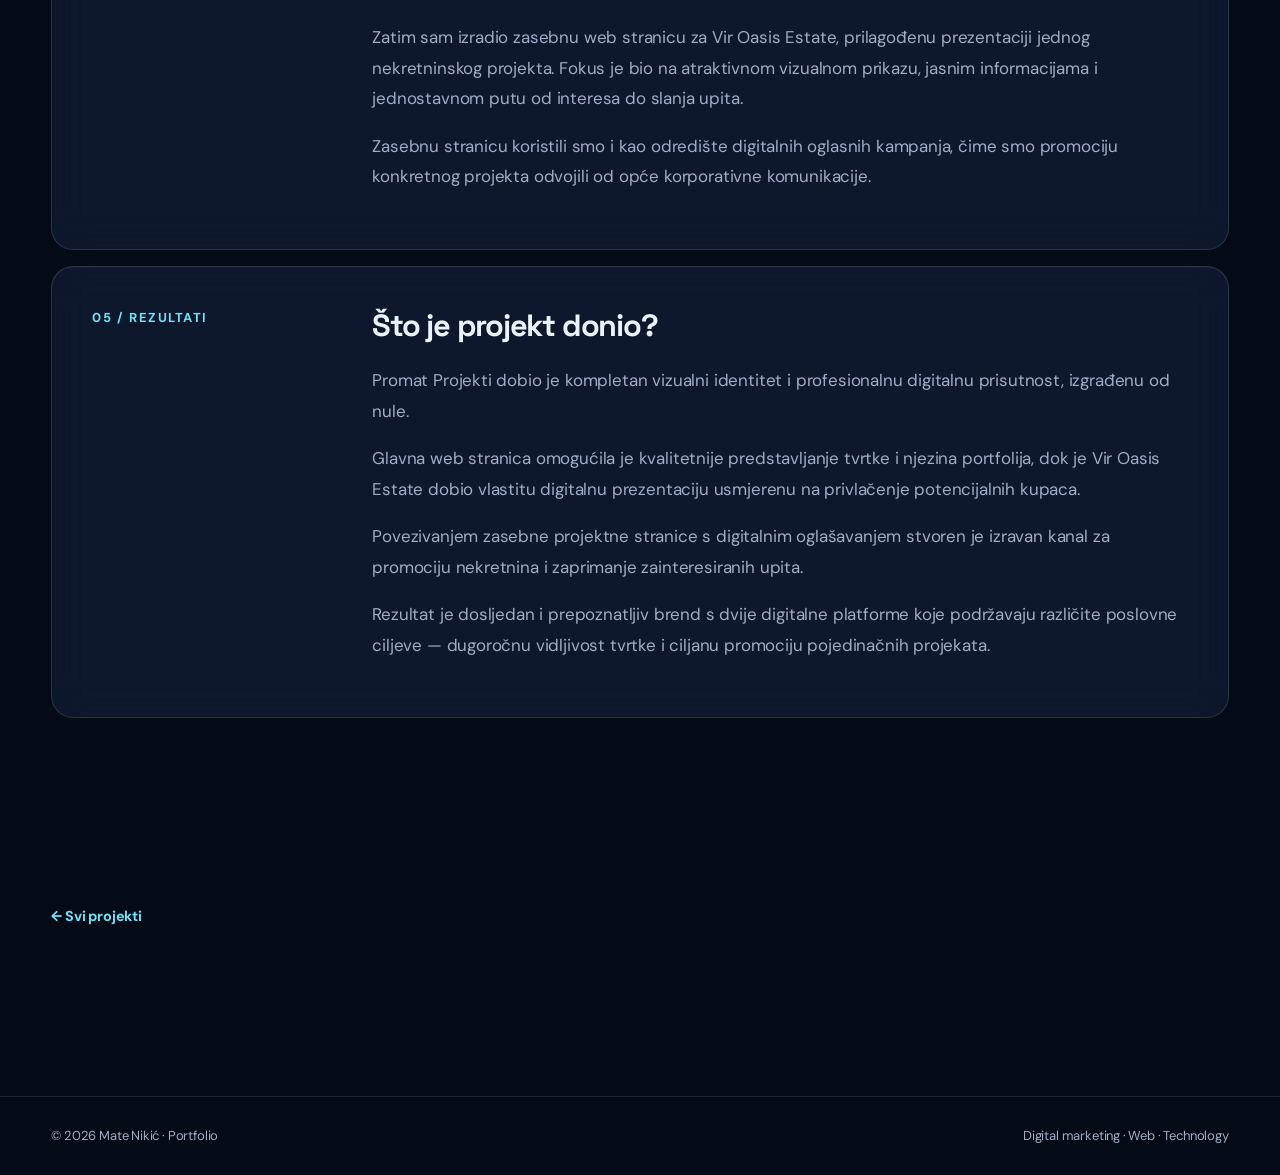
<file: projects/promat-projekti/index.html>
<!DOCTYPE html>

<html lang="hr"><head><meta charset="utf-8"/><meta content="width=device-width,initial-scale=1" name="viewport"/><meta content="#050b17" name="theme-color"/><meta content="Razvoj kompletnog digitalnog identiteta za tvrtku specijaliziranu za građevinske i nekretninske projekte. Projekt je uključivao brend, logotip i dvije zasebne višejezične web stranice." name="description"/><title>Promat Projekti + Vir Oasis Estate | Mate Nikić</title><link href="../../assets/style.css" rel="stylesheet"/></head><body><header class="top"><nav class="wrap nav"><a class="logo" href="../../index.html">MATE<span>.</span>NIKIĆ</a><button aria-expanded="false" aria-label="Otvori navigaciju" class="navbtn">☰ Menu</button><div class="navlinks"><a href="../../index.html#work">Projekti</a><a href="../../index.html#expertise">Što radim</a><a href="../../index.html#about">O meni</a><a href="../../index.html#contact">Kontakt ↗</a></div></nav></header><main><div class="wrap"><section class="detail-hero"><a class="back" href="../../index.html#work">← Svi projekti</a><div class="eyebrow" style="margin-top:42px">Studija slučaja / 05 · Construction · Real estate</div><h1>Promat Projekti + Vir Oasis Estate</h1><p class="lead">Branding i razvoj digitalnog identiteta</p><div class="actions"><a class="btn primary" href="https://promatprojekti.com/hr/" rel="noopener noreferrer" target="_blank">Posjeti web ↗</a><a class="btn" href="../../index.html#contact">Kontakt ↗</a></div><div class="case-facts"><div><span>Industrija</span><strong>Construction / Real estate</strong></div><div><span>Moja uloga</span><strong>Branding · Two websites</strong></div><div><span>Trajanje</span><strong>2 mjeseca</strong></div><div><span>Usluge</span><strong>Web development · Branding &amp; dizajn · SEO &amp; analitika</strong></div><div><span>Vrijednost projekta</span><strong>Cijena na upit · placeholder</strong></div></div><p class="detail-price-note">Napomena: financijski iznosi nisu objavljeni; prikaz cijene je placeholder za buduću doradu.</p></section><div class="case-image"><img alt="Studija slučaja: Promat Projekti + Vir Oasis Estate" src="../../assets/case-5.png"/></div><div class="wrap case-visual-caption">Prikaz projekta / vizualna prezentacija</div><section class="case-template"><div class="case-section"><div class="case-index">01 / KONTEKST</div><div><h2>S čim je projekt krenuo?</h2><p class="case-summary">Razvoj kompletnog digitalnog identiteta za tvrtku specijaliziranu za građevinske i nekretninske projekte. Projekt je uključivao brend, logotip i dvije zasebne višejezične web stranice.</p></div></div><div class="case-section"><div class="case-index">02 / CILJ I PRISTUP</div><div><h2>Što je klijentu bilo važno?</h2><p class="case-goal">Uspostaviti dosljedan digitalni identitet za tvrtku i njezin nekretninski projekt.</p></div></div><div class="case-section"><div class="case-index">03 / MOJ DOPRINOS</div><div><h2>Što sam konkretno napravio?</h2><ul class="checks case-contributions"><li>Branding i dizajn vizualnog identiteta</li><li>Dizajn i izrada logotipa</li><li>UX/UI dizajn i struktura weba</li><li>WordPress + Elementor Pro</li><li>Razvoj dvije zasebne web stranice</li><li>Višejezičnost, SEO i optimizacija</li></ul></div></div><div class="case-section"><div class="case-index">04 / RJEŠENJE</div><div><h2>Kako sam pristupio rješenju?</h2><p class="case-delivery">Projekt obuhvaća sljedeće komponente: Branding i dizajn vizualnog identiteta, Dizajn i izrada logotipa, UX/UI dizajn i struktura weba, WordPress + Elementor Pro.</p></div></div><div class="case-section"><div class="case-index">05 / REZULTATI</div><div><h2>Što je projekt donio?</h2><p class="case-results">Projekt pokazuje pristup i isporučene funkcionalnosti. Konkretne brojke dodat ću kada budu potvrđene.</p></div></div></section><section class="section"><a class="back" href="../../index.html#work">← Natrag na sve projekte</a></section></div></main><footer class="footer"><div class="wrap foot-inner"><span>© 2026 Mate Nikić · Portfolio</span><span>Digital marketing · Web · Technology</span></div></footer><script defer="" src="../../assets/main.js"></script></body></html>
</file>
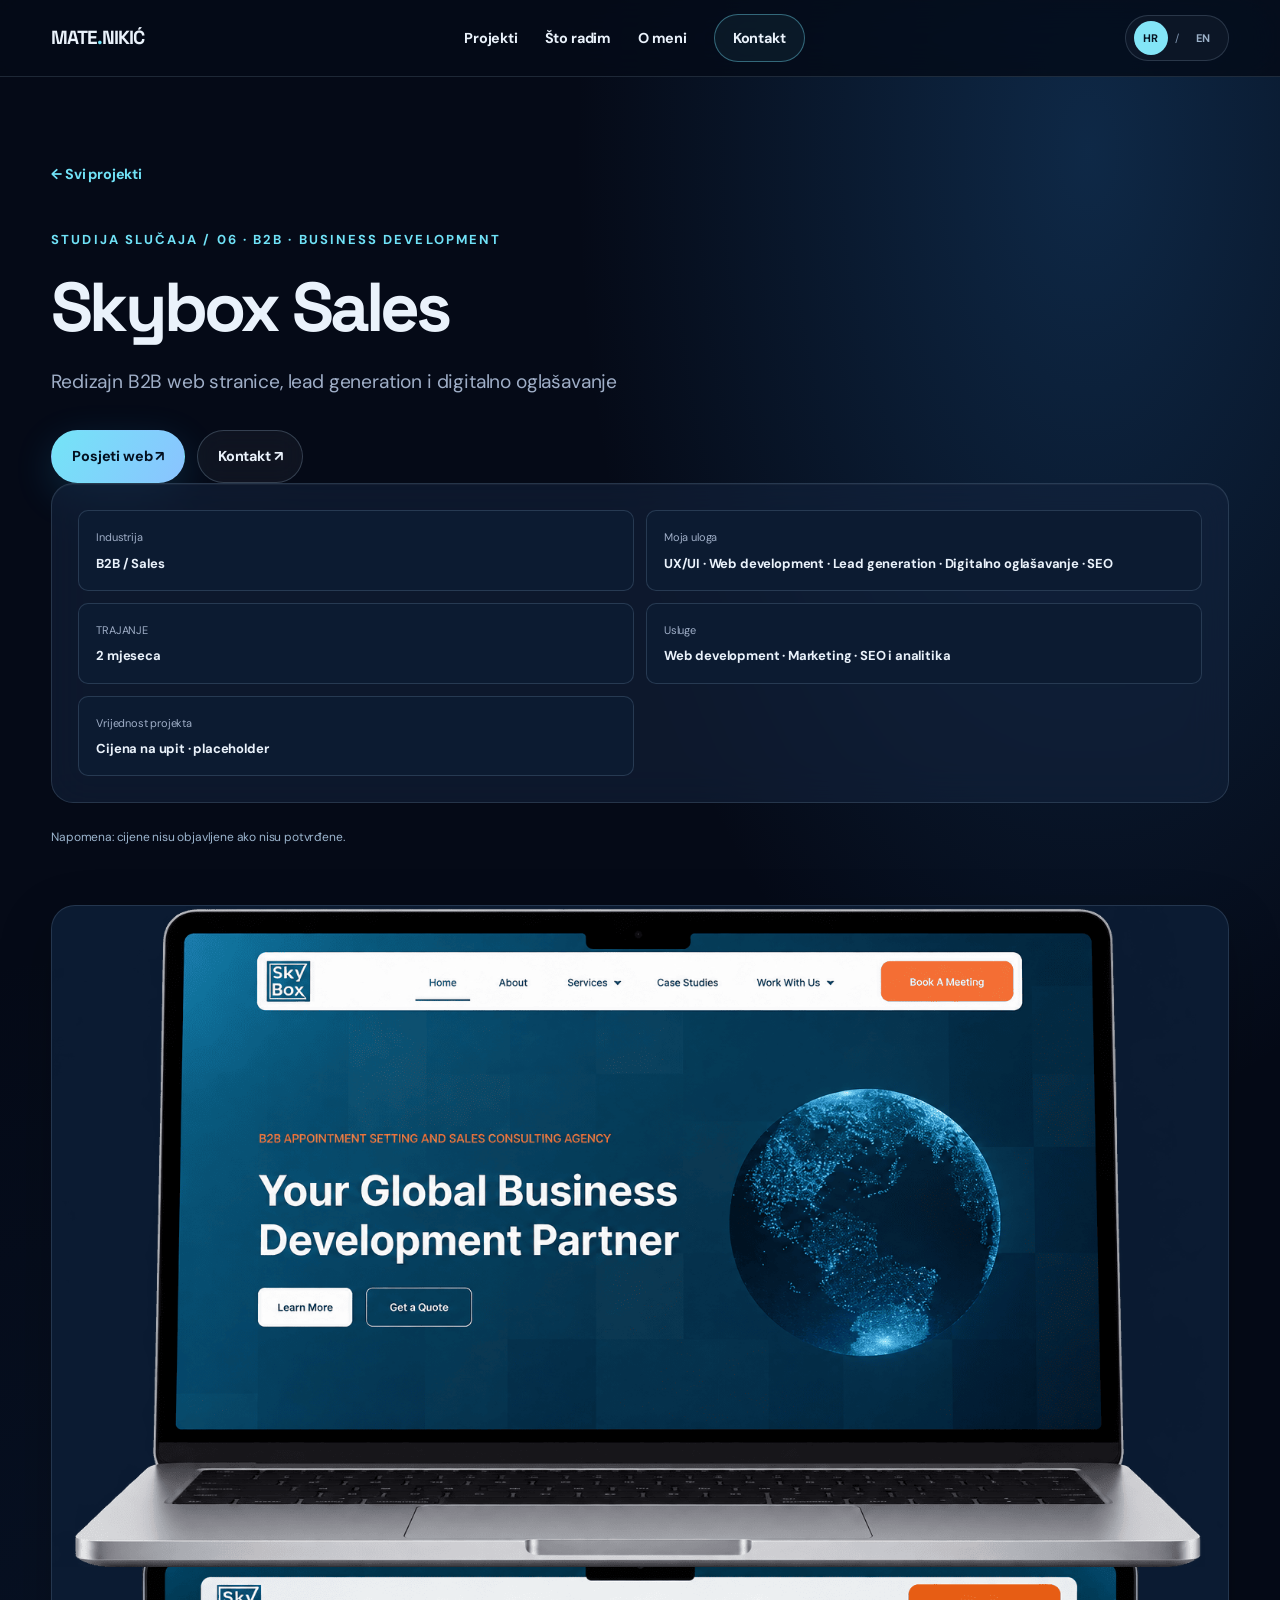
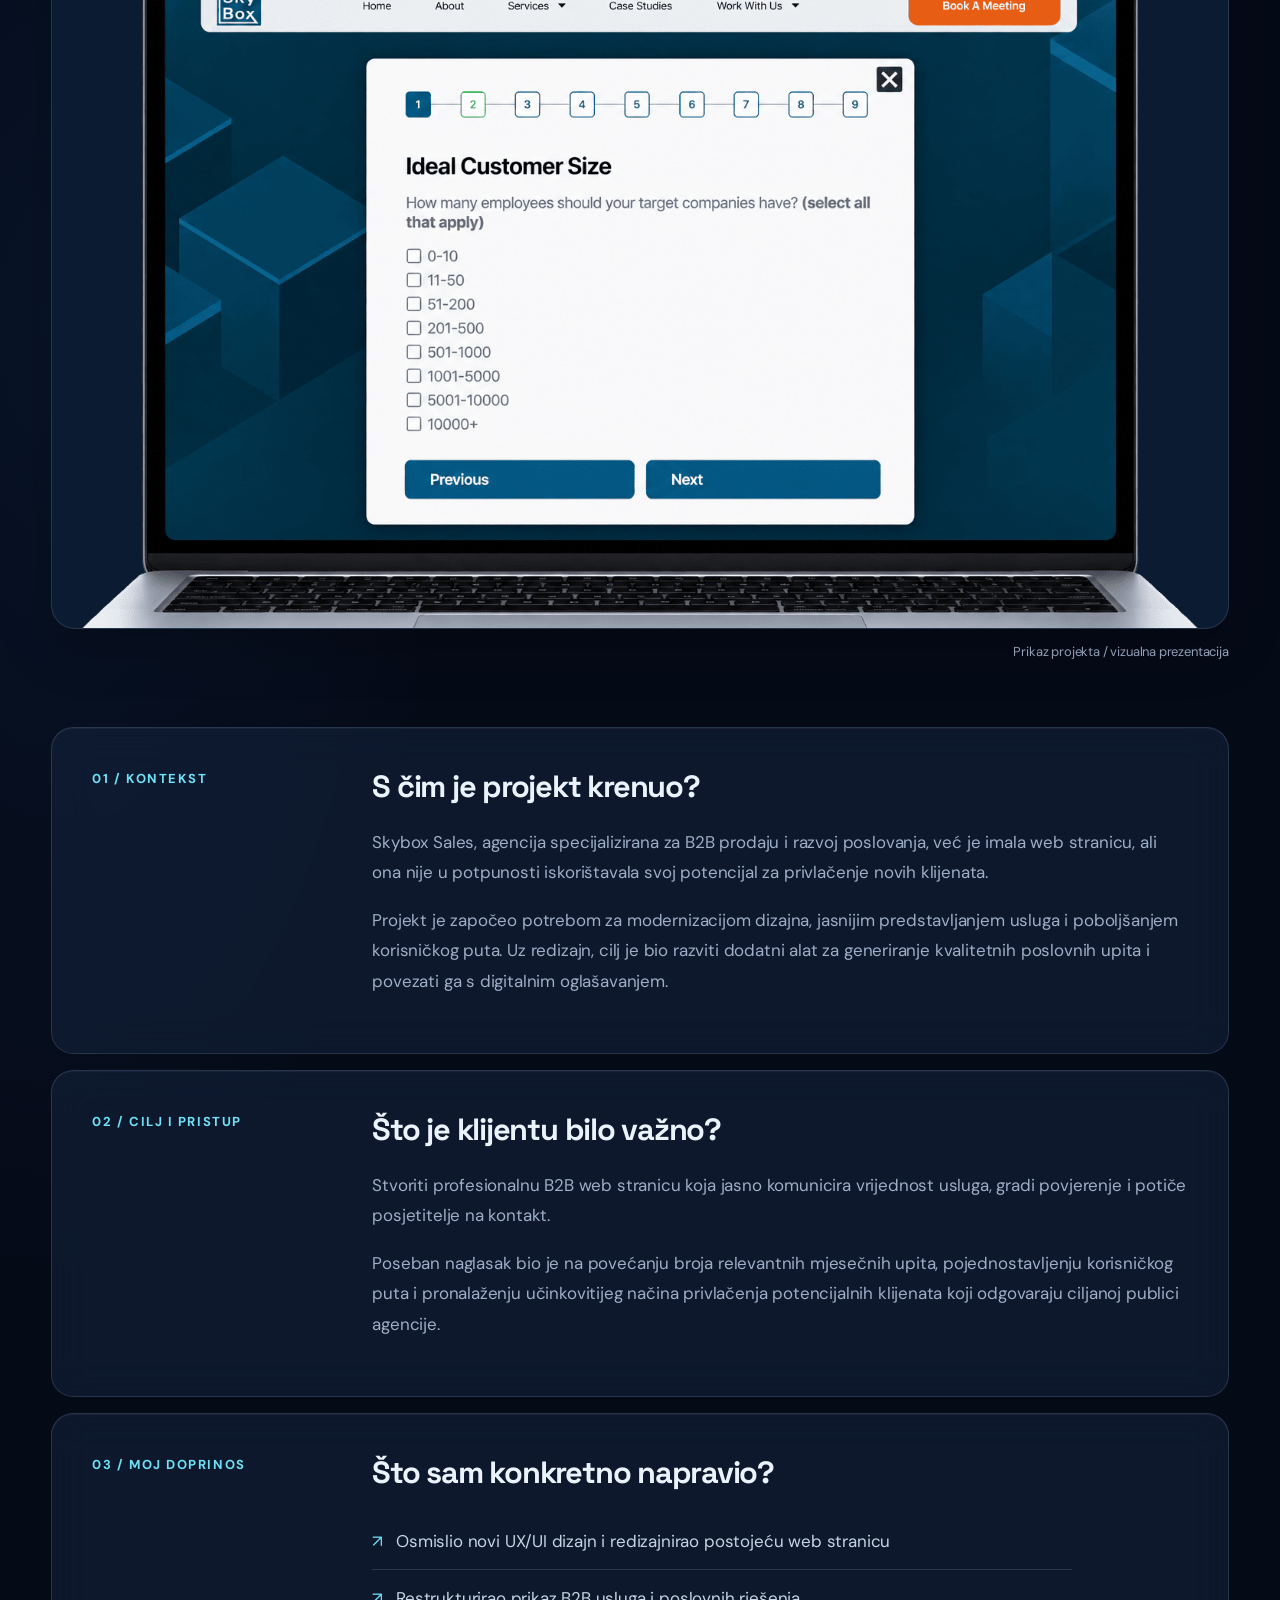
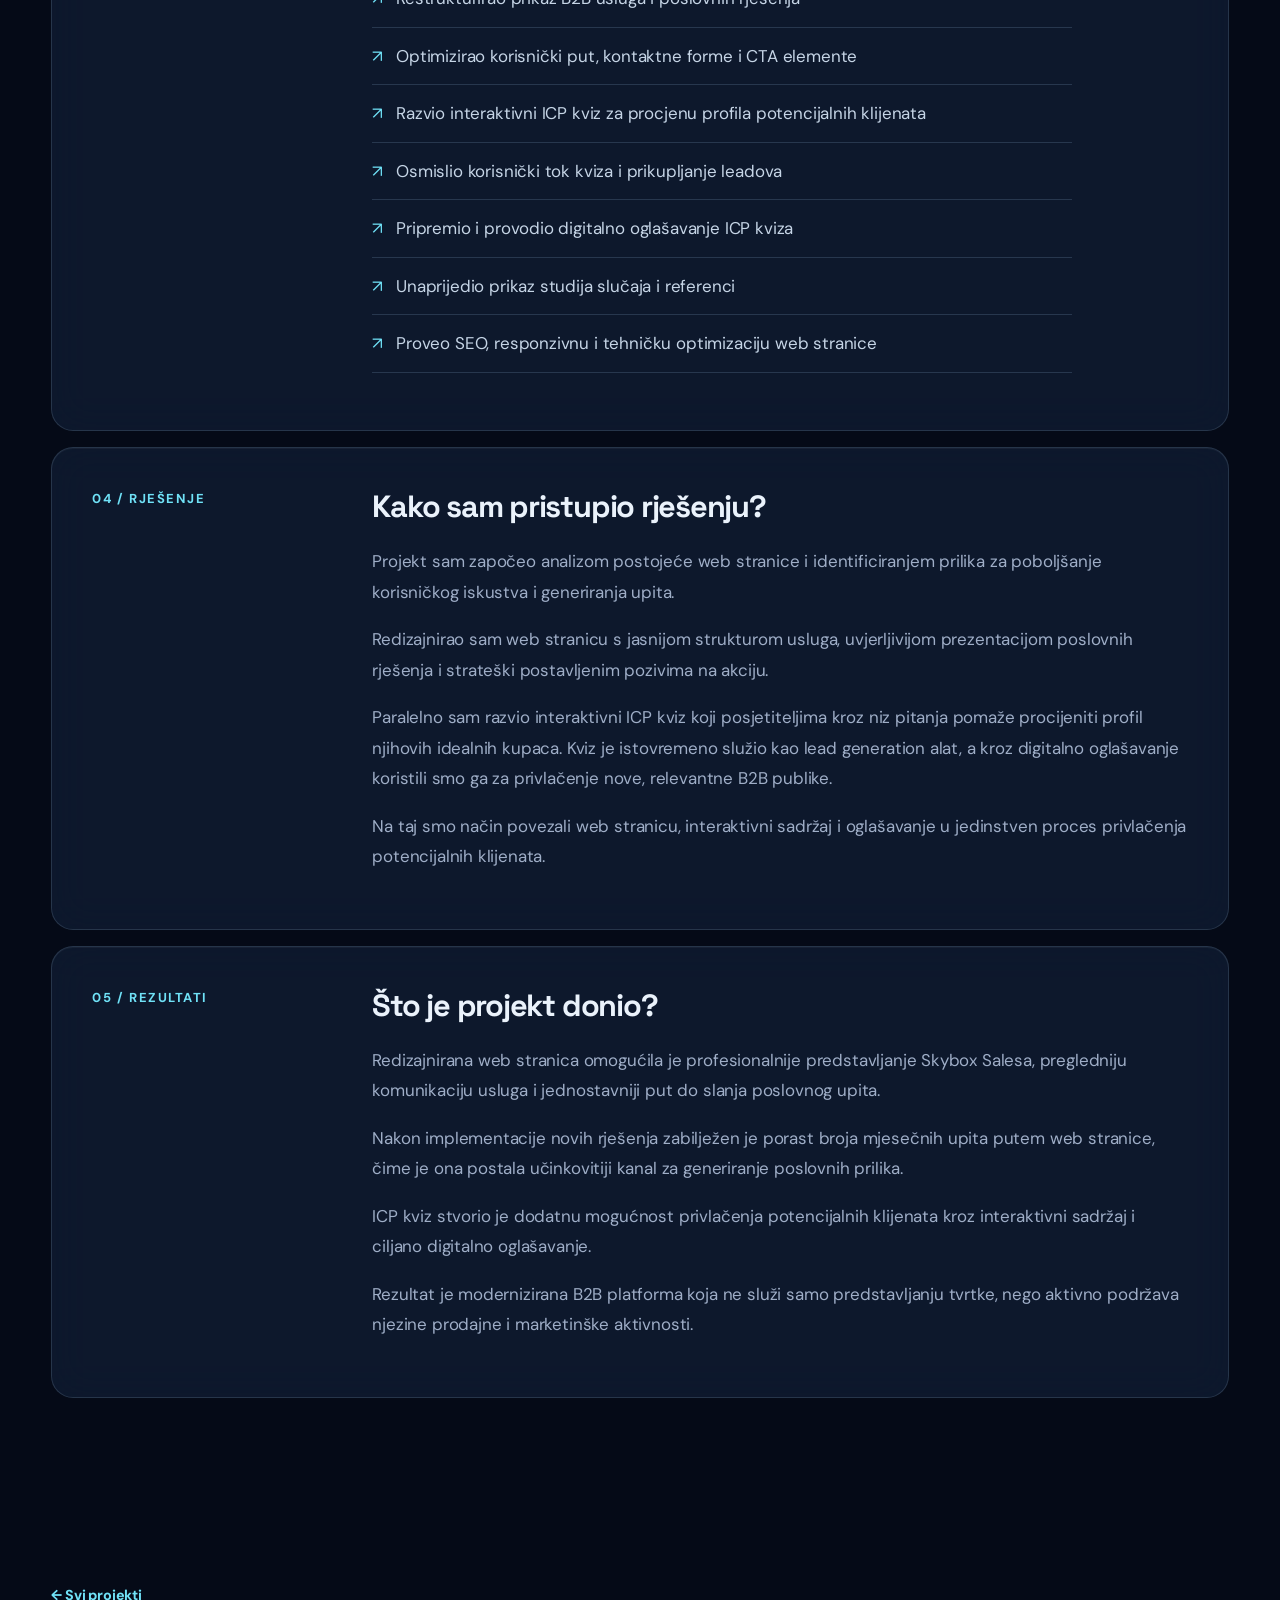
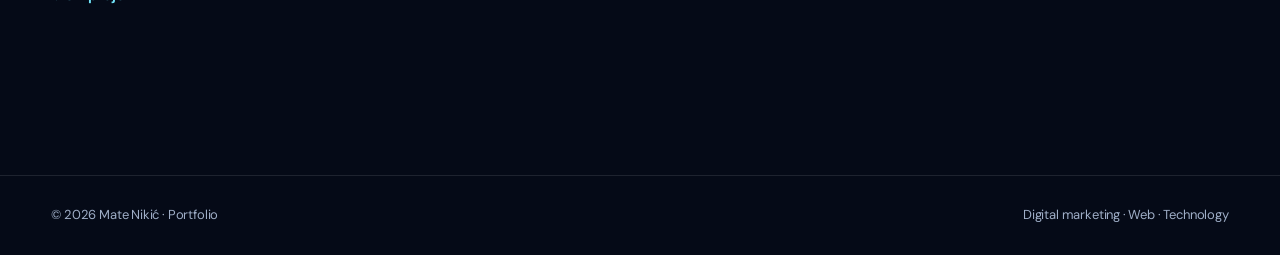
<file: projects/skybox-sales/index.html>
<!DOCTYPE html>

<html lang="hr"><head><meta charset="utf-8"/><meta content="width=device-width,initial-scale=1" name="viewport"/><meta content="#050b17" name="theme-color"/><meta content="Dizajn i razvoj nove web stranice za međunarodnu B2B sales i business development agenciju. Fokus je bio na jasnoj strukturi usluga, studijama slučaja i konverzijskom korisničkom putu." name="description"/><title>Skybox Sales | Mate Nikić</title><link href="../../assets/style.css" rel="stylesheet"/></head><body><header class="top"><nav class="wrap nav"><a class="logo" href="../../index.html">MATE<span>.</span>NIKIĆ</a><button aria-expanded="false" aria-label="Otvori navigaciju" class="navbtn">☰ Menu</button><div class="navlinks"><a href="../../index.html#work">Projekti</a><a href="../../index.html#expertise">Što radim</a><a href="../../index.html#about">O meni</a><a href="../../index.html#contact">Kontakt ↗</a></div></nav></header><main><div class="wrap"><section class="detail-hero"><a class="back" href="../../index.html#work">← Svi projekti</a><div class="eyebrow" style="margin-top:42px">Studija slučaja / 06 · B2B · Business development</div><h1>Skybox Sales</h1><p class="lead">B2B web stranica i lead generation</p><div class="actions"><a class="btn primary" href="https://skybox-sales.com" rel="noopener noreferrer" target="_blank">Posjeti web ↗</a><a class="btn" href="../../index.html#contact">Kontakt ↗</a></div><div class="case-facts"><div><span>Industrija</span><strong>B2B / Sales</strong></div><div><span>Moja uloga</span><strong>B2B website · Lead generation</strong></div><div><span>Trajanje</span><strong>2 mjeseca</strong></div><div><span>Usluge</span><strong>Web development · Marketing &amp; kampanje · SEO &amp; analitika</strong></div><div><span>Vrijednost projekta</span><strong>Cijena na upit · placeholder</strong></div></div><p class="detail-price-note">Napomena: financijski iznosi nisu objavljeni; prikaz cijene je placeholder za buduću doradu.</p></section><div class="case-image"><img alt="Studija slučaja: Skybox Sales" src="../../assets/case-6.png"/></div><div class="wrap case-visual-caption">Prikaz projekta / vizualna prezentacija</div><section class="case-template"><div class="case-section"><div class="case-index">01 / KONTEKST</div><div><h2>S čim je projekt krenuo?</h2><p class="case-summary">Dizajn i razvoj nove web stranice za međunarodnu B2B sales i business development agenciju. Fokus je bio na jasnoj strukturi usluga, studijama slučaja i konverzijskom korisničkom putu.</p></div></div><div class="case-section"><div class="case-index">02 / CILJ I PRISTUP</div><div><h2>Što je klijentu bilo važno?</h2><p class="case-goal">Jasno predstaviti B2B usluge i pojednostaviti put posjetitelja do upita.</p></div></div><div class="case-section"><div class="case-index">03 / MOJ DOPRINOS</div><div><h2>Što sam konkretno napravio?</h2><ul class="checks case-contributions"><li>Struktura, UX/UI dizajn i razvoj weba</li><li>Struktura usluga i case studyja</li><li>WordPress + Elementor Pro</li><li>Lead generation forme i CTA elementi</li><li>Responsive / mobile optimizacija</li><li>SEO, performance i tehnička optimizacija</li></ul></div></div><div class="case-section"><div class="case-index">04 / RJEŠENJE</div><div><h2>Kako sam pristupio rješenju?</h2><p class="case-delivery">Projekt obuhvaća sljedeće komponente: Struktura, UX/UI dizajn i razvoj weba, Struktura usluga i case studyja, WordPress + Elementor Pro, Lead generation forme i CTA elementi.</p></div></div><div class="case-section"><div class="case-index">05 / REZULTATI</div><div><h2>Što je projekt donio?</h2><p class="case-results">Projekt pokazuje pristup i isporučene funkcionalnosti. Konkretne brojke dodat ću kada budu potvrđene.</p></div></div></section><section class="section"><a class="back" href="../../index.html#work">← Natrag na sve projekte</a></section></div></main><footer class="footer"><div class="wrap foot-inner"><span>© 2026 Mate Nikić · Portfolio</span><span>Digital marketing · Web · Technology</span></div></footer><script defer="" src="../../assets/main.js"></script></body></html>
</file>
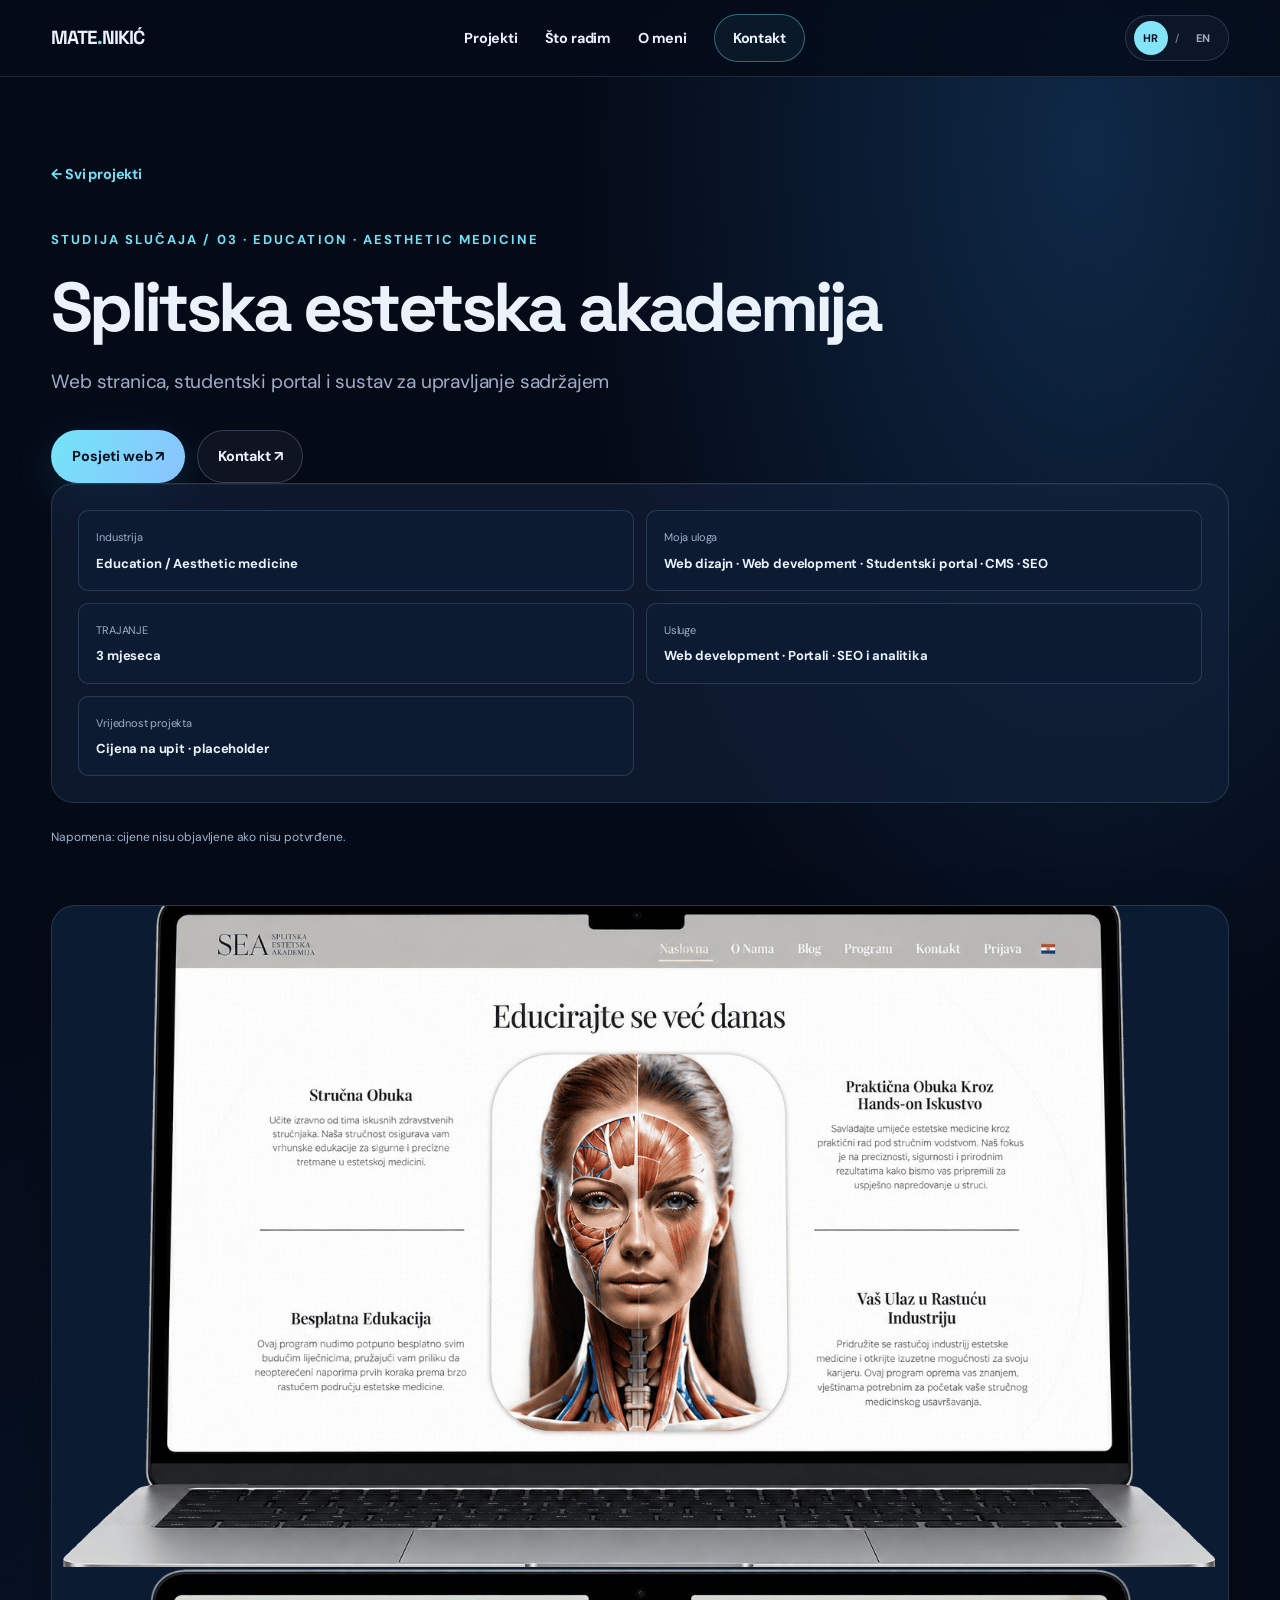
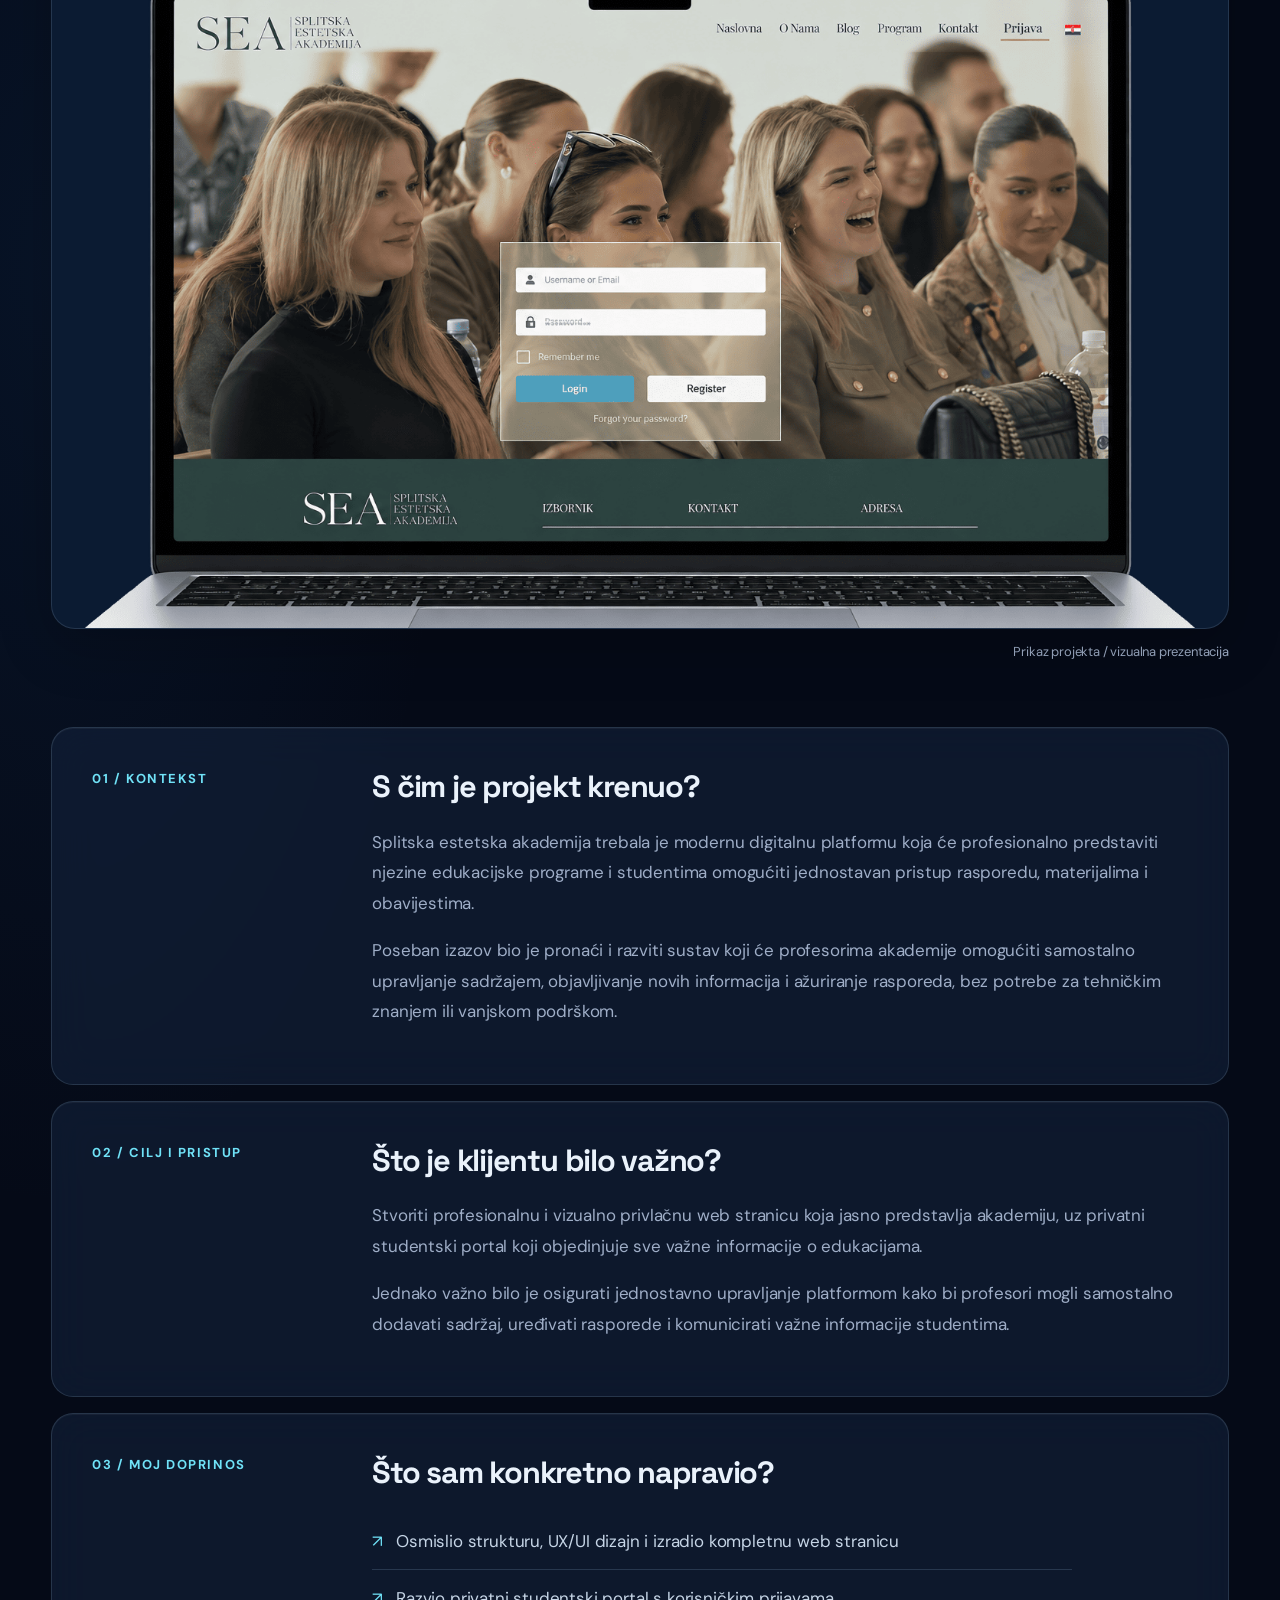
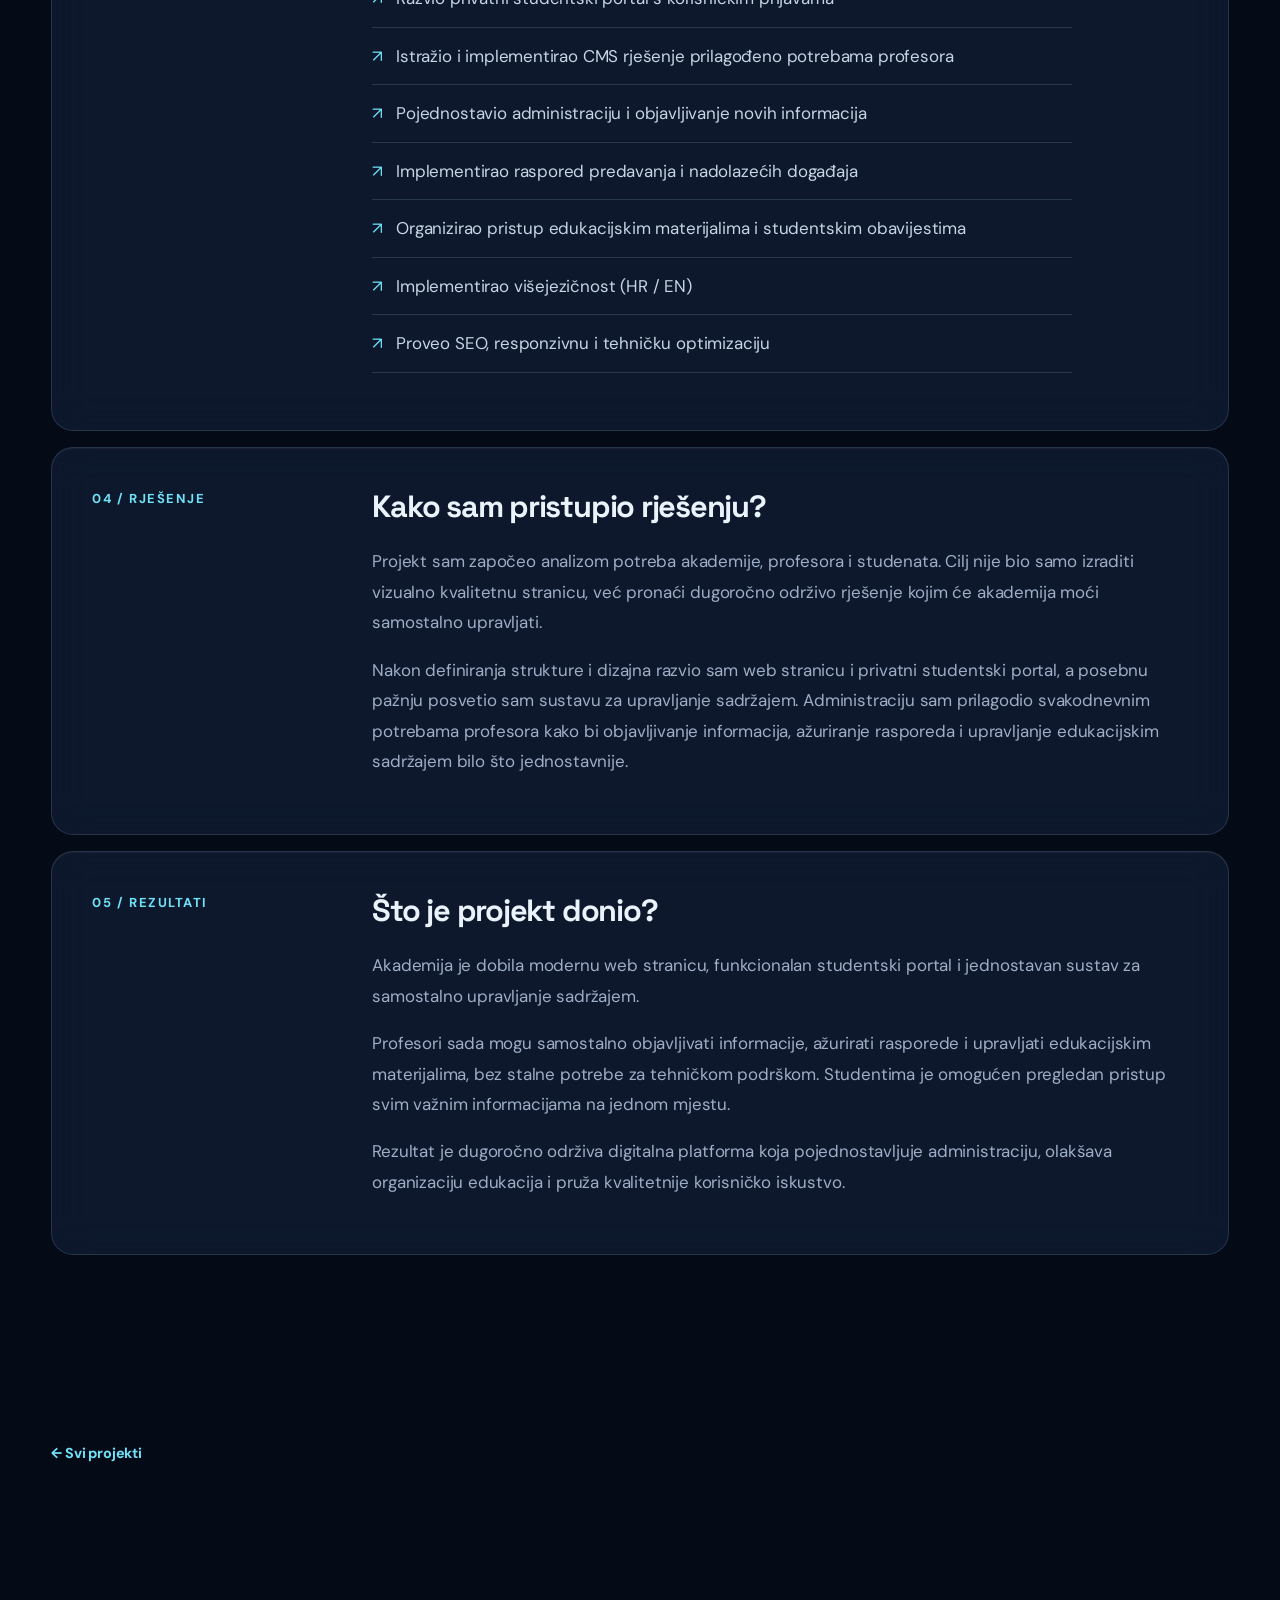
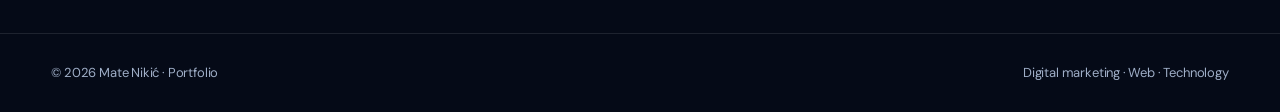
<file: projects/splitska-estetska-akademija/index.html>
<!DOCTYPE html>

<html lang="hr"><head><meta charset="utf-8"/><meta content="width=device-width,initial-scale=1" name="viewport"/><meta content="#050b17" name="theme-color"/><meta content="Dizajn i razvoj moderne web platforme za Splitsku estetsku akademiju, uz privatni student portal koji prijavljenim studentima omogućuje pristup rasporedu, edukacijskim materijalima i obavijestima." name="description"/><title>Splitska estetska akademija | Mate Nikić</title><link href="../../assets/style.css" rel="stylesheet"/></head><body><header class="top"><nav class="wrap nav"><a class="logo" href="../../index.html">MATE<span>.</span>NIKIĆ</a><button aria-expanded="false" aria-label="Otvori navigaciju" class="navbtn">☰ Menu</button><div class="navlinks"><a href="../../index.html#work">Projekti</a><a href="../../index.html#expertise">Što radim</a><a href="../../index.html#about">O meni</a><a href="../../index.html#contact">Kontakt ↗</a></div></nav></header><main><div class="wrap"><section class="detail-hero"><a class="back" href="../../index.html#work">← Svi projekti</a><div class="eyebrow" style="margin-top:42px">Studija slučaja / 03 · Education · Aesthetic medicine</div><h1>Splitska estetska akademija</h1><p class="lead">Web stranica i student portal</p><div class="actions"><a class="btn primary" href="https://splitska-estetska-akademija.com" rel="noopener noreferrer" target="_blank">Posjeti web ↗</a><a class="btn" href="../../index.html#contact">Kontakt ↗</a></div><div class="case-facts"><div><span>Industrija</span><strong>Education / Aesthetic medicine</strong></div><div><span>Moja uloga</span><strong>Web development · Student portal</strong></div><div><span>Trajanje</span><strong>3 mjeseca</strong></div><div><span>Usluge</span><strong>Web development · Portali &amp; platforme · SEO &amp; analitika</strong></div><div><span>Vrijednost projekta</span><strong>Cijena na upit · placeholder</strong></div></div><p class="detail-price-note">Napomena: financijski iznosi nisu objavljeni; prikaz cijene je placeholder za buduću doradu.</p></section><div class="case-image"><img alt="Studija slučaja: Splitska estetska akademija" src="../../assets/case-3.png"/></div><div class="wrap case-visual-caption">Prikaz projekta / vizualna prezentacija</div><section class="case-template"><div class="case-section"><div class="case-index">01 / KONTEKST</div><div><h2>S čim je projekt krenuo?</h2><p class="case-summary">Dizajn i razvoj moderne web platforme za Splitsku estetsku akademiju, uz privatni student portal koji prijavljenim studentima omogućuje pristup rasporedu, edukacijskim materijalima i obavijestima.</p></div></div><div class="case-section"><div class="case-index">02 / CILJ I PRISTUP</div><div><h2>Što je klijentu bilo važno?</h2><p class="case-goal">Objediniti javnu prezentaciju akademije i privatni prostor za studente.</p></div></div><div class="case-section"><div class="case-index">03 / MOJ DOPRINOS</div><div><h2>Što sam konkretno napravio?</h2><ul class="checks case-contributions"><li>Struktura, UX/UI dizajn i razvoj weba</li><li>Privatni student portal i korisničke prijave</li><li>WordPress + Elementor Pro</li><li>Raspored predavanja i događaja</li><li>Višejezičnost (HR / EN)</li><li>SEO, analitika i tehnička optimizacija</li></ul></div></div><div class="case-section"><div class="case-index">04 / RJEŠENJE</div><div><h2>Kako sam pristupio rješenju?</h2><p class="case-delivery">Projekt obuhvaća sljedeće komponente: Struktura, UX/UI dizajn i razvoj weba, Privatni student portal i korisničke prijave, WordPress + Elementor Pro, Raspored predavanja i događaja.</p></div></div><div class="case-section"><div class="case-index">05 / REZULTATI</div><div><h2>Što je projekt donio?</h2><p class="case-results">Projekt pokazuje pristup i isporučene funkcionalnosti. Konkretne brojke dodat ću kada budu potvrđene.</p></div></div></section><section class="section"><a class="back" href="../../index.html#work">← Natrag na sve projekte</a></section></div></main><footer class="footer"><div class="wrap foot-inner"><span>© 2026 Mate Nikić · Portfolio</span><span>Digital marketing · Web · Technology</span></div></footer><script defer="" src="../../assets/main.js"></script></body></html>
</file>
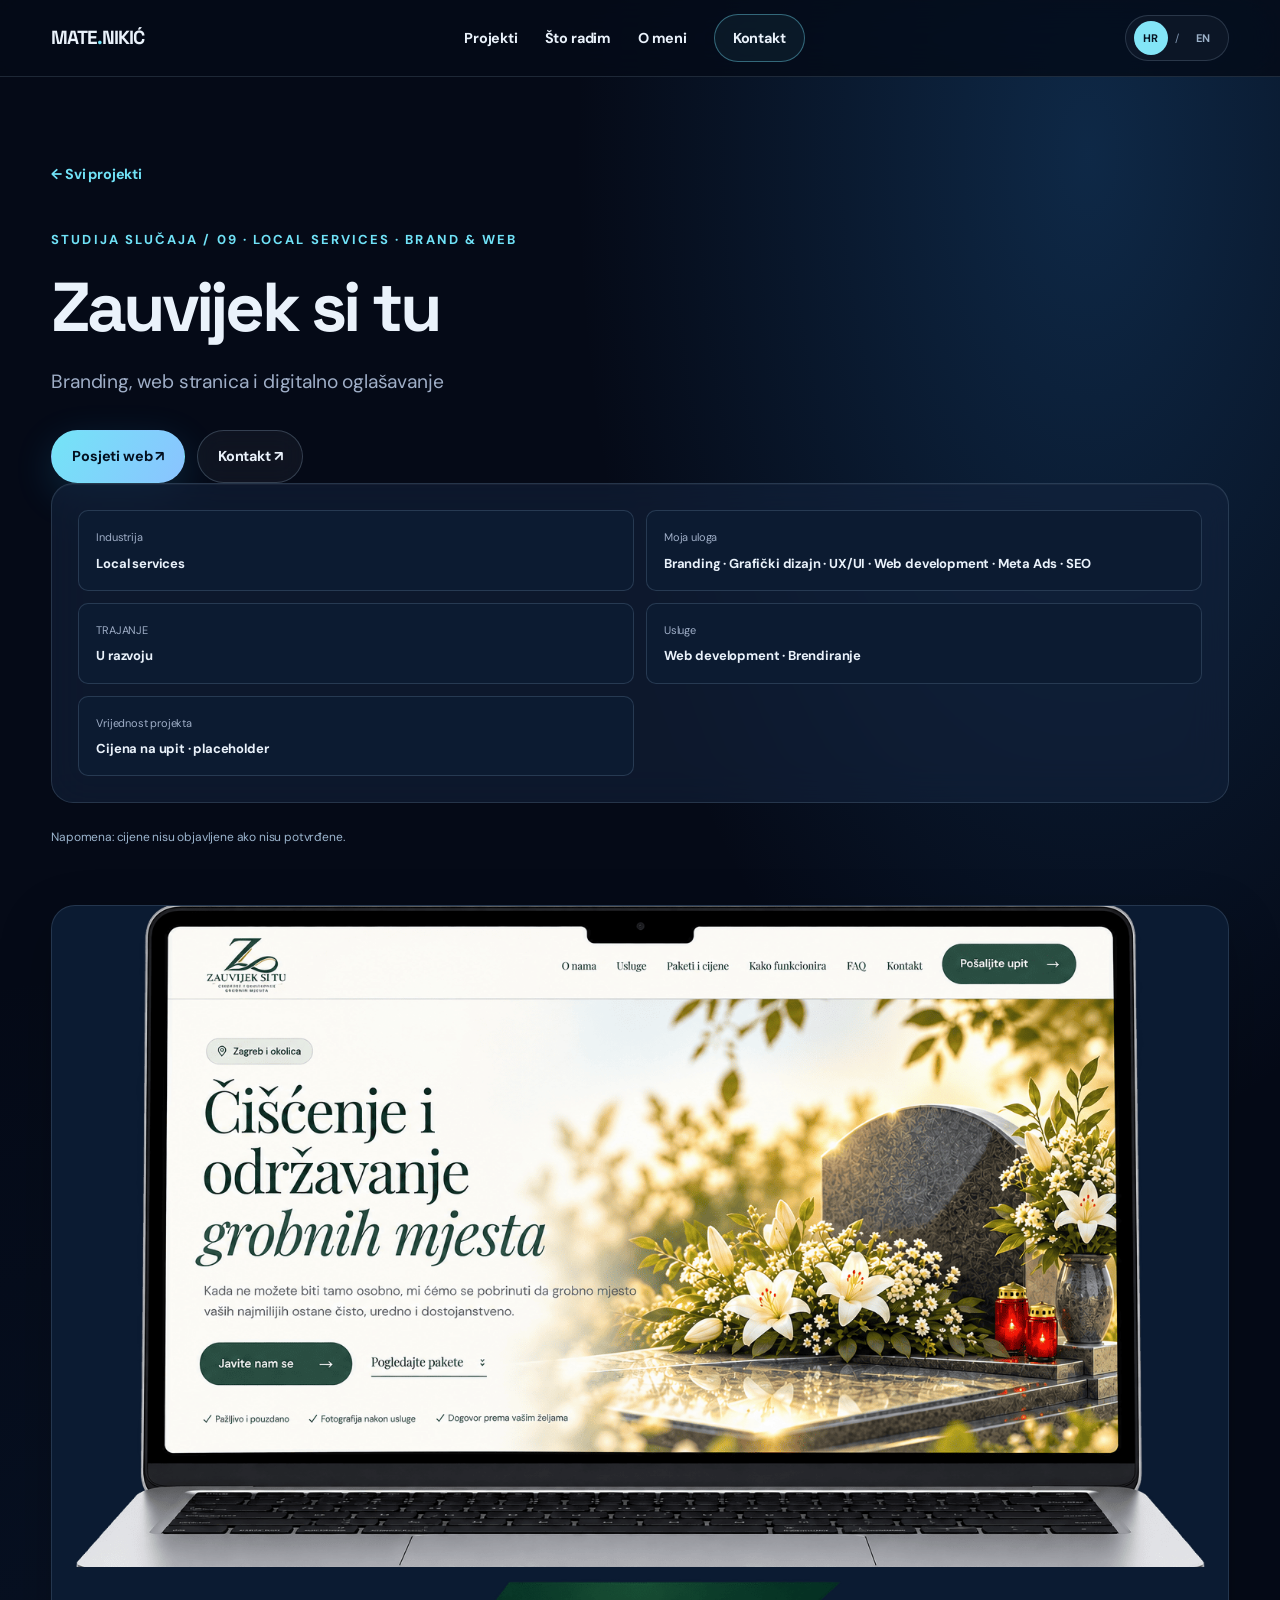
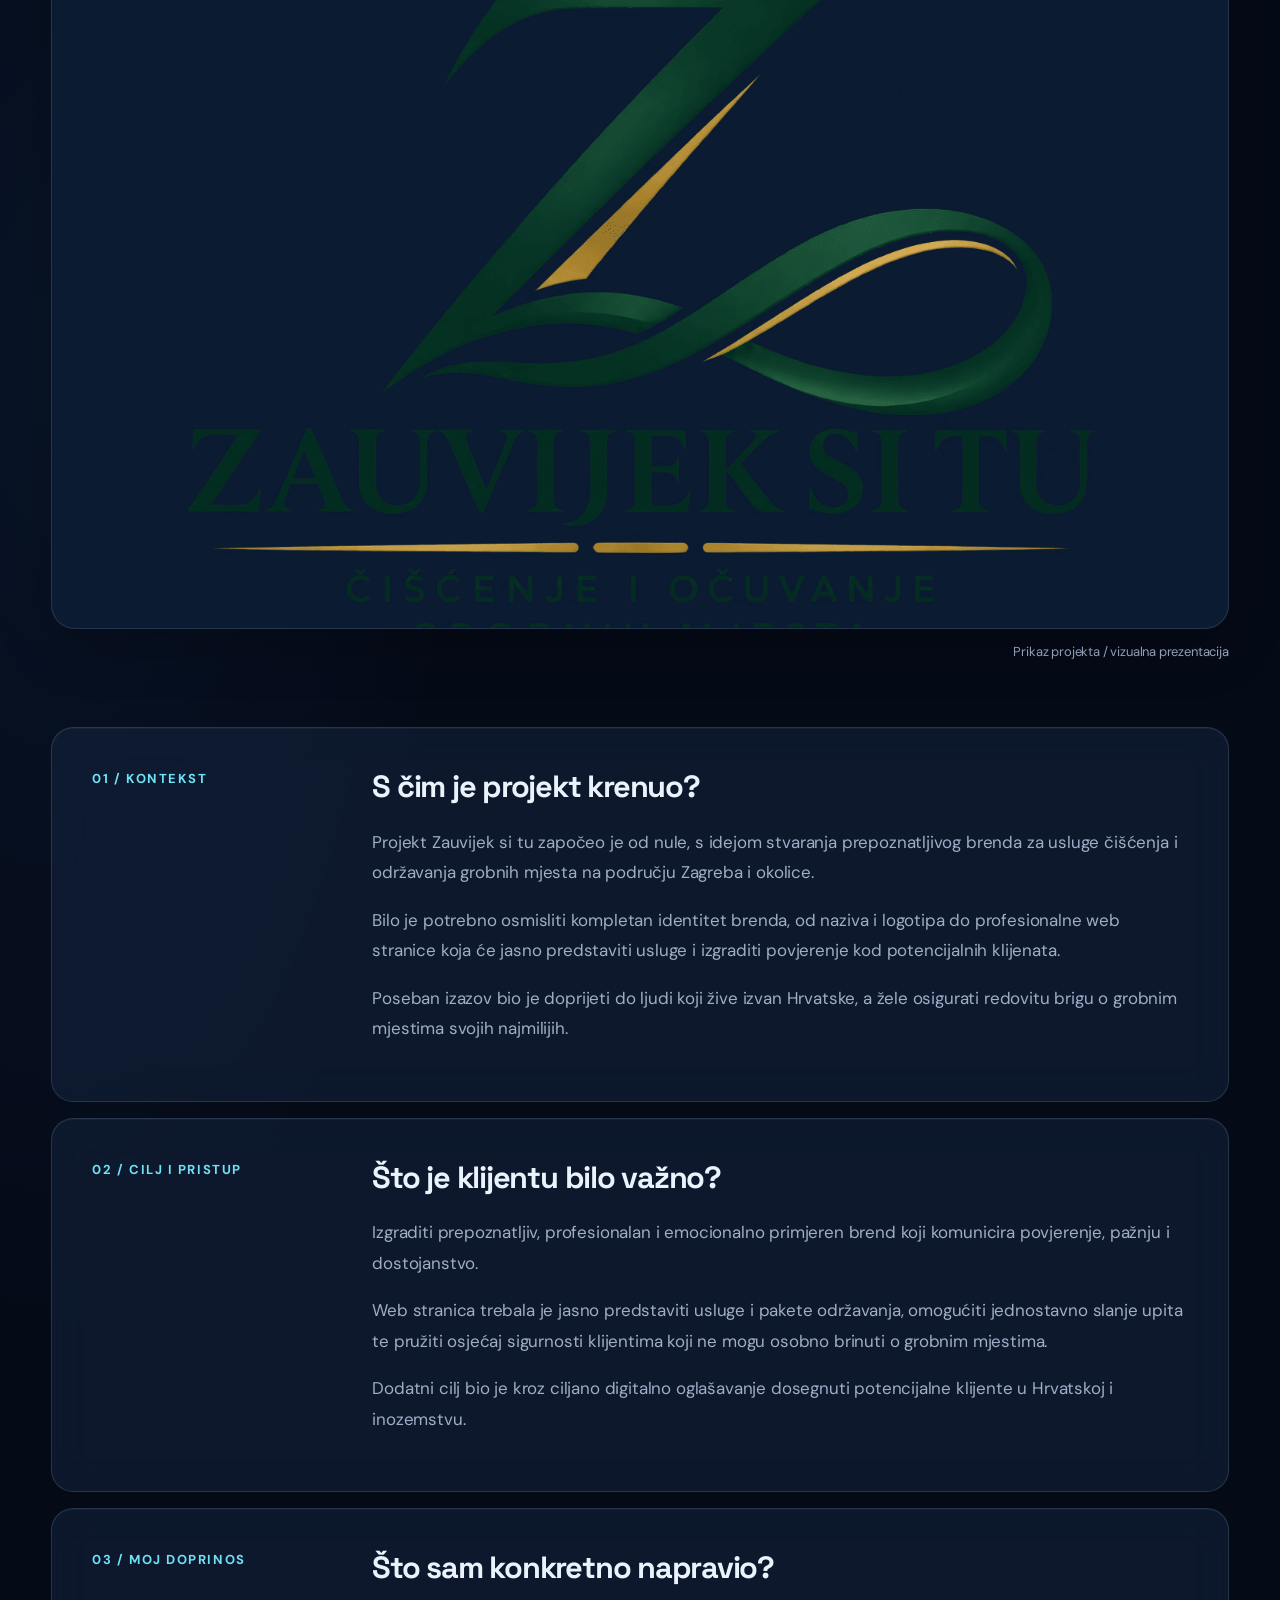
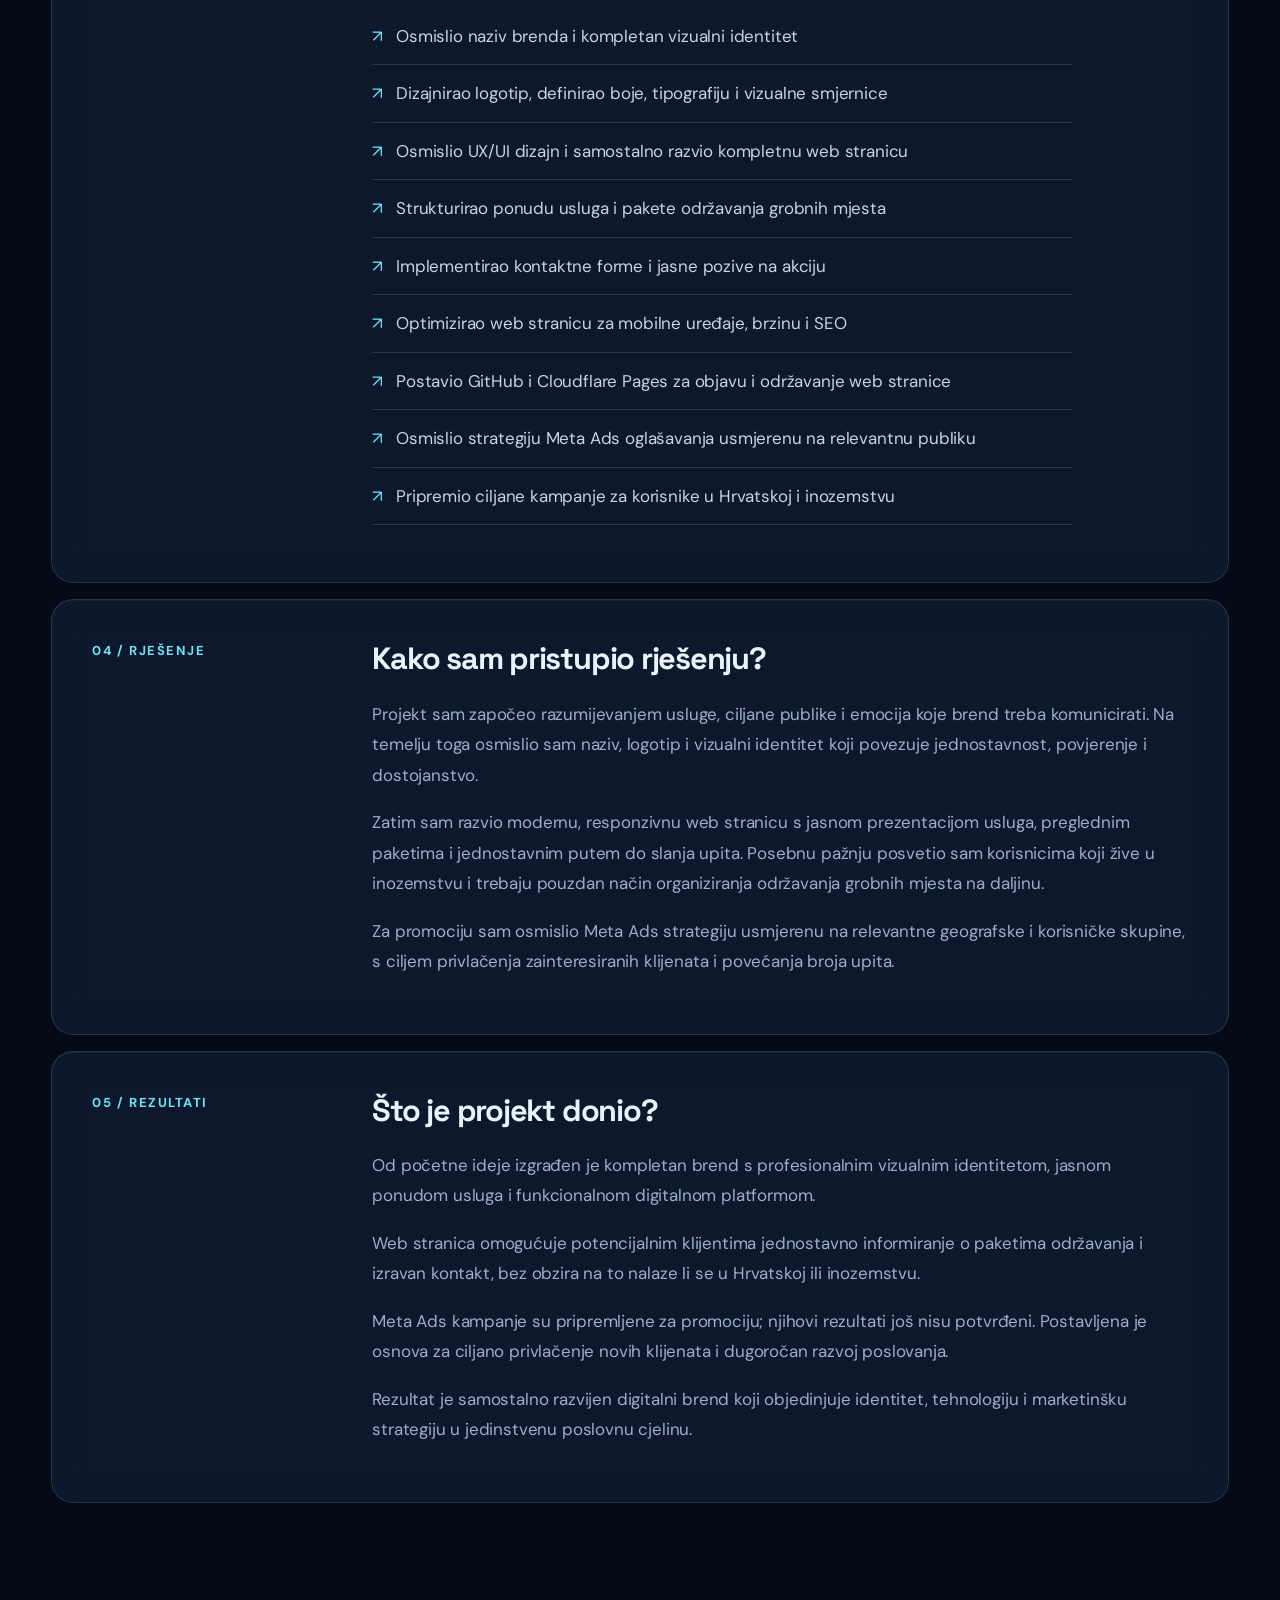
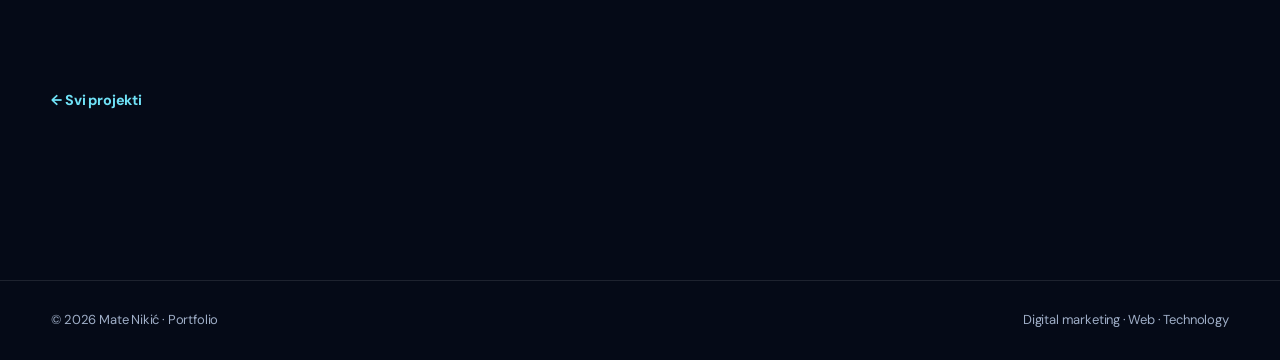
<file: projects/zauvijek-si-tu/index.html>
<!DOCTYPE html>

<html lang="hr"><head><meta charset="utf-8"/><meta content="width=device-width,initial-scale=1" name="viewport"/><meta content="#050b17" name="theme-color"/><meta content="Izrada vizualnog identiteta i web prezentacije usluge čišćenja i održavanja grobnih mjesta. Naglasak je na jasnoj komunikaciji, povjerenju i jednostavnom kontaktu." name="description"/><title>Zauvijek si tu | Mate Nikić</title><link href="../../assets/style.css" rel="stylesheet"/></head><body><header class="top"><nav class="wrap nav"><a class="logo" href="../../index.html">MATE<span>.</span>NIKIĆ</a><button aria-expanded="false" aria-label="Otvori navigaciju" class="navbtn">☰ Menu</button><div class="navlinks"><a href="../../index.html#work">Projekti</a><a href="../../index.html#expertise">Što radim</a><a href="../../index.html#about">O meni</a><a href="../../index.html#contact">Kontakt ↗</a></div></nav></header><main><div class="wrap"><section class="detail-hero"><a class="back" href="../../index.html#work">← Svi projekti</a><div class="eyebrow" style="margin-top:42px">Studija slučaja / 09 · Local services · Brand &amp; web</div><h1>Zauvijek si tu</h1><p class="lead">Branding i web za održavanje grobnih mjesta</p><div class="actions"><a class="btn" href="../../index.html#contact">Kontakt ↗</a></div><div class="case-facts"><div><span>Industrija</span><strong>Local services</strong></div><div><span>Moja uloga</span><strong>Branding · Web development</strong></div><div><span>Trajanje</span><strong>U razvoju</strong></div><div><span>Usluge</span><strong>Web development · Branding &amp; dizajn</strong></div><div><span>Vrijednost projekta</span><strong>Cijena na upit · placeholder</strong></div></div><p class="detail-price-note">Napomena: financijski iznosi nisu objavljeni; prikaz cijene je placeholder za buduću doradu.</p></section><div class="case-image missing-visual"><div class="thumb" style="min-height:340px"><div class="placeholder">Zauvijek si tu</div></div><span>PLACEHOLDER · OVDJE DODATI SCREENSHOT PROJEKTA</span></div><div class="wrap case-visual-caption">Prikaz projekta / vizualna prezentacija</div><section class="case-template"><div class="case-section"><div class="case-index">01 / KONTEKST</div><div><h2>S čim je projekt krenuo?</h2><p class="case-summary">Izrada vizualnog identiteta i web prezentacije usluge čišćenja i održavanja grobnih mjesta. Naglasak je na jasnoj komunikaciji, povjerenju i jednostavnom kontaktu.</p></div></div><div class="case-section"><div class="case-index">02 / CILJ I PRISTUP</div><div><h2>Što je klijentu bilo važno?</h2><p class="case-goal">Izgraditi jasan i dostojanstven digitalni nastup usluge čišćenja i održavanja grobnih mjesta.</p></div></div><div class="case-section"><div class="case-index">03 / MOJ DOPRINOS</div><div><h2>Što sam konkretno napravio?</h2><ul class="checks case-contributions"><li>Vizualni identitet i logo</li><li>Struktura i UX/UI dizajn</li><li>Responzivna web stranica</li><li>Prezentacija paketa usluga</li><li>GitHub i Cloudflare workflow</li></ul></div></div><div class="case-section"><div class="case-index">04 / RJEŠENJE</div><div><h2>Kako sam pristupio rješenju?</h2><p class="case-delivery">Projekt je u razvoju. Detalji implementacije i konačni vizuali bit će dodani nakon dovršetka.</p></div></div><div class="case-section"><div class="case-index">05 / REZULTATI</div><div><h2>Što je projekt donio?</h2><p class="case-results">Projekt pokazuje pristup i isporučene funkcionalnosti. Konkretne brojke dodat ću kada budu potvrđene.</p></div></div></section><section class="section"><a class="back" href="../../index.html#work">← Natrag na sve projekte</a></section></div></main><footer class="footer"><div class="wrap foot-inner"><span>© 2026 Mate Nikić · Portfolio</span><span>Digital marketing · Web · Technology</span></div></footer><script defer="" src="../../assets/main.js"></script></body></html>
</file>
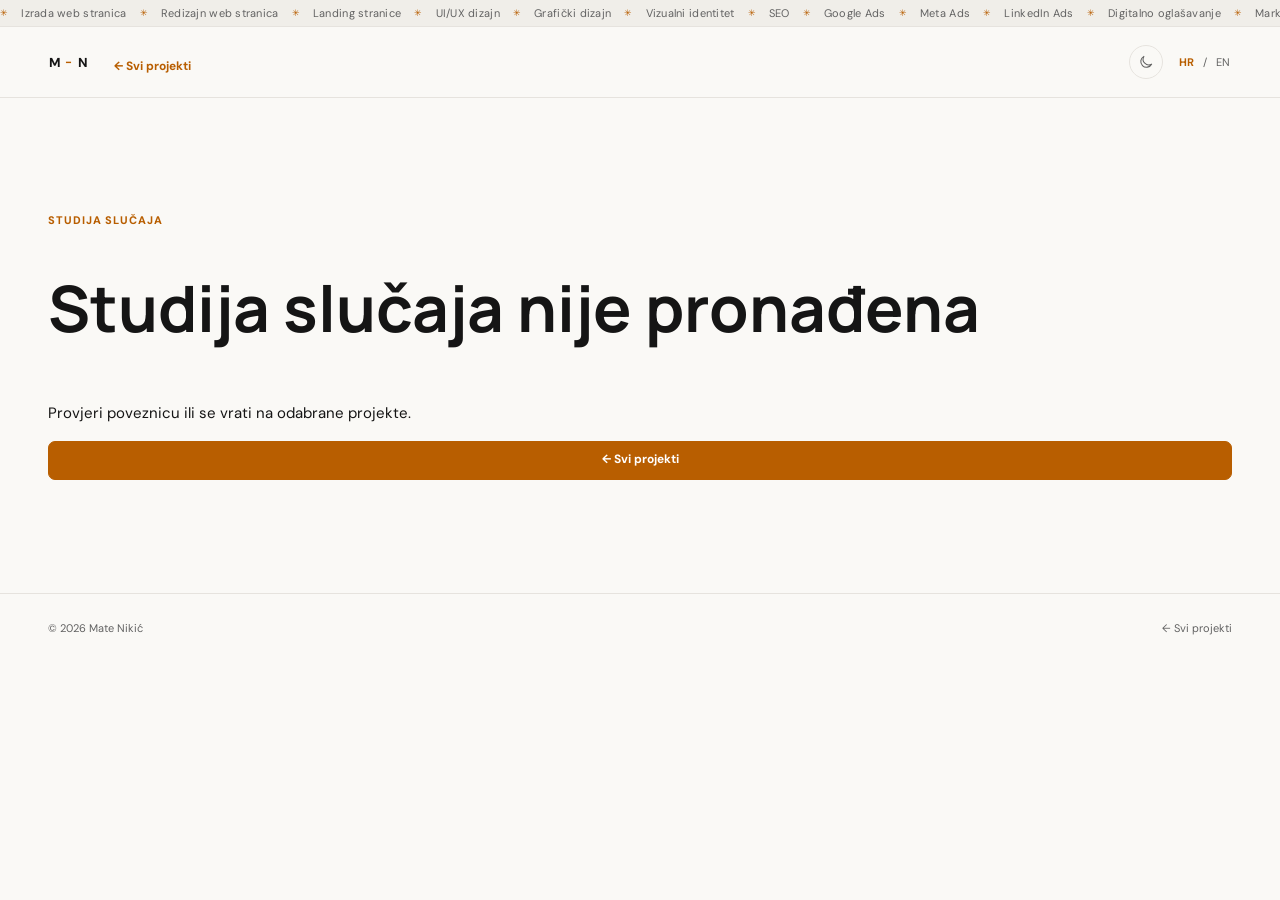
<file: case-study.html>
<!doctype html>
<html lang="hr">
<head>
  <meta charset="utf-8">
  <meta name="viewport" content="width=device-width, initial-scale=1">
  <meta name="theme-color" content="#080808">
  <meta name="description" content="Studija slučaja — Mate Nikić portfolio.">
  <meta property="og:type" content="article">
  <meta property="og:title" content="Studija slučaja — Mate Nikić">
  <meta property="og:description" content="Odabrani projekt i pregled pristupa, rada i isporuke.">
  <meta property="og:image" content="assets/mate-portrait.png">
  <meta name="twitter:card" content="summary_large_image">
  <meta name="twitter:image" content="assets/mate-portrait.png">
  <link rel="canonical" href="./case-study.html">
  <link rel="preconnect" href="https://fonts.googleapis.com">
  <link rel="preconnect" href="https://fonts.gstatic.com" crossorigin>
  <link href="https://fonts.googleapis.com/css2?family=DM+Sans:wght@400;500;600;700&family=Manrope:wght@400;500;600;700;800&display=swap" rel="stylesheet">
  <script>
    try {
      const savedTheme = localStorage.getItem("mate-portfolio-theme");
      const theme = savedTheme === "light" || savedTheme === "dark"
        ? savedTheme
        : (window.matchMedia("(prefers-color-scheme: dark)").matches ? "dark" : "light");
      document.documentElement.dataset.theme = theme;
      document.documentElement.style.colorScheme = theme;
      document.querySelector('meta[name="theme-color"]').content = theme === "light" ? "#FAF9F6" : "#080808";
    } catch (error) {
      const theme = window.matchMedia("(prefers-color-scheme: dark)").matches ? "dark" : "light";
      document.documentElement.dataset.theme = theme;
      document.documentElement.style.colorScheme = theme;
      document.querySelector('meta[name="theme-color"]').content = theme === "light" ? "#FAF9F6" : "#080808";
      console.info("Theme preference could not be read.", error);
    }
  </script>
  <link rel="stylesheet" href="assets/v2.css">
  <title>Studija slučaja — Mate Nikić</title>
  <script defer src="assets/projects.js"></script>
  <script defer src="assets/i18n.js"></script>
  <script defer src="assets/v2.js"></script>
</head>
<body>
  <div class="ticker">
    <div class="ticker-track" id="ticker-track" tabindex="0" role="group" aria-label="Teme portfelja" data-v2-aria-label="tickerLabel">
      <span class="ticker-copy" id="ticker-copy"><span class="ticker-separator" aria-hidden="true">✳</span><span class="ticker-phrase">Web razvoj</span><span class="ticker-separator" aria-hidden="true">✳</span><span class="ticker-phrase">Growth marketing</span><span class="ticker-separator" aria-hidden="true">✳</span><span class="ticker-phrase">Marketinške operacije</span><span class="ticker-separator" aria-hidden="true">✳</span><span class="ticker-phrase">Kreativno rješavanje problema</span><span class="ticker-separator" aria-hidden="true">✳</span><span class="ticker-phrase">Analitika</span><span class="ticker-separator" aria-hidden="true">✳</span><span class="ticker-phrase">Automatizacija</span><span class="ticker-separator" aria-hidden="true">✳</span><span class="ticker-phrase">Digitalna iskustva</span><span class="ticker-separator" aria-hidden="true">✳</span><span class="ticker-phrase">Dizajn</span><span class="ticker-separator" aria-hidden="true">✳</span><span class="ticker-phrase">Bolje web stranice</span></span>
      <span class="ticker-copy" aria-hidden="true"><span class="ticker-separator">✳</span><span class="ticker-phrase">Web razvoj</span><span class="ticker-separator">✳</span><span class="ticker-phrase">Growth marketing</span><span class="ticker-separator">✳</span><span class="ticker-phrase">Marketinške operacije</span><span class="ticker-separator">✳</span><span class="ticker-phrase">Kreativno rješavanje problema</span><span class="ticker-separator">✳</span><span class="ticker-phrase">Analitika</span><span class="ticker-separator">✳</span><span class="ticker-phrase">Automatizacija</span><span class="ticker-separator">✳</span><span class="ticker-phrase">Digitalna iskustva</span><span class="ticker-separator">✳</span><span class="ticker-phrase">Dizajn</span><span class="ticker-separator">✳</span><span class="ticker-phrase">Bolje web stranice</span></span>
    </div>
  </div>
  <header class="header case-header">
    <div class="wrap nav case-nav">
      <a href="index.html" class="brand" aria-label="Mate Nikić — naslovnica" data-home-anchor="top">
        <span class="logo-glyph" data-logo-character="M">M</span><span class="logo-separator" data-logo-character="−" aria-hidden="true">−</span><span class="logo-glyph" data-logo-character="N">N</span>
      </a>
      <a class="text-link" href="index.html#work" data-v2="caseBack" data-home-anchor="work">← Svi projekti</a>
      <div class="case-controls">
        <button class="theme-toggle" type="button" data-theme-toggle aria-label="Promijeni u svijetlu temu" aria-pressed="false">
          <svg class="theme-icon theme-icon-sun" viewBox="0 0 24 24" aria-hidden="true"><circle cx="12" cy="12" r="4"></circle><path d="M12 2v2m0 16v2M4.93 4.93l1.42 1.42m11.3 11.3 1.42 1.42M2 12h2m16 0h2M4.93 19.07l1.42-1.42m11.3-11.3 1.42-1.42"></path></svg>
          <svg class="theme-icon theme-icon-moon" viewBox="0 0 24 24" aria-hidden="true"><path d="M20.4 15.2A8.5 8.5 0 0 1 8.8 3.6 8.6 8.6 0 1 0 20.4 15.2Z"></path></svg>
        </button>
        <div class="language-switch" role="group" aria-label="Jezik">
          <button type="button" data-language="hr" aria-pressed="true">HR</button>
          <span aria-hidden="true">/</span>
          <button type="button" data-language="en" aria-pressed="false">EN</button>
        </div>
      </div>
    </div>
  </header>
  <main id="case-content"></main>
  <footer class="footer">
    <div class="wrap footer-inner">
      <span>© <span id="year"></span> Mate Nikić</span>
      <a href="index.html#work" data-v2="caseBack" data-home-anchor="work">← Svi projekti</a>
    </div>
  </footer>
</body>
</html>
</file>
<file: assets/v2.css>
:root {
  color-scheme: dark;
  --bg: #080808;
  --panel: #151515;
  --panel-raised: #1b1b1b;
  --panel-soft: #121212;
  --ink: #f5f5f5;
  --body: #a0a0a0;
  --muted: #999;
  --line: #292929;
  --line-soft: #202020;
  --line-strong: #333;
  --ticker-bg: #171717;
  --ticker-line: #222;
  --ticker-text: #a0a0a0;
  --header-bg: rgba(8, 8, 8, 0.96);
  --nav-text: #a1a1a1;
  --text-soft: #aaa;
  --text-strong: #dedede;
  --text-bright: #e4e4e4;
  --text-highlight: #b9b9b9;
  --text-subtle: #777;
  --area-text: #929292;
  --image-surface: #161616;
  --gallery-control-bg: rgba(8, 8, 8, 0.76);
  --gallery-control-shadow: 0 3px 16px rgba(0, 0, 0, 0.28);
  --timeline-track: #35302b;
  --timeline-marker: #5b5146;
  --orange: #ff9d28;
  --orange-hover: #ffb657;
  --orange-link-hover: #ffc16f;
  --button-text: #100b05;
  --accent-border: rgba(255, 157, 40, 0.48);
  --accent-border-active: rgba(255, 157, 40, 0.6);
  --accent-glow: rgba(255, 157, 40, 0.2);
  --accent-halo: rgba(255, 157, 40, 0.12);
  --accent-pattern: rgba(255, 157, 40, 0.11);
  --accent-pattern-faint: rgba(255, 157, 40, 0.07);
  --ambient-center: rgba(255, 157, 40, 0.09);
  --ambient-edge: rgba(255, 157, 40, 0.035);
  --studio-surface: #11110f;
  --studio-glow: rgba(255, 157, 40, 0.09);
  --studio-highlight: #1b1916;
  --max: 1350px;
}

:root[data-theme="light"] {
  color-scheme: light;
  --bg: #faf9f6;
  --panel: #fff;
  --panel-raised: #fff;
  --panel-soft: #f2f0eb;
  --ink: #151515;
  --body: #626262;
  --muted: #626262;
  --line: #e6e3de;
  --line-soft: #e6e3de;
  --line-strong: #d6d2cc;
  --ticker-bg: #f0eee9;
  --ticker-line: #e6e3de;
  --ticker-text: #626262;
  --header-bg: rgba(250, 249, 246, 0.96);
  --nav-text: #626262;
  --text-soft: #626262;
  --text-strong: #34312d;
  --text-bright: #25231f;
  --text-highlight: #514d47;
  --text-subtle: #626262;
  --area-text: #626262;
  --image-surface: #f1efeb;
  --gallery-control-bg: rgba(255, 255, 255, 0.9);
  --gallery-control-shadow: 0 3px 16px rgba(32, 28, 22, 0.14);
  --timeline-track: #d4d0c8;
  --timeline-marker: #a49c8f;
  --orange: #b85e00;
  --orange-hover: #a65100;
  --orange-link-hover: #934900;
  --button-text: #fff;
  --accent-border: rgba(184, 94, 0, 0.42);
  --accent-border-active: rgba(184, 94, 0, 0.58);
  --accent-glow: rgba(184, 94, 0, 0.16);
  --accent-halo: rgba(184, 94, 0, 0.1);
  --accent-pattern: rgba(184, 94, 0, 0.09);
  --accent-pattern-faint: rgba(184, 94, 0, 0.055);
  --ambient-center: rgba(184, 94, 0, 0.055);
  --ambient-edge: rgba(184, 94, 0, 0.02);
  --studio-surface: #211f1c;
  --studio-glow: rgba(184, 94, 0, 0.1);
  --studio-highlight: #302922;
}

* {
  box-sizing: border-box;
}

html {
  scroll-behavior: smooth;
  scroll-padding-top: 90px;
  background: var(--bg);
  overflow-x: clip;
}

body,
html,
.header,
.ticker,
.project,
.area,
.facts-panel,
.about-image,
.timeline-card,
.case-visual,
.technology-list li,
.btn,
.theme-toggle,
.navlinks,
.footer {
  transition-property: color, background-color, border-color;
  transition-duration: 200ms;
  transition-timing-function: ease;
}

body {
  margin: 0;
  background: var(--bg);
  color: var(--ink);
  font: 15px/1.65 "DM Sans", sans-serif;
  -webkit-font-smoothing: antialiased;
}

a {
  color: inherit;
  text-decoration: none;
}

button {
  font: inherit;
}

img {
  display: block;
  max-width: 100%;
}

.wrap {
  width: min(100%, var(--max));
  margin: 0 auto;
  padding: 0 48px;
}

.ticker {
  min-height: 27px;
  display: flex;
  align-items: center;
  overflow: hidden;
  border-bottom: 1px solid var(--ticker-line);
  background: var(--ticker-bg);
  color: var(--ticker-text);
  font-size: 11px;
  white-space: nowrap;
}

.ticker-track {
  width: max-content;
  display: flex;
  flex: 0 0 auto;
  align-items: center;
  animation: none;
  will-change: transform;
}

.ticker-track.is-css-animated {
  animation: ticker-scroll var(--ticker-duration) linear infinite;
}

.ticker-track:hover.is-css-animated,
.ticker-track:focus-within.is-css-animated {
  animation-play-state: paused;
}

.ticker-track:focus-visible {
  outline: 1px solid var(--orange);
  outline-offset: -2px;
}

.ticker-copy {
  display: flex;
  flex: 0 0 auto;
  align-items: center;
  gap: 13px;
  padding-right: 13px;
  letter-spacing: 0.025em;
}

.ticker-phrase {
  display: inline-block;
}

.ticker-separator {
  color: var(--orange);
  font-size: 9px;
}

@keyframes ticker-scroll {
  to {
    transform: translate3d(var(--ticker-offset), 0, 0);
  }
}

.header {
  position: sticky;
  z-index: 50;
  top: 0;
  border-bottom: 1px solid var(--line-soft);
  background: var(--header-bg);
  backdrop-filter: blur(12px);
}

.nav {
  min-height: 70px;
  display: flex;
  align-items: center;
  justify-content: space-between;
  gap: 25px;
}

.brand {
  flex: 0 0 auto;
  display: inline-flex;
  align-items: center;
  gap: 0.12em;
  font-size: 13px;
  font-weight: 800;
  letter-spacing: 0;
}

.logo-glyph,
.logo-separator {
  width: 1em;
  display: inline-grid;
  place-items: center;
  line-height: 1;
}

.logo-glyph {
  font-variant-ligatures: none;
  transition: color 120ms ease;
}

.logo-glyph.is-scrambling {
  color: var(--orange);
}

.logo-separator {
  color: var(--orange);
  font-size: 12px;
}

.theme-toggle {
  width: 34px;
  height: 34px;
  display: inline-grid;
  flex: 0 0 auto;
  place-items: center;
  padding: 0;
  border: 1px solid var(--line);
  border-radius: 50%;
  background: transparent;
  color: var(--body);
  cursor: pointer;
}

.theme-toggle:hover {
  border-color: var(--orange);
  color: var(--orange);
}

.theme-icon {
  width: 16px;
  height: 16px;
  fill: none;
  stroke: currentColor;
  stroke-linecap: round;
  stroke-linejoin: round;
  stroke-width: 1.6;
}

.theme-icon-moon,
:root[data-theme="light"] .theme-icon-sun {
  display: none;
}

:root[data-theme="light"] .theme-icon-moon {
  display: block;
}

.case-controls {
  display: flex;
  align-items: center;
  gap: 14px;
}

.navlinks {
  display: flex;
  align-items: center;
  gap: 28px;
}

.navlinks a {
  color: var(--nav-text);
  font-size: 11px;
  font-weight: 700;
  letter-spacing: 0.065em;
  text-transform: uppercase;
  transition: color 0.2s ease;
}

.navlinks a:hover,
.navlinks a:focus-visible,
.footer a:hover,
.text-link:hover {
  color: var(--orange);
}

.navend,
.language-switch {
  display: flex;
  align-items: center;
}

.navend {
  flex: 0 0 auto;
  gap: 14px;
}

.language-switch {
  gap: 7px;
  color: var(--text-subtle);
  font-size: 11px;
}

.language-switch button {
  padding: 7px 2px;
  border: 0;
  background: transparent;
  color: var(--muted);
  cursor: pointer;
  font-size: 11px;
}

.language-switch button.active {
  color: var(--orange);
  font-weight: 700;
}

.menu {
  display: none;
  border: 0;
  background: none;
  color: var(--ink);
  cursor: pointer;
  font-size: 22px;
}

.hero {
  display: grid;
  grid-template-columns: 1.05fr 1fr;
  align-items: center;
  gap: clamp(45px, 6vw, 105px);
  padding-top: 38px;
  padding-bottom: 48px;
}

.hero-art {
  position: relative;
  width: 85%;
  max-width: 552px;
  height: auto;
  aspect-ratio: 800 / 787;
  min-height: 0;
  display: flex;
  align-items: center;
  justify-content: center;
  margin-inline: auto;
  isolation: isolate;
}

.hero-art::before {
  position: absolute;
  z-index: -2;
  inset: 8% 0 4%;
  background: radial-gradient(ellipse at 50% 48%, var(--ambient-center) 0, var(--ambient-edge) 40%, transparent 72%);
  content: "";
}

.globe {
  position: absolute;
  z-index: -1;
  width: min(95%, 530px);
  aspect-ratio: 1;
  transform: rotate(-14deg);
  border: 1px dotted var(--accent-border);
  border-radius: 50%;
  background:
    repeating-radial-gradient(ellipse at 55% 50%, transparent 0 13px, var(--accent-pattern) 14px, transparent 15px),
    repeating-linear-gradient(0deg, transparent 0 23px, var(--accent-pattern-faint) 24px, transparent 25px);
  opacity: 0.76;
  -webkit-mask-image: radial-gradient(circle, #000 38%, transparent 72%);
  mask-image: radial-gradient(circle, #000 38%, transparent 72%);
}

.hero-photo {
  position: relative;
  z-index: 1;
  width: 100%;
  height: auto;
  object-fit: contain;
  object-position: center;
}

.hero-copy {
  min-width: 0;
}

.eyebrow {
  color: var(--orange);
  font-size: 11px;
  font-weight: 800;
  letter-spacing: 0.085em;
  text-transform: uppercase;
}

.hero h1,
.case-hero h1 {
  margin: 11px 0 22px;
  font: 800 clamp(53px, 5.25vw, 84px)/1.05 Manrope, sans-serif;
  letter-spacing: -0.07em;
}

.hero h1 {
  white-space: nowrap;
}

.hero p {
  max-width: 590px;
  margin: 0;
  color: var(--text-soft);
  font-size: 15px;
  line-height: 1.85;
}

.hero .intro-strong {
  color: var(--text-strong);
}

.hero .hero-detail {
  margin-top: 16px;
}

.actions {
  display: flex;
  align-items: center;
  flex-wrap: wrap;
  gap: 9px;
  margin-top: 25px;
}

.hero-contact-options {
  display: grid;
  grid-template-columns: repeat(4, minmax(0, 1fr));
  gap: 8px;
  margin-top: 14px;
}

@media (prefers-reduced-motion: reduce) {
  html {
    scroll-behavior: auto;
  }

  .contact-option {
    transition: none;
  }
}

.contact-option {
  min-width: 0;
  min-height: 48px;
  display: flex;
  align-items: center;
  justify-content: center;
  gap: 7px;
  padding: 0 9px;
  border: 1px solid var(--line-strong);
  border-radius: 7px;
  color: var(--text-highlight);
  font-size: 11px;
  font-weight: 600;
  white-space: nowrap;
  transition: border-color 0.2s ease, background-color 0.2s ease, color 0.2s ease, box-shadow 0.3s ease;
}

.contact-option.is-highlighted {
  border-color: var(--accent-border-active);
  background-color: rgba(255, 157, 40, 0.055);
  box-shadow: inset 0 0 16px rgba(255, 157, 40, 0.06), 0 0 15px rgba(255, 157, 40, 0.12);
}

:root[data-theme="light"] .contact-option.is-highlighted {
  background-color: rgba(184, 94, 0, 0.045);
  box-shadow: inset 0 0 16px rgba(184, 94, 0, 0.04), 0 0 15px rgba(184, 94, 0, 0.08);
}

.contact-option:hover,
.contact-option:focus-visible {
  border-color: var(--orange);
  background: var(--panel-soft);
  color: var(--orange);
}

.contact-option svg {
  width: 17px;
  height: 17px;
  flex: 0 0 auto;
  fill: none;
  stroke: currentColor;
  stroke-linecap: round;
  stroke-linejoin: round;
  stroke-width: 1.7;
}

.contact-option-whatsapp svg {
  color: #25a85a;
}

.btn {
  min-height: 39px;
  display: inline-flex;
  align-items: center;
  justify-content: center;
  gap: 9px;
  padding: 0 17px;
  border: 1px solid var(--line-strong);
  border-radius: 7px;
  font-size: 12px;
  font-weight: 700;
  transition: transform 0.2s ease, background 0.2s ease, border-color 0.2s ease, color 0.2s ease;
}

.linkedin-button {
  width: 44px;
  height: 44px;
  min-height: 44px;
  padding: 0;
  border-color: transparent;
  background: transparent;
  color: #0a66c2;
}

.linkedin-button svg {
  width: 16px;
  height: 16px;
  flex: 0 0 auto;
  fill: #0a66c2;
}

.btn.secondary.linkedin-button:hover,
.btn.secondary.linkedin-button:focus-visible {
  border-color: rgba(10, 102, 194, 0.24);
  background: rgba(10, 102, 194, 0.07);
  color: #0a66c2;
}

.btn:hover {
  transform: translateY(-2px);
}

.btn.primary {
  border-color: var(--orange);
  background: var(--orange);
  color: var(--button-text);
}

.btn.primary:hover {
  background: var(--orange-hover);
}

.btn.secondary:hover,
.btn:not(.primary):hover {
  border-color: var(--text-subtle);
}

.tiny {
  margin-top: 16px;
  color: var(--text-subtle);
  font-size: 11px;
}

.section {
  padding: 94px 0 105px;
  border-top: 1px solid var(--line-soft);
}

.section-top {
  display: flex;
  align-items: flex-end;
  justify-content: space-between;
  gap: 30px;
  margin-bottom: 35px;
}

.section h2 {
  position: relative;
  max-width: 820px;
  margin: 8px 0 0;
  font: 700 clamp(34px, 4.2vw, 60px)/1.13 Manrope, sans-serif;
  letter-spacing: -0.065em;
}

.section-top h2::after {
  width: 54px;
  height: 1px;
  display: block;
  margin-top: 15px;
  transform: scaleX(0);
  transform-origin: left;
  background: var(--orange);
  content: "";
  transition: transform 0.45s ease 0.12s;
}

.section-top.visible h2::after {
  transform: scaleX(1);
}

.section-sub {
  max-width: 380px;
  margin: 0 0 4px;
  color: var(--muted);
  font-size: 13px;
}

.project-grid {
  display: grid;
  grid-template-columns: repeat(2, minmax(0, 1fr));
  gap: 22px;
}

.project {
  min-width: 0;
  display: flex;
  flex-direction: column;
  overflow: hidden;
  border: 1px solid var(--line);
  border-radius: 9px;
  background: var(--panel);
  transition: color 200ms ease, background-color 200ms ease, transform 0.22s ease, border-color 0.22s ease;
}

.project:hover,
.project:focus-within {
  transform: translateY(-4px);
  border-color: var(--accent-border);
}

.project-image {
  position: relative;
  height: clamp(210px, 24vw, 290px);
  overflow: hidden;
  background: var(--panel-raised);
}

.project-image img {
  width: 100%;
  height: 100%;
  object-fit: cover;
  object-position: center top;
  transition: transform 0.35s ease;
}

.project-image-contain img {
  object-fit: contain;
  object-position: center;
}

.project-image-studio {
  background:
    radial-gradient(ellipse at 50% 78%, var(--studio-glow), transparent 58%),
    radial-gradient(ellipse at 50% 44%, var(--studio-highlight), var(--studio-surface) 78%);
}

.project:hover .project-image img {
  transform: scale(1.025);
}

.project:hover .project-image-contain img {
  transform: none;
}

.image-fallback {
  position: absolute;
  inset: 0;
  display: grid;
  place-items: center;
  padding: 24px;
  color: var(--text-soft);
  font: 700 15px/1.6 Manrope, sans-serif;
  letter-spacing: 0.04em;
  text-align: center;
  text-transform: uppercase;
}

.project-body {
  flex: 1;
  display: flex;
  flex-direction: column;
  align-items: flex-start;
  padding: 22px 23px 24px;
}

.project-kicker {
  color: var(--orange);
  font-size: 10px;
  font-weight: 700;
  letter-spacing: 0.08em;
  text-transform: uppercase;
}

.project h3 {
  margin: 7px 0;
  font: 700 20px/1.35 Manrope, sans-serif;
  letter-spacing: -0.045em;
}

.project p {
  max-width: 550px;
  margin: 0;
  color: var(--muted);
  font-size: 13px;
  line-height: 1.7;
}

.project-link {
  position: relative;
  margin-top: auto;
  padding-top: 19px;
  color: var(--orange);
  font-size: 12px;
  font-weight: 700;
}

.project-link::after,
.text-link::after {
  position: absolute;
  right: 0;
  bottom: -3px;
  left: 0;
  height: 1px;
  transform: scaleX(0);
  transform-origin: left;
  background: currentColor;
  content: "";
  transition: transform 0.22s ease;
}

.text-link {
  position: relative;
  width: fit-content;
}

.project-link:hover::after,
.project-link:focus-visible::after,
.text-link:hover::after,
.text-link:focus-visible::after {
  transform: scaleX(1);
}

.project-link:hover {
  color: var(--orange-link-hover);
}

.areas {
  display: grid;
  grid-template-columns: repeat(3, minmax(0, 1fr));
  gap: 12px;
}

.area {
  position: relative;
  isolation: isolate;
  min-height: 175px;
  padding: 24px 25px 27px;
  border: 1px solid var(--line);
  border-radius: 7px;
  background: var(--panel-soft);
  transition: color 200ms ease, background-color 300ms ease, border-color 300ms ease, box-shadow 300ms ease;
}

.area::before {
  position: absolute;
  z-index: 0;
  inset: 0;
  border-radius: inherit;
  background: radial-gradient(ellipse at 100% 0%, rgba(255, 157, 40, 0.085), transparent 62%);
  content: "";
  opacity: 0;
  pointer-events: none;
  transition: opacity 320ms ease;
}

.area > * {
  position: relative;
  z-index: 1;
}

@media (hover: hover) and (pointer: fine) {
  .area:hover {
    border-color: var(--accent-border);
    box-shadow: inset 0 0 20px rgba(255, 157, 40, 0.025);
  }

  .area:hover::before {
    opacity: 1;
  }
}

:root[data-theme="light"] .area::before {
  background: radial-gradient(ellipse at 100% 0%, rgba(184, 94, 0, 0.065), transparent 62%);
}

.area-number {
  color: var(--orange);
  font-size: 11px;
}

.area h3 {
  margin: 17px 0 9px;
  font: 700 18px/1.3 Manrope, sans-serif;
  letter-spacing: -0.04em;
}

.area p {
  margin: 0;
  color: var(--area-text);
  font-size: 13px;
  line-height: 1.7;
}

.about-grid {
  display: grid;
  grid-template-columns: minmax(0, 1.2fr) minmax(280px, 0.8fr);
  align-items: center;
  gap: clamp(45px, 7vw, 90px);
}

.about-copy {
  max-width: 720px;
}

.about-summary {
  margin: 0 0 20px;
}

.about-summary h3 {
  margin: 0 0 11px;
  color: var(--text-bright);
  font: 700 16px/1.4 Manrope, sans-serif;
}

.about-points {
  display: grid;
  gap: 8px;
  margin: 0;
  padding-left: 18px;
  color: var(--body);
  font-size: 13px;
  line-height: 1.7;
}

.about-points li::marker {
  color: var(--orange);
}

.about-lead {
  margin: 0 0 22px;
  color: var(--text-bright);
  font: 600 clamp(22px, 2.6vw, 33px)/1.45 Manrope, sans-serif;
  letter-spacing: -0.045em;
}

.about-copy > p:not(.about-lead) {
  color: var(--body);
  font-size: 14px;
  line-height: 1.9;
}

.text-link {
  display: inline-block;
  margin-top: 10px;
  color: var(--orange);
  font-size: 12px;
  font-weight: 700;
}

.about-image {
  width: 100%;
  height: auto;
  aspect-ratio: 5 / 6;
  border: 1px solid var(--line);
  border-radius: 9px;
  background: var(--image-surface);
}

.about-image img {
  width: 100%;
  height: 100%;
  object-fit: contain;
  object-position: center;
  border-radius: inherit;
}

.facts-panel {
  margin-top: 15px;
  padding: 20px 22px;
  border: 1px solid var(--line);
  border-radius: 7px;
  background: var(--panel);
}

.panel-label {
  margin: 0 0 12px;
  color: var(--orange);
  font-size: 10px;
  font-weight: 700;
  letter-spacing: 0.1em;
}

.facts-panel dl {
  display: grid;
  gap: 10px;
  margin: 0;
}

.facts-panel dl div {
  display: flex;
  justify-content: space-between;
  gap: 20px;
  font-size: 12px;
}

.facts-panel dt {
  color: var(--text-subtle);
}

.facts-panel dd {
  margin: 0;
  color: var(--text-strong);
  text-align: right;
}

.timeline-shell {
  position: relative;
  --timeline-axis: 50%;
  max-width: 1040px;
  margin: 40px auto 0;
  padding: 12px 0 28px;
}

.timeline-track {
  position: absolute;
  top: 0;
  bottom: 0;
  left: var(--timeline-axis);
  width: 1px;
  transform: translateX(-50%);
}

.timeline-track {
  background: var(--timeline-track);
}

.timeline-progress {
  position: absolute;
  top: 0;
  left: 0;
  width: 100%;
  height: 0;
  transform: none;
  background: var(--orange);
  transition: height 0.12s linear;
}

.career-timeline {
  position: relative;
  display: grid;
  gap: 10px;
  margin: 0;
  padding: 0;
  list-style: none;
}

.timeline-item {
  position: relative;
  min-height: 160px;
  display: grid;
  grid-template-columns: 1fr 1fr;
  align-items: start;
  column-gap: 70px;
}

.timeline-marker {
  position: absolute;
  z-index: 1;
  top: 25px;
  left: var(--timeline-axis);
  width: 11px;
  height: 11px;
  transform: translateX(-50%);
  border: 2px solid var(--timeline-marker);
  border-radius: 50%;
  background: var(--bg);
  transition: background 0.2s ease, border-color 0.2s ease;
}

.timeline-card {
  width: min(100%, 440px);
  padding: 19px 21px 20px;
  border: 1px solid var(--line);
  border-radius: 7px;
  background: var(--panel);
  opacity: 0.45;
  transform: translateY(10px);
  transition: color 200ms ease, background-color 200ms ease, opacity 0.35s ease, transform 0.35s ease, border-color 0.2s ease;
}

.timeline-item:nth-child(odd) .timeline-card {
  grid-column: 1;
  justify-self: end;
}

.timeline-item:nth-child(even) .timeline-card {
  grid-column: 2;
  justify-self: start;
}

.timeline-item.is-entered .timeline-card {
  opacity: 1;
  transform: translateY(0);
}

.timeline-item.is-active .timeline-card {
  border-color: var(--accent-border-active);
}

.timeline-item.is-active .timeline-marker {
  border-color: var(--orange);
  background: var(--orange);
  box-shadow: 0 0 0 5px var(--accent-halo), 0 0 10px var(--accent-glow);
}

.timeline-date {
  margin: 0 0 9px;
  color: var(--orange);
  font-size: 10px;
  font-weight: 700;
  letter-spacing: 0.08em;
}

.timeline-card h3 {
  margin: 0 0 7px;
  font: 700 17px/1.35 Manrope, sans-serif;
  letter-spacing: -0.03em;
}

.timeline-card p:last-child {
  margin: 0;
  color: var(--muted);
  font-size: 13px;
  line-height: 1.7;
}

.timeline-note {
  margin: 8px 0 0;
  color: var(--text-subtle);
  font-size: 11px;
  text-align: center;
}

.contact {
  padding: 115px 0 125px;
  border-top: 1px solid var(--ticker-line);
}

.contact h2 {
  margin: 12px 0 22px;
  font: 800 clamp(57px, 9vw, 120px)/1.06 Manrope, sans-serif;
  letter-spacing: -0.08em;
}

.contact h2 span {
  color: var(--orange);
}

.contact > .wrap > p:not(.tiny) {
  max-width: 570px;
  color: var(--muted);
  font-size: 15px;
}

.contact-actions {
  margin-top: 24px;
}

.contact-note {
  max-width: 570px;
}

.footer {
  border-top: 1px solid var(--line);
  padding: 25px 0;
}

.footer-inner {
  display: flex;
  justify-content: space-between;
  gap: 25px;
  color: var(--text-subtle);
  font-size: 11px;
}

.reveal {
  opacity: 1;
  transform: none;
}

.js .reveal {
  opacity: 0;
  transform: translateY(14px);
  transition: opacity 0.5s ease var(--reveal-delay, 0ms), transform 0.5s ease var(--reveal-delay, 0ms);
}

.js .reveal.visible {
  opacity: 1;
  transform: translateY(0);
}

.js .hero-art.reveal {
  transform: translateY(18px);
  transition-duration: 0.7s;
}

.js .hero-copy.reveal {
  transform: translateY(18px);
  transition-duration: 0.7s;
  transition-delay: 100ms;
}

.js .hero-art.reveal.visible,
.js .hero-copy.reveal.visible {
  transform: translateY(0);
}

.js .project.reveal {
  transition:
    opacity 0.5s ease var(--reveal-delay, 0ms),
    transform 0.22s ease var(--reveal-delay, 0ms),
    border-color 0.22s ease;
}

.js .project.reveal.visible:hover,
.js .project.reveal.visible:focus-within {
  transform: translateY(-4px);
  border-color: var(--accent-border);
}

.case-header {
  border-bottom: 1px solid var(--line-soft);
}

.case-nav {
  min-height: 70px;
}

.case-controls {
  margin-left: auto;
}

.case-hero {
  padding: 96px 0 55px;
}

.case-hero h1 {
  max-width: 1100px;
  margin: 12px 0 18px;
}

.case-lead {
  max-width: 820px;
  color: var(--text-highlight);
  font-size: clamp(17px, 2vw, 22px);
  line-height: 1.65;
}

.case-meta {
  display: grid;
  grid-template-columns: repeat(4, minmax(0, 1fr));
  gap: 24px;
  margin: 34px 0;
  padding: 25px 0;
  border-top: 1px solid var(--line);
  border-bottom: 1px solid var(--line);
}

.meta-label {
  color: var(--orange);
  font-size: 10px;
  letter-spacing: 0.1em;
  text-transform: uppercase;
}

.meta-value {
  margin-top: 5px;
  color: var(--text-strong);
  font-size: 13px;
}

.case-visual {
  aspect-ratio: 16 / 9;
  max-height: 680px;
  overflow: hidden;
  border: 1px solid var(--line);
  border-radius: 9px;
  background: var(--image-surface);
  margin: 0;
}

.case-visual > img {
  height: 100%;
  width: 100%;
  object-fit: contain;
  object-position: center;
}

.case-visual .image-fallback {
  position: static;
  height: 100%;
  color: var(--muted);
}

.case-gallery {
  max-height: none;
  border: 0;
  overflow: visible;
  background: transparent;
}

.case-gallery-stage {
  position: relative;
  aspect-ratio: 16 / 9;
  max-height: 680px;
  overflow: hidden;
  touch-action: pan-y;
  border: 1px solid var(--line);
  border-radius: 9px;
  background: var(--image-surface);
}

.case-gallery-stage img {
  width: 100%;
  height: 100%;
  object-fit: contain;
  object-position: center;
}

.case-gallery-stage img.gallery-image-studio,
.case-gallery-single > img.gallery-image-studio {
  background:
    radial-gradient(ellipse at 50% 78%, var(--studio-glow), transparent 58%),
    radial-gradient(ellipse at 50% 44%, var(--studio-highlight), var(--studio-surface) 78%);
}

.case-gallery-stage img[hidden] {
  display: none;
}

.case-gallery-stage img.gallery-image-logo {
  position: absolute;
  top: 50%;
  left: 50%;
  width: min(72%, 680px);
  height: min(72%, 460px);
  max-width: 72%;
  max-height: 72%;
  transform: translate(-50%, -50%);
  object-fit: contain;
}

.gallery-arrow {
  width: 42px;
  height: 42px;
  display: inline-grid;
  flex: 0 0 auto;
  place-items: center;
  padding: 0;
  border: 1px solid var(--line-strong);
  border-radius: 50%;
  background: var(--gallery-control-bg);
  box-shadow: var(--gallery-control-shadow);
  color: var(--ink);
  cursor: pointer;
  line-height: 1;
  transition: border-color 0.2s ease, color 0.2s ease, opacity 0.2s ease, transform 0.2s ease, background-color 0.2s ease;
}

.gallery-arrow:hover:not(:disabled) {
  transform: translateY(-1px);
  border-color: var(--orange);
  background: var(--orange);
  color: var(--button-text);
}

.gallery-arrow:disabled {
  opacity: 0.42;
  cursor: not-allowed;
}

.gallery-arrow svg {
  width: 18px;
  height: 18px;
  fill: none;
  stroke: currentColor;
  stroke-linecap: round;
  stroke-linejoin: round;
  stroke-width: 1.8;
}

.gallery-arrow:active:not(:disabled) {
  transform: scale(0.96);
}

.gallery-arrow:focus-visible {
  outline-offset: 3px;
}

.case-gallery-stage .gallery-arrow {
  position: absolute;
  top: 50%;
  transform: translateY(-50%);
}

.case-gallery-stage .gallery-arrow:hover:not(:disabled) {
  transform: translateY(calc(-50% - 1px));
}

.gallery-arrow-previous {
  left: 16px;
}

.gallery-arrow-next {
  right: 16px;
}

.case-gallery-controls {
  display: flex;
  align-items: center;
  justify-content: space-between;
  gap: 16px;
  padding: 13px 3px 0;
}

.gallery-indicators,
.carousel-controls {
  display: flex;
  align-items: center;
  gap: 9px;
}

.gallery-indicator {
  width: 7px;
  height: 7px;
  padding: 0;
  border: 0;
  border-radius: 99px;
  background: var(--line-strong);
  cursor: pointer;
  transition: width 0.2s ease, background-color 0.2s ease;
}

.gallery-indicator.is-active {
  width: 19px;
  background: var(--orange);
}

.gallery-counter {
  color: var(--text-subtle);
  font-size: 11px;
  font-variant-numeric: tabular-nums;
}

.case-visual-caption {
  margin: 11px 0 0;
  color: var(--text-subtle);
  font-size: 11px;
}

.case-sections {
  display: grid;
  grid-template-columns: 230px minmax(0, 1fr);
  gap: 60px;
  padding: 80px 0 40px;
}

.case-index {
  color: var(--orange);
  font-size: 11px;
  letter-spacing: 0.1em;
  text-transform: uppercase;
}

.case-copy {
  max-width: 760px;
}

.case-copy section {
  margin-bottom: 40px;
  padding-bottom: 40px;
  border-bottom: 1px solid var(--line);
}

.case-copy section:last-child {
  border: 0;
}

.case-copy h2 {
  margin: 0 0 16px;
  font: 700 clamp(27px, 4vw, 42px)/1.2 Manrope, sans-serif;
  letter-spacing: -0.055em;
}

.case-copy p,
.case-copy li {
  color: var(--text-soft);
  font-size: 14px;
}

.case-copy p {
  margin: 0;
}

.case-copy p + p {
  margin-top: 12px;
}

.case-copy ul {
  display: grid;
  gap: 9px;
  margin: 0;
  padding-left: 20px;
}

.technology-list {
  display: flex;
  flex-wrap: wrap;
  gap: 8px;
  padding: 0 !important;
  list-style: none;
}

.technology-list li {
  padding: 7px 11px;
  border: 1px solid var(--line-strong);
  border-radius: 5px;
  font-size: 12px;
}

.case-actions {
  display: flex;
  flex-wrap: wrap;
  gap: 10px;
  margin-top: 24px;
}

.next-project {
  padding: 60px 0 80px;
  border-top: 1px solid var(--line);
}

.related-project-heading {
  display: flex;
  align-items: center;
  justify-content: space-between;
  gap: 24px;
  margin-bottom: 22px;
}

.related-project-heading .eyebrow {
  font-size: 12px;
}

.related-project-track {
  display: grid;
  grid-auto-flow: column;
  grid-auto-columns: calc((100% - 36px) / 3);
  grid-template-rows: minmax(0, 1fr);
  gap: 18px;
  min-width: 0;
  overflow-x: auto;
  overflow-y: hidden;
  padding: 3px 2px 12px;
  scroll-behavior: smooth;
  scroll-snap-type: x mandatory;
  scrollbar-width: none;
  overscroll-behavior-x: contain;
  touch-action: pan-x pan-y;
}

.related-project-track::-webkit-scrollbar {
  display: none;
}

.related-project-card {
  min-height: 0;
  min-width: 0;
  width: 100%;
  scroll-snap-align: start;
}

.related-project-card .project-image {
  height: auto;
  aspect-ratio: 16 / 9;
}

.visually-hidden {
  position: absolute;
  width: 1px;
  height: 1px;
  overflow: hidden;
  clip: rect(0, 0, 0, 0);
  white-space: nowrap;
  clip-path: inset(50%);
}

.next-project h2 {
  margin: 12px 0;
  font: 700 clamp(32px, 5vw, 56px)/1.2 Manrope, sans-serif;
  letter-spacing: -0.06em;
}

.next-project h2 a:hover {
  color: var(--orange);
}

.not-found {
  min-height: 55vh;
  display: grid;
  align-content: center;
}

.not-found h1 {
  font: 700 clamp(35px, 6vw, 64px)/1.1 Manrope, sans-serif;
}

:focus-visible {
  outline: 2px solid var(--orange);
  outline-offset: 4px;
}

@media (max-width: 1100px) {
  .navlinks {
    gap: 16px;
  }

  .hero {
    gap: 30px;
  }

  .hero h1 {
    font-size: clamp(46px, 5vw, 70px);
  }

  .hero-contact-options {
    grid-template-columns: repeat(2, minmax(0, 1fr));
  }

  .related-project-card {
    width: 100%;
  }

  .related-project-track {
    grid-auto-columns: calc((100% - 18px) / 2);
  }
}

@media (max-width: 780px) {
  html {
    scroll-padding-top: 72px;
  }

  .wrap {
    padding-right: 22px;
    padding-left: 22px;
  }

  .nav {
    min-height: 63px;
  }

  .menu {
    display: block;
  }

  .navlinks {
    position: absolute;
    top: 63px;
    right: 0;
    left: 0;
    display: none;
    align-items: flex-start;
    flex-direction: column;
    padding: 22px;
    border-bottom: 1px solid var(--line-strong);
    background: var(--bg);
  }

  .navlinks.open {
    display: flex;
  }

  .hero {
    min-height: auto;
    grid-template-columns: 1fr;
    gap: 0;
    padding-top: 20px;
    padding-bottom: 55px;
  }

  .hero-art {
    width: min(100%, 470px);
    height: auto;
    aspect-ratio: 800 / 787;
    min-height: 0;
    margin: 0 auto;
    order: 1;
  }

  .hero-photo {
    width: 100%;
    height: auto;
  }

  .hero-copy {
    order: 2;
    padding-top: 16px;
  }

  .hero h1 {
    font-size: clamp(49px, 10vw, 72px);
  }

  .section {
    padding: 68px 0 76px;
  }

  .section-top {
    align-items: flex-start;
    flex-direction: column;
    gap: 15px;
    margin-bottom: 27px;
  }

  .section-sub {
    max-width: 560px;
  }

  .project-grid {
    gap: 15px;
  }

  .project-image {
    height: clamp(170px, 33vw, 240px);
  }

  .project-body {
    padding: 18px;
  }

  .project h3 {
    font-size: 18px;
  }

  .areas {
    grid-template-columns: repeat(2, minmax(0, 1fr));
  }

  .about-grid {
    grid-template-columns: 1fr;
    gap: 30px;
  }

  .about-aside {
    display: grid;
    grid-template-columns: minmax(0, 1fr) minmax(240px, 0.85fr);
    align-items: end;
    gap: 15px;
  }

  .facts-panel {
    margin-top: 0;
  }

  .timeline-shell {
    margin-top: 30px;
    --timeline-axis: 9px;
  }

  .timeline-item {
    min-height: auto;
    display: block;
    margin: 0 0 22px;
    padding-left: 36px;
  }

  .timeline-card,
  .timeline-item:nth-child(n) .timeline-card {
    width: 100%;
    max-width: none;
  }

  .contact {
    padding: 78px 0 88px;
  }

  .contact h2 {
    font-size: clamp(52px, 12vw, 86px);
  }

  .footer-inner {
    flex-wrap: wrap;
  }

  .case-hero {
    padding: 65px 0 35px;
  }

  .case-meta {
    grid-template-columns: repeat(2, minmax(0, 1fr));
  }

  .case-sections {
    grid-template-columns: 1fr;
    gap: 18px;
    padding: 55px 0 25px;
  }

  .related-project-card {
    width: 100%;
  }
}

@media (max-width: 767px) {
  .hero-art {
    width: 70%;
    max-width: 329px;
  }

  .hero-contact-options {
    grid-template-columns: repeat(2, minmax(0, 1fr));
  }
}

@media (min-width: 768px) and (max-width: 1023px) {
  .hero-art {
    width: 75%;
    max-width: 352px;
  }
}

@media (max-width: 520px) {
  .nav {
    gap: 12px;
  }

  .brand {
    font-size: 11px;
  }

  .case-nav .text-link {
    max-width: 36vw;
    font-size: 11px;
    line-height: 1.35;
  }

  .case-controls {
    gap: 6px;
  }

  .case-gallery-stage .gallery-arrow {
    width: 40px;
    height: 40px;
  }

  .gallery-arrow-previous {
    left: 10px;
  }

  .gallery-arrow-next {
    right: 10px;
  }

  .related-project-card {
    width: 100%;
  }

  .related-project-track {
    grid-auto-columns: 88%;
  }

  .navend {
    gap: 10px;
  }

  .theme-toggle {
    width: 32px;
    height: 32px;
  }

  .navlinks a {
    font-size: 12px;
  }

  .project-grid,
  .areas {
    grid-template-columns: 1fr;
  }

  .project-image {
    height: 225px;
  }

  .area {
    min-height: 0;
  }

  .about-aside {
    grid-template-columns: 1fr;
  }

  .facts-panel {
    padding: 18px;
  }

  .footer-inner {
    align-items: flex-start;
    flex-direction: column;
    gap: 10px;
  }

  .case-nav {
    gap: 10px;
  }

  .case-controls {
    gap: 8px;
  }

  .case-meta {
    gap: 18px;
  }

}

@media (prefers-reduced-motion: reduce) {
  *,
  *::before,
  *::after {
    scroll-behavior: auto !important;
    transition-duration: 0.01ms !important;
    animation-duration: 0.01ms !important;
    animation-iteration-count: 1 !important;
  }

  .js .reveal,
  .timeline-card {
    opacity: 1;
    transform: none;
  }

  .ticker {
    height: auto;
    overflow: hidden;
    white-space: normal;
  }

  .ticker-track {
    width: 100%;
    min-width: 0;
    flex-wrap: wrap;
    justify-content: center;
    animation: none;
    transform: none !important;
    white-space: normal;
    will-change: auto;
  }

  .ticker-copy {
    max-width: 100%;
    min-width: 0;
    flex-wrap: wrap;
    justify-content: center;
    gap: 5px 10px;
    padding: 5px 14px;
    white-space: normal;
  }

  .ticker-copy[aria-hidden="true"] {
    display: none;
  }
}
</file>
<file: assets/style.css>
@import url('https://fonts.googleapis.com/css2?family=DM+Sans:wght@400;500;600;700&family=Space+Grotesk:wght@400;500;600;700&display=swap');:root{color-scheme:dark;--bg:#050b17;--panel:#0c1930;--line:#21334b;--text:#f4f7ff;--muted:#a1b1c8;--cyan:#36c8ef}*{box-sizing:border-box}html{scroll-behavior:smooth}body{margin:0;background:radial-gradient(ellipse 55% 25% at 80% 0%,#0b2c52 0%,transparent 100%),var(--bg);color:var(--text);font-family:'DM Sans',sans-serif;line-height:1.6}a{color:inherit;text-decoration:none}button{font:inherit}a:focus-visible,button:focus-visible{outline:2px solid var(--cyan);outline-offset:4px}.wrap{width:min(1200px,calc(100% - 48px));margin:auto}.top{position:sticky;top:0;z-index:20;background:#050b17e8;backdrop-filter:blur(18px);border-bottom:1px solid #ffffff14}.nav{min-height:78px;display:flex;align-items:center;justify-content:space-between;gap:20px}.logo{font-family:'Space Grotesk',sans-serif;font-size:21px;font-weight:700;letter-spacing:-1px}.logo span,.eyebrow,.accent{color:var(--cyan)}.navlinks{display:flex;gap:32px;align-items:center;font-size:13px;font-weight:700}.navlinks a:hover,.footer a:hover{color:var(--cyan)}.navbtn{display:none;background:none;border:1px solid var(--line);color:white;padding:8px 12px;border-radius:8px}.hero{padding:116px 0 115px;display:grid;grid-template-columns:1.2fr .8fr;gap:60px;align-items:center}.eyebrow{font-size:12px;font-weight:700;letter-spacing:2.4px;text-transform:uppercase}.hero h1,.detail-hero h1{font:700 clamp(48px,6.8vw,102px)/1.02 'Space Grotesk',sans-serif;letter-spacing:-5px;margin:25px 0}.hero h1 em{font-style:normal;color:var(--cyan)}.lead{font-size:19px;color:var(--muted);max-width:620px}.actions{display:flex;flex-wrap:wrap;gap:12px;margin-top:32px}.btn{display:inline-flex;align-items:center;justify-content:center;gap:12px;border-radius:8px;padding:14px 22px;font-size:13px;font-weight:700;border:1px solid #4b6c8d;transition:.2s}.btn.primary{background:var(--cyan);color:#031020;border-color:var(--cyan)}.btn:hover{transform:translateY(-3px);border-color:var(--cyan)}.hero-art{min-height:400px;border:1px solid #244569;border-radius:20px;display:flex;flex-direction:column;justify-content:space-between;padding:32px;background:linear-gradient(135deg,#09284d,#071225 60%);position:relative;overflow:hidden}.hero-art:after{content:'';position:absolute;width:270px;height:270px;border:1px solid #36c8ef33;border-radius:50%;right:-60px;top:70px;box-shadow:0 0 0 55px #36c8ef09,0 0 0 110px #36c8ef06}.hero-art strong{font:700 clamp(34px,4vw,60px)/1.08 'Space Grotesk';z-index:1;letter-spacing:-2px}.hero-art small{color:#a6bedb;z-index:1}.stats{display:flex;gap:10px;flex-wrap:wrap;margin-top:26px}.pill{padding:8px 12px;border:1px solid var(--line);background:#0b1a30;border-radius:6px;color:#c2d1e4;font-size:11px;font-weight:700}.section{padding:75px 0}.section-head{display:flex;justify-content:space-between;align-items:end;gap:30px;margin-bottom:36px}.section h2{font:700 clamp(34px,4vw,58px)/1.1 'Space Grotesk';letter-spacing:-2px;margin:12px 0}.muted{color:var(--muted)}.grid{display:grid;grid-template-columns:repeat(2,minmax(0,1fr));gap:22px}.project{display:block;border:1px solid var(--line);background:#0a1528;border-radius:14px;overflow:hidden;transition:transform .25s,border-color .25s}.project:hover{transform:translateY(-5px);border-color:#36c8ef80}.thumb{aspect-ratio:16/10;background:linear-gradient(130deg,#102d52,#061024);display:flex;align-items:center;justify-content:center;overflow:hidden;position:relative}.thumb img{width:100%;height:100%;object-fit:cover}.thumb .placeholder{font:700 clamp(26px,4vw,46px)/1.1 'Space Grotesk';letter-spacing:-2px;padding:30px;max-width:80%;z-index:1}.thumb:has(.placeholder):after{content:'';position:absolute;inset:15%;border:1px solid #36c8ef30;border-radius:50%;transform:scale(1.4)}.project-info{padding:24px}.project-info h3{font:700 24px 'Space Grotesk';letter-spacing:-.6px;margin:7px 0}.project-info p{color:var(--muted);font-size:13px;margin:0}.project-info .go{float:right;color:var(--cyan);font-size:22px}.skills{display:grid;grid-template-columns:repeat(3,1fr);gap:16px}.skill{padding:24px;border:1px solid var(--line);background:#0b172a;border-radius:12px}.skill b{display:block;margin-bottom:9px}.skill p{color:var(--muted);font-size:13px;margin:0}.about{display:grid;grid-template-columns:1fr 1fr;gap:70px}.about p{color:var(--muted)}.contact{background:linear-gradient(120deg,#0c2343,#071323);border:1px solid #294768;border-radius:18px;padding:55px}.footer{border-top:1px solid var(--line);padding:30px 0;margin-top:70px;color:var(--muted);font-size:12px}.foot-inner{display:flex;justify-content:space-between;gap:20px}.detail-hero{padding:80px 0 45px}.detail-hero h1{font-size:clamp(44px,6vw,84px);max-width:950px}.detail-hero .lead{max-width:820px}.case-image{border:1px solid var(--line);border-radius:14px;overflow:hidden;background:#0b1b32}.case-image img{width:100%;display:block}.detail-grid{display:grid;grid-template-columns:1fr 1fr;gap:80px;padding:70px 0}.detail-grid h2{font:700 34px 'Space Grotesk';letter-spacing:-1px}.checks{list-style:none;padding:0}.checks li{padding:12px 0;border-bottom:1px solid var(--line);color:#c6d5e6}.checks li:before{content:'↗';color:var(--cyan);margin-right:13px}.back{color:var(--cyan);font-weight:700;font-size:13px}.reveal{opacity:0;transform:translateY(16px);transition:opacity .65s,transform .65s}.reveal.visible{opacity:1;transform:none}@media(max-width:760px){.wrap{width:min(100% - 32px,1200px)}.nav{min-height:68px}.navbtn{display:block}.navlinks{display:none;position:absolute;top:68px;left:0;right:0;background:#071323;padding:25px;flex-direction:column;align-items:flex-start;border-bottom:1px solid var(--line)}.navlinks.open{display:flex}.hero{grid-template-columns:1fr;padding:70px 0;gap:35px}.hero h1{letter-spacing:-3px}.hero-art{min-height:260px}.grid,.about,.detail-grid{grid-template-columns:1fr;gap:24px}.skills{grid-template-columns:1fr 1fr}.section{padding:50px 0}.section-head{align-items:start;flex-direction:column}.contact{padding:30px}.foot-inner{flex-direction:column}.detail-hero{padding-top:50px}.detail-hero h1{letter-spacing:-2px}}@media(max-width:440px){.skills{grid-template-columns:1fr}}@media(prefers-reduced-motion:reduce){*,*:before,*:after{scroll-behavior:auto!important;transition:none!important}.reveal{opacity:1;transform:none}}
/* V2: portfolio filters and shared case-study template */
.project[hidden],.no-projects[hidden]{display:none!important}.portfolio-toolbar{background:#0b182b;border:1px solid var(--line);border-radius:16px;padding:24px;margin-bottom:25px}.filter-top,.filter-bottom{display:flex;align-items:center;justify-content:space-between;gap:20px}.filter-top strong{font-size:17px}.filter-top p{font-size:12px;margin:4px 0 0}.search-label input{width:min(320px,70vw);background:#071121;border:1px solid #3b506b;border-radius:9px;color:white;padding:13px 15px;outline:none}.search-label input:focus{border-color:var(--cyan)}.filter-buttons{display:flex;gap:9px;flex-wrap:wrap;margin:23px 0}.filter-btn{border:1px solid #38506d;background:#0e2038;color:#cbd8e8;border-radius:30px;padding:10px 15px;cursor:pointer;font-size:12px}.filter-btn:hover,.filter-btn.active{background:var(--cyan);border-color:var(--cyan);color:#061322}.filter-bottom{font-size:12px;color:var(--muted);border-top:1px solid var(--line);padding-top:15px}.reset-filter{border:0;background:transparent;color:var(--cyan);cursor:pointer}.no-projects{padding:28px;text-align:center;border:1px dashed var(--line);border-radius:12px}.project-meta{display:flex;justify-content:space-between;gap:10px;flex-wrap:wrap;font-size:11px;color:#b3c6dc;margin-top:15px}.project-tags{display:flex;flex-wrap:wrap;gap:6px;margin-top:12px}.project-tags span{border:1px solid #294866;color:#9bc7e2;border-radius:5px;padding:4px 7px;font-size:10px}.project-more{display:block;color:var(--cyan);font-size:12px;font-weight:700;margin-top:20px}.case-facts{display:grid;grid-template-columns:repeat(4,1fr);gap:12px;margin-top:35px}.case-facts>div{border:1px solid var(--line);background:#0c1b31;padding:17px;border-radius:10px}.case-facts span{display:block;color:var(--muted);font-size:11px;margin-bottom:8px}.case-facts strong{font-size:13px;line-height:1.4;display:block}.case-visual-caption{text-align:right;color:var(--muted);font-size:11px;padding-top:12px}.case-template{padding:45px 0}.case-section{display:grid;grid-template-columns:220px 1fr;gap:55px;padding:48px 0;border-bottom:1px solid var(--line)}.case-index{font-size:11px;letter-spacing:2px;font-weight:700;color:var(--cyan)}.case-section h2{font:700 clamp(27px,3vw,40px)/1.2 'Space Grotesk';margin:0 0 20px}.case-section p{color:var(--muted);max-width:760px;line-height:1.9}.case-contributions{max-width:700px}.sr-only{position:absolute;width:1px;height:1px;overflow:hidden;clip:rect(0,0,0,0)}@media(max-width:760px){.filter-top{align-items:stretch;flex-direction:column}.search-label input{width:100%}.case-facts{grid-template-columns:repeat(2,1fr)}.case-section{grid-template-columns:1fr;gap:12px;padding:32px 0}.portfolio-toolbar{padding:16px}}

/* V3: client-focused project previews */
.project-benefit{font-size:.9rem;line-height:1.65;color:#b6d5e7;border-left:2px solid #20c5ed;padding-left:12px;margin:14px 0}

/* V4 — glass design system */
:root{--bg:#050a17;--panel:#0e1a32;--line:rgba(181,214,255,.16);--muted:#9faec7;--cyan:#70e2f7;--glass:rgba(19,35,61,.58)}
body{background:radial-gradient(ellipse 50% 24% at 85% 3%,rgba(34,105,171,.32),transparent 80%),radial-gradient(ellipse 40% 24% at 4% 38%,rgba(25,75,130,.15),transparent 80%),#050a17;letter-spacing:-.01em}
.wrap{width:min(1240px,calc(100% - 52px))}.top{background:rgba(6,13,28,.69);backdrop-filter:blur(28px) saturate(155%);border-bottom:1px solid rgba(255,255,255,.09)}
.nav{min-height:82px}.navlinks{gap:30px}.navlinks a:last-child{border:1px solid rgba(112,226,247,.4);border-radius:999px;padding:11px 18px;background:rgba(112,226,247,.06)}
.hero{min-height:670px;padding:100px 0 110px;gap:clamp(24px,5vw,82px);grid-template-columns:1.12fr .88fr}.hero h1{font-size:clamp(48px,5.5vw,83px);line-height:1.07;letter-spacing:-.065em;margin:23px 0 25px}.lead{font-size:18px;line-height:1.8}.eyebrow{color:var(--cyan);font-size:11px;letter-spacing:2.2px}
.btn{border-radius:999px;padding:15px 23px;background:rgba(255,255,255,.045);border:1px solid rgba(190,225,255,.21);backdrop-filter:blur(12px)}.btn.primary{background:linear-gradient(120deg,#74e4f7,#8ac3ff);border-color:transparent;box-shadow:0 12px 38px rgba(41,155,216,.2)}.btn:hover{box-shadow:0 10px 32px rgba(37,160,215,.13)}
.pill{border-radius:999px;background:rgba(255,255,255,.045);border:1px solid rgba(255,255,255,.12);padding:9px 14px;font-size:10px}
.hero-art{min-height:500px;border-radius:30px;border:1px solid rgba(191,225,255,.23);padding:26px;background:radial-gradient(circle at 72% 20%,rgba(107,218,249,.22),transparent 38%),linear-gradient(145deg,rgba(39,74,117,.67),rgba(9,19,37,.84));box-shadow:inset 0 1px rgba(255,255,255,.12),0 30px 90px rgba(0,0,0,.28);backdrop-filter:blur(22px)}.hero-art:after{pointer-events:none}.art-top,.art-bottom{display:flex;justify-content:space-between;align-items:center;gap:10px;position:relative;z-index:1;font-size:10px;letter-spacing:1.3px;color:#c9e0f5}.live-dot{width:7px;height:7px;background:#76e9c1;display:inline-block;border-radius:50%;box-shadow:0 0 13px #76e9c1}.art-bottom span{color:#83a1c3}.floating-ui{position:relative;z-index:2;margin:auto 0}.float-label{font-size:10px;letter-spacing:2px;color:#a7c3dd}.float-main{font:700 clamp(44px,4.4vw,68px)/1.05 'Space Grotesk',sans-serif;letter-spacing:-3px;margin:20px 0 26px}.float-main span{color:#70e2f7}.float-cards{display:grid;gap:9px}.float-cards>div{display:flex;justify-content:space-between;align-items:center;gap:12px;border:1px solid rgba(255,255,255,.17);background:rgba(255,255,255,.065);backdrop-filter:blur(15px);border-radius:13px;padding:13px 15px}.float-cards span{font-size:10px;color:#82cce4}.float-cards b{font-size:12px;font-weight:500}
.section-spaced{padding:100px 0}.section-head{margin-bottom:38px}.section-head .muted{max-width:410px;line-height:1.8}.section h2{letter-spacing:-.055em}
.portfolio-toolbar,.skill,.contact,.case-facts,.case-section{background:var(--glass)!important;border:1px solid rgba(200,230,255,.14)!important;backdrop-filter:blur(20px);box-shadow:inset 0 1px rgba(255,255,255,.045);border-radius:22px!important}.portfolio-toolbar{padding:25px!important;margin-bottom:28px}.filter-top{display:flex;flex-wrap:wrap;gap:16px;align-items:end;justify-content:space-between}.filter-top>div:first-child{margin-right:auto}.search-label input,.budget-select select{border:1px solid rgba(188,222,255,.22);background:rgba(4,12,28,.5);color:#edf7ff;border-radius:12px;padding:13px 15px;min-height:47px}.budget-select{display:flex;flex-direction:column;gap:7px;font-size:12px;color:#dce8f6}.budget-select small{color:#92a7bf}.budget-select select{min-width:180px}.filter-buttons{gap:9px!important}.filter-btn{border-radius:999px!important;transition:.2s}.filter-btn.active{box-shadow:0 4px 20px rgba(80,192,239,.18)}.pricing-note{font-size:11px;color:#91a9c3;margin:14px 0 0;line-height:1.65}
.grid{gap:24px}.project{border-radius:24px;background:rgba(14,27,49,.7);border:1px solid rgba(194,222,255,.14);box-shadow:inset 0 1px rgba(255,255,255,.04),0 16px 35px rgba(0,0,0,.12);backdrop-filter:blur(15px)}.project:hover{transform:translateY(-7px);border-color:rgba(112,226,247,.55);box-shadow:0 22px 65px rgba(0,0,0,.28)}.thumb{position:relative;overflow:hidden}.thumb img{transition:transform .6s ease}.project:hover .thumb img{transform:scale(1.035)}.thumb-badge{position:absolute;right:16px;top:16px;padding:9px 12px;border:1px solid rgba(255,255,255,.24);border-radius:999px;background:rgba(7,19,35,.6);backdrop-filter:blur(12px);font-size:10px;letter-spacing:1px;color:white}.project-info{padding:27px!important}.project-info h3{letter-spacing:-.04em}.project-benefit{line-height:1.7}.project-meta{display:flex;flex-wrap:wrap;gap:9px}.price-placeholder{color:#a9e7f6!important}.project-tags span{border-radius:999px!important;background:rgba(255,255,255,.045)!important}.placeholder{font-size:13px!important;letter-spacing:1.8px;text-align:center;color:#a6d2e9!important;padding:30px}.skill{padding:27px!important}.skill p{line-height:1.75}.contact{padding:clamp(32px,6vw,80px)!important;background:radial-gradient(circle at 85% 15%,rgba(85,191,244,.17),transparent 55%),var(--glass)!important}.footer{border-top:1px solid rgba(255,255,255,.1)}
.detail-hero{padding-top:80px}.detail-hero h1{letter-spacing:-.065em}.case-facts{padding:26px!important}.case-image{overflow:hidden;border-radius:24px;border:1px solid rgba(255,255,255,.15)}.case-section{padding:30px!important;margin-bottom:20px}.detail-price-note{font-size:12px;color:#9cb5ce;margin-top:24px}.missing-visual{min-height:360px;display:grid;place-items:center;color:#a6c9e4;letter-spacing:2px;text-align:center;background:linear-gradient(135deg,#132c4b,#081527)}
@media(max-width:850px){.hero{min-height:auto;grid-template-columns:1fr;padding:72px 0}.hero-art{min-height:410px}.section-spaced{padding:70px 0}.filter-top{align-items:stretch}.filter-top>div:first-child{width:100%}.search-label,.budget-select{flex:1;min-width:180px}.search-label input{width:100%}}
@media(max-width:600px){.wrap{width:min(100% - 32px,1240px)}.hero h1{font-size:clamp(42px,11vw,60px)}.hero-art{min-height:390px}.float-main{font-size:46px}.section-spaced{padding:56px 0}.portfolio-toolbar{padding:18px!important}.grid{gap:16px}.project-info{padding:21px!important}.case-section{padding:22px!important}}
@media(prefers-reduced-motion:reduce){*,*:before,*:after{scroll-behavior:auto!important;transition:none!important;animation:none!important}}

/* V5 / unified case cards */
.grid{display:grid;grid-template-columns:repeat(2,minmax(0,1fr));gap:26px;align-items:stretch}
.grid>.project{display:flex;flex-direction:column;min-width:0;overflow:hidden;border-radius:22px;border:1px solid rgba(165,210,255,.18);background:linear-gradient(145deg,rgba(22,42,72,.87),rgba(8,19,37,.94));box-shadow:0 18px 55px rgba(0,0,0,.16);text-decoration:none;transition:transform .25s,border-color .25s,box-shadow .25s}
.grid>.project:hover{transform:translateY(-5px);border-color:rgba(63,205,244,.55);box-shadow:0 25px 65px rgba(0,0,0,.28)}
.grid>.project[hidden]{display:none!important}
.case-visual{height:270px;position:relative;overflow:hidden;background:radial-gradient(circle at 50% 40%,#1e4871,#071322);border-bottom:1px solid rgba(255,255,255,.1)}
.case-visual img{width:100%;height:100%;object-fit:cover;object-position:center;display:block;transition:transform .5s}
.project:hover .case-visual img{transform:scale(1.035)}
.visual-label{position:absolute;left:20px;bottom:17px;background:rgba(5,17,31,.78);backdrop-filter:blur(14px);border:1px solid rgba(255,255,255,.2);border-radius:999px;padding:9px 14px;font-size:11px;font-weight:700;letter-spacing:.06em;color:#fff}
.visual-placeholder{height:100%;display:grid;place-items:center;color:#a8c8df;letter-spacing:.11em;font-size:12px;padding:20px;text-align:center;background:repeating-linear-gradient(135deg,rgba(255,255,255,.02) 0 2px,transparent 2px 16px)}
.case-content{padding:27px 28px 24px;display:flex;flex-direction:column;flex:1;gap:0}
.case-kicker{font-size:10px;font-weight:800;letter-spacing:.12em;color:#54d5f8;text-transform:uppercase;line-height:1.6}
.case-content h3{font-size:clamp(23px,2.3vw,30px);line-height:1.15;margin:10px 0 12px;letter-spacing:-.035em;color:#fff}
.case-description{font-size:14px;line-height:1.65;color:#c4d3e5;margin:0 0 20px;min-height:46px}
.case-services{padding:0;margin:0 0 24px;list-style:none;display:grid;gap:10px}
.case-services li{position:relative;padding-left:21px;color:#e3eaf4;font-size:13px;line-height:1.4}
.case-services li:before{content:'✓';position:absolute;left:0;color:#48d0ef;font-weight:800}
.case-facts{display:grid;grid-template-columns:1.1fr .9fr;gap:10px;margin-top:auto}
.case-fact{border-radius:13px;padding:16px 15px;border:1px solid rgba(150,200,245,.16);background:rgba(255,255,255,.045);display:flex;flex-direction:column;gap:7px;min-width:0}
.case-fact.price{background:rgba(31,161,210,.13);border-color:rgba(69,205,245,.32)}
.case-fact>span{font-size:10px;letter-spacing:.1em;color:#9db6cb;font-weight:800}
.case-fact strong{font-size:18px;color:#fff;line-height:1.2}
.case-fact.price strong{color:#67dcff}
.case-cta{display:flex;justify-content:space-between;align-items:center;font-size:13px;font-weight:800;color:#fff;border-top:1px solid rgba(255,255,255,.12);margin-top:21px;padding-top:19px}
@media(max-width:800px){.grid{grid-template-columns:1fr;gap:20px}.case-visual{height:230px}.case-content{padding:23px}.case-description{min-height:0}}
@media(max-width:380px){.case-facts{grid-template-columns:1fr}.case-visual{height:190px}}

/* V6: elegant inline facts and two independent actions */
.grid>.project{cursor:default}
.grid>.project .case-facts{background:transparent!important;border:0!important;box-shadow:none!important;backdrop-filter:none!important;border-radius:0!important;padding:18px 0 0!important;display:grid;grid-template-columns:minmax(0,1fr) minmax(0,1fr);gap:22px;margin-top:auto;border-top:1px solid rgba(200,230,255,.16)!important}
.grid>.project .case-fact{background:transparent!important;border:0!important;border-radius:0!important;padding:0!important;gap:6px}
.grid>.project .case-fact>span{font-size:10px;letter-spacing:.12em;color:#92a9bf}
.grid>.project .case-fact strong{font-size:18px;letter-spacing:-.025em;color:#eef7ff}
.grid>.project .case-fact.price strong{color:#70e2f7}
.case-actions{display:grid;grid-template-columns:1fr 1fr;gap:10px;margin-top:23px}
.case-action{min-height:46px;padding:12px 13px;border-radius:11px;display:flex;align-items:center;justify-content:center;text-align:center;font-size:12px;font-weight:700;line-height:1.3;transition:background .2s,border-color .2s,transform .2s}
.case-action:hover{transform:translateY(-2px)}
.case-action-primary{color:#061322;background:#83e5f7;border:1px solid #83e5f7}
.case-action-primary:hover{background:#b3f2fc}
.case-action-secondary{color:#e7f4ff;border:1px solid rgba(174,216,255,.35);background:rgba(255,255,255,.045)}
.case-action-secondary:hover{border-color:#83e5f7;background:rgba(131,229,247,.1)}
.case-action-disabled{color:#8395ab;border:1px solid rgba(174,216,255,.13);background:rgba(255,255,255,.025);cursor:default;font-weight:500}
.case-action-disabled:hover{transform:none}
@media(max-width:420px){.case-actions{grid-template-columns:1fr}.grid>.project .case-facts{gap:10px}.grid>.project .case-fact strong{font-size:15px}}
.case-visual{height:auto;aspect-ratio:16/9}
.case-image{position:relative}
.case-image img{width:100%;height:auto;display:block}
.comparison-labels{position:absolute;z-index:2;inset:12px 12px auto;display:grid;grid-template-columns:1fr 1fr;gap:10px;pointer-events:none}
.comparison-labels span{justify-self:center;border:1px solid rgba(255,255,255,.3);border-radius:999px;padding:6px 12px;background:rgba(5,17,31,.82);backdrop-filter:blur(12px);color:#fff;font-size:10px;font-weight:700;letter-spacing:.08em}
@media(max-width:800px){.case-visual{height:auto}}

/* V8 personal portfolio, portrait, biography, and career timeline */
.nav{gap:14px}
.language-switch{display:flex;align-items:center;gap:7px;flex:none;border:1px solid rgba(190,225,255,.16);border-radius:999px;padding:5px 8px;background:rgba(255,255,255,.035);color:#7f94ae;font-size:11px}
.language-switch button{border:0;background:transparent;color:#9db2c9;padding:5px 6px;border-radius:999px;font-size:11px;font-weight:700;cursor:pointer}
.language-switch button.active{color:#061322;background:#83e5f7}
.personal-hero{grid-template-columns:minmax(0,1.12fr) minmax(270px,.68fr);gap:clamp(32px,7vw,100px);min-height:unset;padding:105px 0 115px}
.personal-hero .hero-copy{max-width:720px}
.personal-hero h1{max-width:760px;font-size:clamp(48px,5.25vw,76px);line-height:1.06;letter-spacing:-.065em}
.personal-hero h1 em{font-style:normal;color:var(--cyan)}
.personal-hero .lead{max-width:690px}
.hero-portrait{width:min(100%,390px);justify-self:end}
.portrait-frame{position:relative;isolation:isolate;overflow:hidden;aspect-ratio:4/5;border:1px solid rgba(190,225,255,.2);border-radius:28px;background:linear-gradient(155deg,rgba(44,114,170,.27),rgba(6,16,32,.92) 65%);box-shadow:0 30px 85px rgba(0,0,0,.28),0 0 75px rgba(62,169,226,.13),inset 0 1px rgba(255,255,255,.12)}
.portrait-image{position:absolute;inset:0;width:100%;height:100%;object-fit:cover;object-position:center}
.portrait-caption{position:absolute;z-index:1;right:17px;bottom:16px;left:17px;display:flex;align-items:center;justify-content:space-between;gap:10px;padding:12px 14px;border:1px solid rgba(204,229,255,.16);border-radius:13px;background:rgba(5,15,30,.7);backdrop-filter:blur(16px)}
.portrait-caption strong{font:600 11px 'Space Grotesk',sans-serif;letter-spacing:.11em}
.portrait-caption span{font-size:9px;letter-spacing:.09em;color:#a3bdd3;text-align:right}
.about-chapter{padding-top:100px}
.about-heading{max-width:930px;margin-bottom:55px}
.about-heading h2,.timeline-section h2{font:600 clamp(40px,6vw,76px)/1.08 'Space Grotesk',sans-serif;letter-spacing:-.065em;margin:17px 0 24px}
.about-intro{max-width:780px;color:#d5e3f1;font-size:clamp(20px,2.4vw,29px);line-height:1.5;letter-spacing:-.025em}
.about-editorial{display:grid;grid-template-columns:minmax(0,1.1fr) minmax(280px,.7fr);gap:clamp(30px,7vw,105px);align-items:start}
.about-copy{max-width:720px}
.about-copy p{font-size:16px;line-height:1.9;color:#aebed0;margin:0 0 23px}
.text-link{display:inline-flex;margin-top:10px;color:var(--cyan);font-size:13px;font-weight:700}
.text-link:hover{color:#b2f3ff}
.about-aside{display:grid;gap:17px}
.about-portrait{width:100%;aspect-ratio:5/4;border-radius:22px}
.facts-panel,.expertise-panel{border:1px solid rgba(200,230,255,.14);border-radius:20px;background:rgba(19,35,61,.48);box-shadow:inset 0 1px rgba(255,255,255,.045);backdrop-filter:blur(18px)}
.facts-panel{padding:21px 23px}
.panel-label{margin:0 0 15px;color:#8da8c3;font-size:10px;font-weight:700;letter-spacing:.15em}
.facts-panel dl{margin:0}
.facts-panel dl>div{display:flex;justify-content:space-between;gap:14px;padding:11px 0;border-top:1px solid rgba(194,221,247,.1)}
.facts-panel dt{color:#91a8be;font-size:12px}
.facts-panel dd{margin:0;color:#e8f2fc;font-size:12px;font-weight:600;text-align:right}
.expertise-panel{margin-top:35px;padding:24px 27px}
.expertise-panel ul{display:grid;grid-template-columns:repeat(3,minmax(0,1fr));gap:11px 22px;list-style:none;margin:0;padding:0}
.expertise-panel li{position:relative;padding-left:17px;color:#d0dfed;font-size:12px;line-height:1.6}
.expertise-panel li:before{position:absolute;left:0;color:var(--cyan);content:"↗"}
.timeline-section{padding-top:90px}
.timeline-section .section-head{align-items:end}
.timeline-section .section-head .muted{max-width:400px}
.timeline-shell{position:relative;max-width:1020px;margin:58px auto 0}
.timeline-track{position:absolute;top:8px;bottom:7px;left:50%;width:1px;background:rgba(164,197,229,.2);transform:translateX(-50%)}
.timeline-progress{position:absolute;top:0;left:0;width:100%;height:0;background:linear-gradient(180deg,#70e2f7,#3c93cb);box-shadow:0 0 16px rgba(80,195,239,.35);transition:height .12s linear}
.career-timeline{position:relative;display:grid;gap:24px;list-style:none;margin:0;padding:0}
.timeline-item{position:relative;width:50%;padding-right:57px}
.timeline-item:nth-child(even){margin-left:50%;padding-right:0;padding-left:57px}
.timeline-marker{position:absolute;top:28px;right:-6px;width:13px;height:13px;border:2px solid #81dff1;border-radius:50%;background:#071426;box-shadow:0 0 0 6px rgba(112,226,247,.07);transition:background .25s,box-shadow .25s,transform .25s}
.timeline-item:nth-child(even) .timeline-marker{right:auto;left:-7px}
.timeline-item.is-active .timeline-marker{background:#83e5f7;box-shadow:0 0 0 8px rgba(112,226,247,.12),0 0 24px rgba(112,226,247,.45);transform:scale(1.06)}
.timeline-card{padding:22px 23px;border:1px solid rgba(200,230,255,.13);border-radius:18px;background:linear-gradient(145deg,rgba(20,39,65,.68),rgba(9,21,39,.7));box-shadow:inset 0 1px rgba(255,255,255,.04);transition:border-color .25s,background .25s}
.timeline-item.is-active .timeline-card{border-color:rgba(112,226,247,.34);background:linear-gradient(145deg,rgba(21,51,75,.76),rgba(9,21,39,.74))}
.timeline-date{margin:0 0 10px;color:var(--cyan);font-size:10px;font-weight:700;letter-spacing:.1em}
.timeline-card h3{margin:0 0 9px;font:600 19px/1.35 'Space Grotesk',sans-serif;letter-spacing:-.03em}
.timeline-card>p:last-child{margin:0;color:#9fb2c8;font-size:13px;line-height:1.7}
.timeline-note{max-width:1020px;margin:20px auto 0;color:#8299b1;font-size:11px}
.timeline-item.is-entered .timeline-card{animation:timeline-entry .5s both}
@keyframes timeline-entry{from{opacity:.72;transform:translateY(9px)}to{opacity:1;transform:translateY(0)}}
.contact-chapter{padding:clamp(30px,6vw,70px);border-radius:25px!important}
.contact-chapter h2{font:600 clamp(42px,6vw,74px)/1.05 'Space Grotesk',sans-serif;letter-spacing:-.065em;margin:15px 0 20px}
.contact-chapter .lead{max-width:750px}
.email-note{font-size:11px;color:#8299b1;margin:18px 0 0}
.navlinks a,.language-switch button,.text-link{transition:color .2s,background .2s,border-color .2s}
.language-switch button:focus-visible{outline:2px solid var(--cyan);outline-offset:3px}
@media(max-width:900px){
  .personal-hero{grid-template-columns:minmax(0,1fr) minmax(230px,.65fr);gap:34px;padding:75px 0 85px}
  .personal-hero h1{font-size:clamp(44px,6vw,64px)}
  .about-editorial{grid-template-columns:minmax(0,1fr) minmax(250px,.72fr);gap:32px}
  .expertise-panel ul{grid-template-columns:repeat(2,minmax(0,1fr))}
  .navlinks{gap:17px}
}
@media(max-width:760px){
  .nav{gap:8px}
  .navlinks{top:68px}
  .language-switch{margin-left:auto}
  .personal-hero{grid-template-columns:1fr;padding:62px 0 70px;gap:40px}
  .personal-hero h1{font-size:clamp(45px,10vw,68px);letter-spacing:-.06em}
  .hero-portrait{width:min(74%,340px);justify-self:center}
  .about-chapter{padding-top:65px}
  .about-heading{margin-bottom:35px}
  .about-heading h2,.timeline-section h2{font-size:clamp(40px,9vw,60px)}
  .about-editorial{grid-template-columns:1fr}
  .about-aside{grid-template-columns:1fr 1fr;align-items:start}
  .about-portrait{aspect-ratio:4/5}
  .facts-panel{padding:18px}
  .facts-panel dl>div{display:block}
  .facts-panel dd{text-align:left;margin-top:4px}
  .timeline-shell{margin-top:36px}
  .timeline-track{left:7px;transform:none}
  .career-timeline{gap:15px}
  .timeline-item,.timeline-item:nth-child(even){width:100%;margin-left:0;padding:0 0 0 32px}
  .timeline-marker,.timeline-item:nth-child(even) .timeline-marker{top:24px;right:auto;left:1px;width:13px}
  .timeline-card{padding:19px}
  .timeline-card h3{font-size:17px}
}
@media(max-width:500px){
  .navlinks{gap:18px}
  .navlinks a{font-size:13px}
  .hero-portrait{width:min(84%,320px)}
  .about-aside{grid-template-columns:1fr}
  .about-portrait{aspect-ratio:5/4}
  .facts-panel dl>div{display:flex}
  .facts-panel dd{text-align:right;margin-top:0}
  .expertise-panel{padding:20px}
  .expertise-panel ul{grid-template-columns:1fr;gap:9px}
  .timeline-card{padding:17px}
  .contact-chapter{padding:26px}
}
@media(prefers-reduced-motion:reduce){
  .timeline-progress{transition:none}
  .timeline-item.is-entered .timeline-card{animation:none}
}
html:not(.js) .timeline-section .reveal{opacity:1;transform:none}
/* V9 design tokens and responsive component refinements */
:root{
  --font-body:'DM Sans',sans-serif;
  --font-display:'Space Grotesk',sans-serif;
  --text-xs:clamp(.75rem,.72rem + .12vw,.8125rem);
  --text-sm:clamp(.8125rem,.78rem + .16vw,.9rem);
  --text-base:clamp(.9375rem,.9rem + .2vw,1.0625rem);
  --text-lg:clamp(1.0625rem,1rem + .3vw,1.2rem);
  --text-h1:clamp(2.75rem,5vw,5rem);
  --text-h2:clamp(2rem,3.2vw,3.5rem);
  --text-h3:clamp(1.3rem,1.8vw,1.75rem);
  --space-1:4px;--space-2:8px;--space-3:12px;--space-4:16px;--space-5:24px;
  --space-6:32px;--space-7:48px;--space-8:64px;--space-9:96px;--space-10:128px;
  --container:1240px;--gutter:clamp(20px,4vw,52px);
  --radius-sm:10px;--radius-md:16px;--radius-lg:24px;--radius-xl:30px;
  --border-subtle:1px solid rgba(190,220,248,.14);
  --shadow-card:0 18px 54px rgba(0,0,0,.22);
  --ease-premium:cubic-bezier(.22,.61,.36,1);
  --duration-fast:180ms;--duration-medium:320ms;--duration-slow:560ms;
}
html{scroll-padding-top:100px}
body{font-family:var(--font-body);font-size:var(--text-base);line-height:1.7;color:#eaf2fb}
.wrap{width:min(var(--container),calc(100% - var(--gutter)*2))}
.top{background:rgba(5,11,23,.84);border-bottom:var(--border-subtle)}
.nav{min-height:76px}
.logo{font-family:var(--font-display);font-size:19px;letter-spacing:-.055em}
.navlinks{font-size:var(--text-sm);gap:clamp(14px,2.1vw,28px)}
.navlinks a{white-space:nowrap}
.navbtn{min-height:42px;border-radius:var(--radius-sm)}
.section{padding:clamp(64px,8vw,104px) 0}
.section-spaced{padding:clamp(76px,9vw,116px) 0}
.section-head{margin-bottom:clamp(24px,3.5vw,42px);gap:clamp(24px,5vw,72px)}
.section h2,.about-heading h2,.timeline-section h2,.contact-chapter h2{font-family:var(--font-display);font-size:var(--text-h2);font-weight:600;line-height:1.13;letter-spacing:-.055em;text-wrap:balance}
.section h2{margin:12px 0}
.personal-hero h1{font-family:var(--font-display);font-size:var(--text-h1);font-weight:600;line-height:1.08;letter-spacing:-.055em;margin:22px 0 18px;text-wrap:balance}
.personal-hero .lead{max-width:62ch}
.eyebrow{font-size:var(--text-xs);letter-spacing:.16em;line-height:1.5}
.lead{font-size:var(--text-lg);line-height:1.72}
.muted{color:#aabbd0}
.btn{min-height:48px;padding:13px 20px;font-size:var(--text-sm);transition:transform var(--duration-fast) var(--ease-premium),background var(--duration-fast) var(--ease-premium),border-color var(--duration-fast) var(--ease-premium)}
.btn:hover{transform:translateY(-2px)}
.filter-btn,.reset-filter{min-height:44px}
.search-label input,.category-select-label select{min-height:48px;font:inherit}
.grid{align-items:start;grid-auto-rows:auto;gap:clamp(16px,2vw,24px)}
.grid>.project{align-self:start;border:var(--border-subtle);border-radius:var(--radius-lg);box-shadow:0 8px 28px rgba(0,0,0,.12);transform:none;transition:border-color var(--duration-medium) var(--ease-premium),box-shadow var(--duration-medium) var(--ease-premium)}
.grid>.project:hover{transform:none;border-color:rgba(112,226,247,.38);box-shadow:var(--shadow-card)}
.case-visual{height:auto;aspect-ratio:16/9;background:#09172a}
.case-visual img{height:100%;object-fit:cover;transition:transform var(--duration-slow) var(--ease-premium)}
.grid>.project:hover .case-visual img{transform:scale(1.015)}
.visual-label{font-size:var(--text-xs);padding:7px 12px;backdrop-filter:blur(10px)}
.case-content{padding:clamp(20px,2.5vw,28px);gap:0}
.case-content h3{font-family:var(--font-display);font-size:var(--text-h3);line-height:1.25;font-weight:600;letter-spacing:-.035em;text-wrap:balance;margin:2px 0 10px}
.case-description{min-height:0;margin:0 0 18px;color:#b8c8d9;font-size:var(--text-sm);line-height:1.7}
.case-kicker{display:block;color:#9fb8ce;font-size:var(--text-xs);letter-spacing:.07em;line-height:1.5;margin:0 0 15px}
.case-services{gap:9px;margin:0 0 18px}
.case-services li{font-size:var(--text-sm);line-height:1.6}
.case-actions{gap:9px;margin-top:18px}
.case-action{min-height:46px;padding:11px;font-size:var(--text-xs);border-radius:var(--radius-sm);overflow-wrap:anywhere}
.card-details{display:grid;grid-template-rows:1fr;opacity:1;transition:grid-template-rows var(--duration-medium) var(--ease-premium),opacity var(--duration-medium) var(--ease-premium)}
.card-details-inner{min-height:0;overflow:hidden}
.card-project-facts{display:flex;flex-wrap:wrap;gap:12px 28px;border-top:var(--border-subtle);padding-top:13px}
.card-project-facts p{display:grid;gap:2px;margin:0}
.card-project-facts span{font-size:var(--text-xs);letter-spacing:.1em;color:#92a9bf;font-weight:700}
.card-project-facts strong{font-size:var(--text-sm);line-height:1.5;font-weight:600;color:#edf7ff}
.card-project-facts p:first-child strong{color:var(--cyan)}
.case-facts{grid-template-columns:repeat(2,minmax(0,1fr));gap:12px}
.case-facts>div{min-width:0}
.case-facts strong{overflow-wrap:anywhere}
.detail-hero{padding-top:clamp(48px,7vw,82px)}
.detail-hero h1{font-family:var(--font-display);font-size:clamp(2.5rem,5.4vw,4.8rem);line-height:1.1;letter-spacing:-.055em;text-wrap:balance;margin:20px 0}
.detail-hero .lead{max-width:760px}
.case-image{border-radius:var(--radius-lg);border:var(--border-subtle);box-shadow:var(--shadow-card)}
.case-image img{height:auto;aspect-ratio:16/9;object-fit:cover}
.case-visual-caption{padding-top:12px;font-size:var(--text-xs)}
.case-template{padding:clamp(34px,5vw,64px) 0}
.case-section{grid-template-columns:minmax(150px,220px) minmax(0,1fr);gap:clamp(24px,5vw,60px);padding:clamp(25px,4vw,40px)!important;margin-bottom:16px}
.case-index{font-size:var(--text-xs);letter-spacing:.12em}
.case-section h2{font-family:var(--font-display);font-size:clamp(1.5rem,2.4vw,2.25rem);line-height:1.25;letter-spacing:-.04em;text-wrap:balance}
.case-section p,.checks li{font-size:var(--text-base);line-height:1.8}
.case-section p{max-width:72ch}
.checks li{padding:13px 0}
.back{font-size:var(--text-sm)}
.footer{margin-top:clamp(24px,5vw,64px);padding:28px 0;font-size:var(--text-xs)}
.foot-inner{align-items:center;gap:14px}
.about-editorial{align-items:center;grid-template-columns:minmax(0,1.08fr) minmax(300px,.72fr);gap:clamp(36px,7vw,88px)}
.about-copy{max-width:68ch}
.about-copy p{font-size:var(--text-base);line-height:1.85}
.about-aside{gap:18px}
.about-portrait{aspect-ratio:4/5}
.facts-panel dd{font-size:var(--text-xs)}
.expertise-panel li{font-size:var(--text-sm)}
.timeline-shell{margin-top:clamp(36px,5vw,60px)}
.career-timeline{gap:clamp(18px,2.5vw,28px)}
.timeline-card{padding:clamp(20px,2.5vw,26px);border-radius:var(--radius-md)}
.timeline-date{font-size:var(--text-xs)}
.timeline-card h3{font-size:clamp(1.125rem,1.5vw,1.375rem);line-height:1.4}
.timeline-card>p:last-child{font-size:var(--text-sm);line-height:1.75}
.contact-chapter{border-radius:var(--radius-lg)!important}
.reveal{opacity:1;transform:none}
html.js .reveal:not(.visible){opacity:0;transform:translateY(14px)}
html.js .reveal.visible{opacity:1;transform:translateY(0);transition:opacity var(--duration-slow) var(--ease-premium),transform var(--duration-slow) var(--ease-premium)}
html.js .grid>.project.reveal:not(.visible){opacity:0;transform:translateY(14px)}
.language-switch button{min-width:34px;min-height:34px}
.filter-controls{display:flex;align-items:center;gap:12px;flex-wrap:wrap}
.category-select-label{position:relative;display:block;min-width:min(270px,100%)}
.category-select-label:after{position:absolute;right:16px;top:50%;width:7px;height:7px;border-right:1.5px solid #a9bed2;border-bottom:1.5px solid #a9bed2;content:"";transform:translateY(-70%) rotate(45deg);pointer-events:none}
.category-select-label select{appearance:none;width:100%;padding:11px 42px 11px 15px;border:1px solid rgba(188,222,255,.2);border-radius:12px;background:rgba(4,12,28,.62);color:#edf7ff;cursor:pointer}
.category-select-label select:focus-visible,.search-label input:focus-visible{outline:2px solid var(--cyan);outline-offset:3px}
.category-select-label option{background:#0b172a;color:#edf7ff}
.filter-bottom{border:0;padding:4px 0 0}
.reset-filter{padding:6px 0}
.reset-filter[hidden]{display:none}
.portfolio-toolbar{padding:clamp(18px,2.5vw,26px)!important}
.filter-top{align-items:center}
.filter-top>div:first-child{margin-right:auto}
.filter-top .muted{margin-top:4px}
.filter-top strong{font-size:var(--text-sm)}
.search-label input{width:min(320px,34vw);font-size:var(--text-sm)}
.pricing-note{font-size:var(--text-xs);line-height:1.65}
.filter-bottom{font-size:var(--text-sm)}
.filter-bottom #project-count{color:#d8e7f5}
.no-projects{font-size:var(--text-base)}
@media (hover:hover) and (pointer:fine) and (min-width:900px){
  .grid>.project .card-details{grid-template-rows:0fr;opacity:0}
  .grid>.project:is(:hover,:focus-within) .card-details{grid-template-rows:1fr;opacity:1}
}
@media(max-width:1000px){
  .navlinks{gap:12px}
  .navlinks a{font-size:var(--text-xs)}
  .personal-hero{grid-template-columns:minmax(0,1.12fr) minmax(250px,.72fr);gap:clamp(28px,4vw,50px)}
  .case-section{grid-template-columns:minmax(125px,180px) minmax(0,1fr)}
}
@media(max-width:760px){
  :root{--gutter:22px}
  .nav{min-height:68px}
  .navlinks{top:68px}
  .personal-hero{grid-template-columns:1fr;padding:58px 0 68px;gap:36px}
  .hero-portrait{width:min(72%,330px);justify-self:center}
  .filter-top{align-items:stretch}
  .filter-top .search-label{width:min(100%,400px)}
  .search-label input{width:100%}
  .filter-controls{width:100%}
  .category-select-label{flex:1;min-width:0}
  .case-actions{grid-template-columns:repeat(2,minmax(0,1fr))}
  .about-editorial{grid-template-columns:1fr;gap:32px}
  .about-aside{grid-template-columns:minmax(0,.9fr) minmax(0,1.1fr);align-items:center}
  .about-portrait{aspect-ratio:4/5}
  .facts-panel{padding:17px}
  .facts-panel dl>div{display:block}
  .facts-panel dd{text-align:left;margin-top:4px}
  .expertise-panel ul{grid-template-columns:repeat(2,minmax(0,1fr))}
  .timeline-item,.timeline-item:nth-child(even){padding-left:34px}
  .foot-inner{flex-direction:row}
  .case-section{grid-template-columns:1fr;gap:10px}
}
@media(max-width:520px){
  :root{--gutter:18px}
  .nav{gap:7px}
  .logo{font-size:17px}
  .navbtn{padding:7px 9px;font-size:12px}
  .language-switch{gap:3px;padding:3px 5px}
  .language-switch button{min-width:30px;min-height:32px;padding:4px}
  .hero-portrait{width:min(82%,310px)}
  .section-head{gap:16px}
  .about-aside{grid-template-columns:1fr}
  .about-portrait{aspect-ratio:5/4}
  .facts-panel dl>div{display:flex}
  .facts-panel dd{text-align:right;margin-top:0}
  .expertise-panel ul{grid-template-columns:1fr}
  .timeline-track{left:6px}
  .timeline-item,.timeline-item:nth-child(even){padding-left:29px}
  .timeline-marker,.timeline-item:nth-child(even) .timeline-marker{left:0}
  .case-content{padding:19px}
  .case-actions{grid-template-columns:1fr}
  .case-action{min-height:46px}
  .case-facts{grid-template-columns:repeat(2,minmax(0,1fr))}
  .detail-hero .case-facts{padding:18px!important}
  .foot-inner{align-items:flex-start;flex-direction:column}
}
@media(max-width:375px){
  .navlinks a{font-size:12px}
  .case-facts{grid-template-columns:1fr}
  .filter-controls{align-items:stretch;flex-direction:column}
}
@media(prefers-reduced-motion:reduce){
  html.js .reveal:not(.visible){opacity:1;transform:none}
  html.js .reveal.visible{transition:none}
  .timeline-progress{transition:none}
  .timeline-item.is-entered .timeline-card{animation:none}
}
.hero-portrait .portrait-placeholder,
.about-portrait .portrait-placeholder {
  background-position: 50% 35%;
}
</file>
